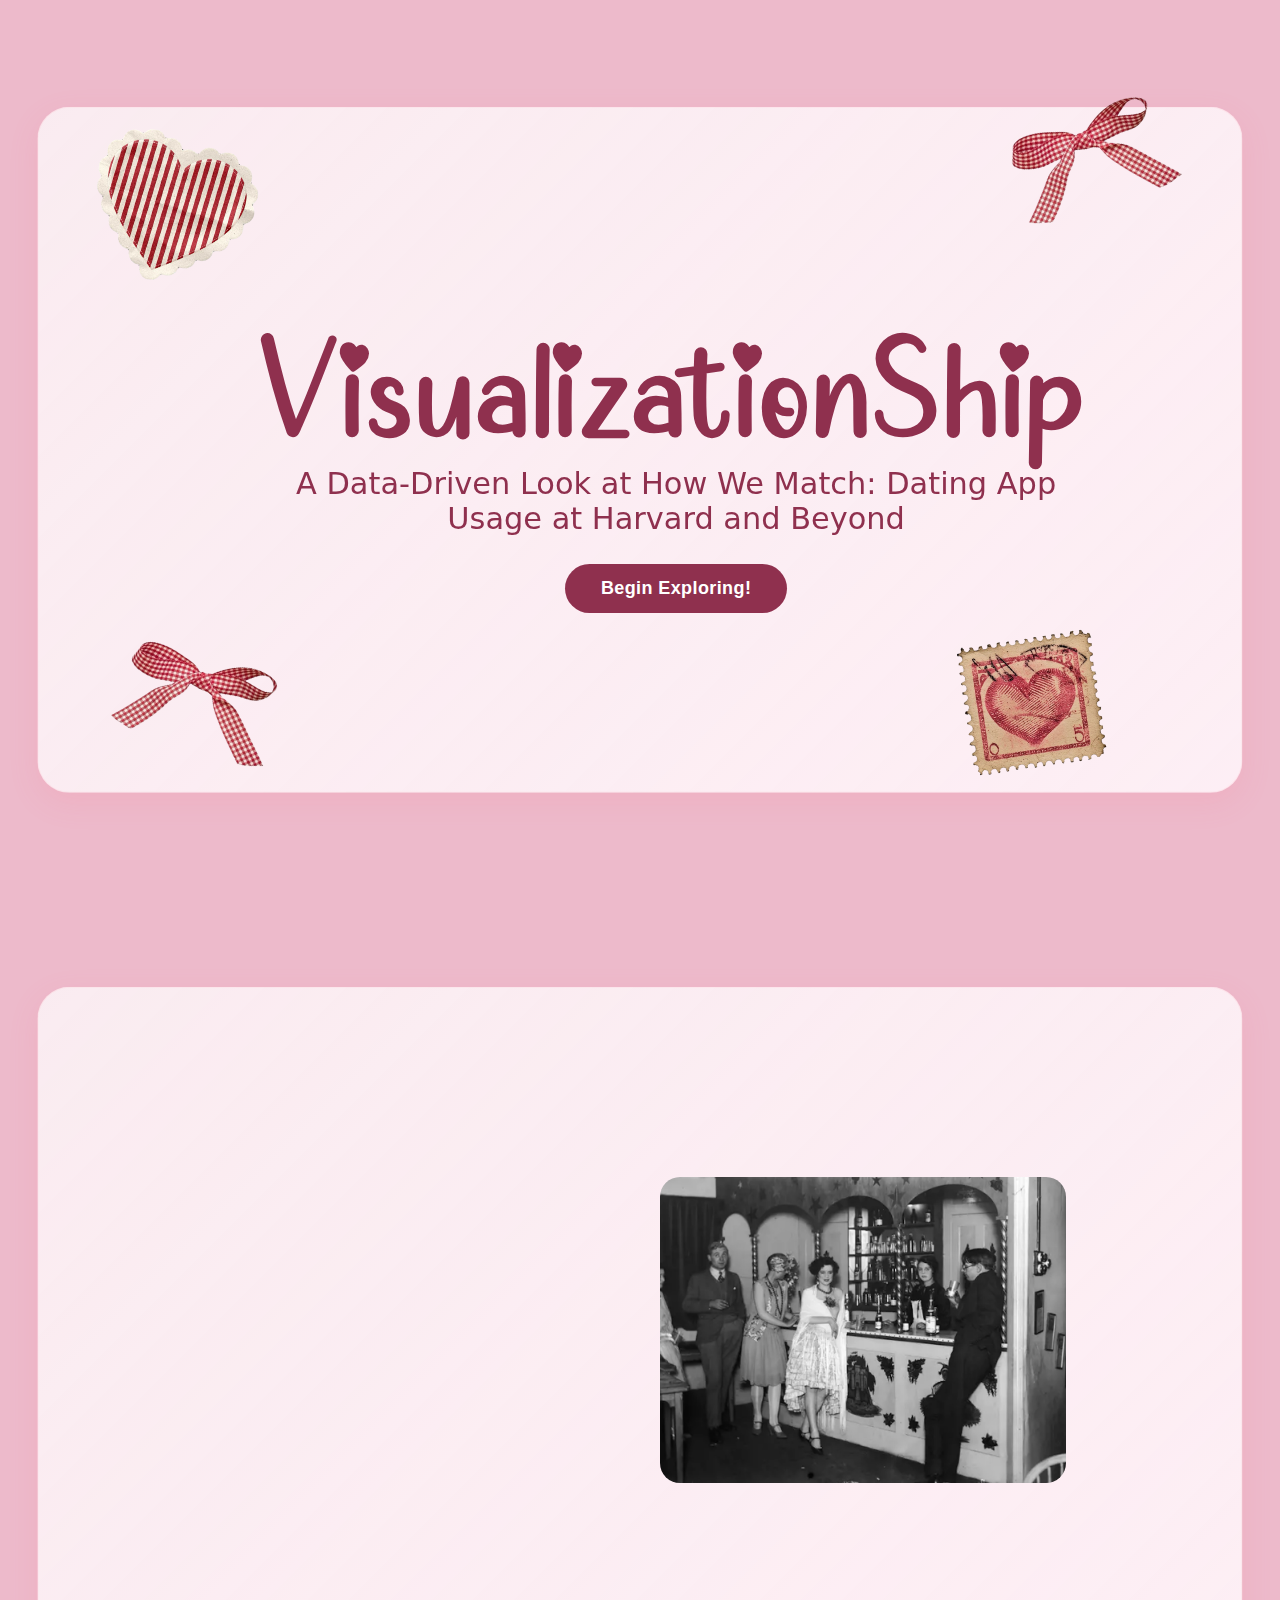
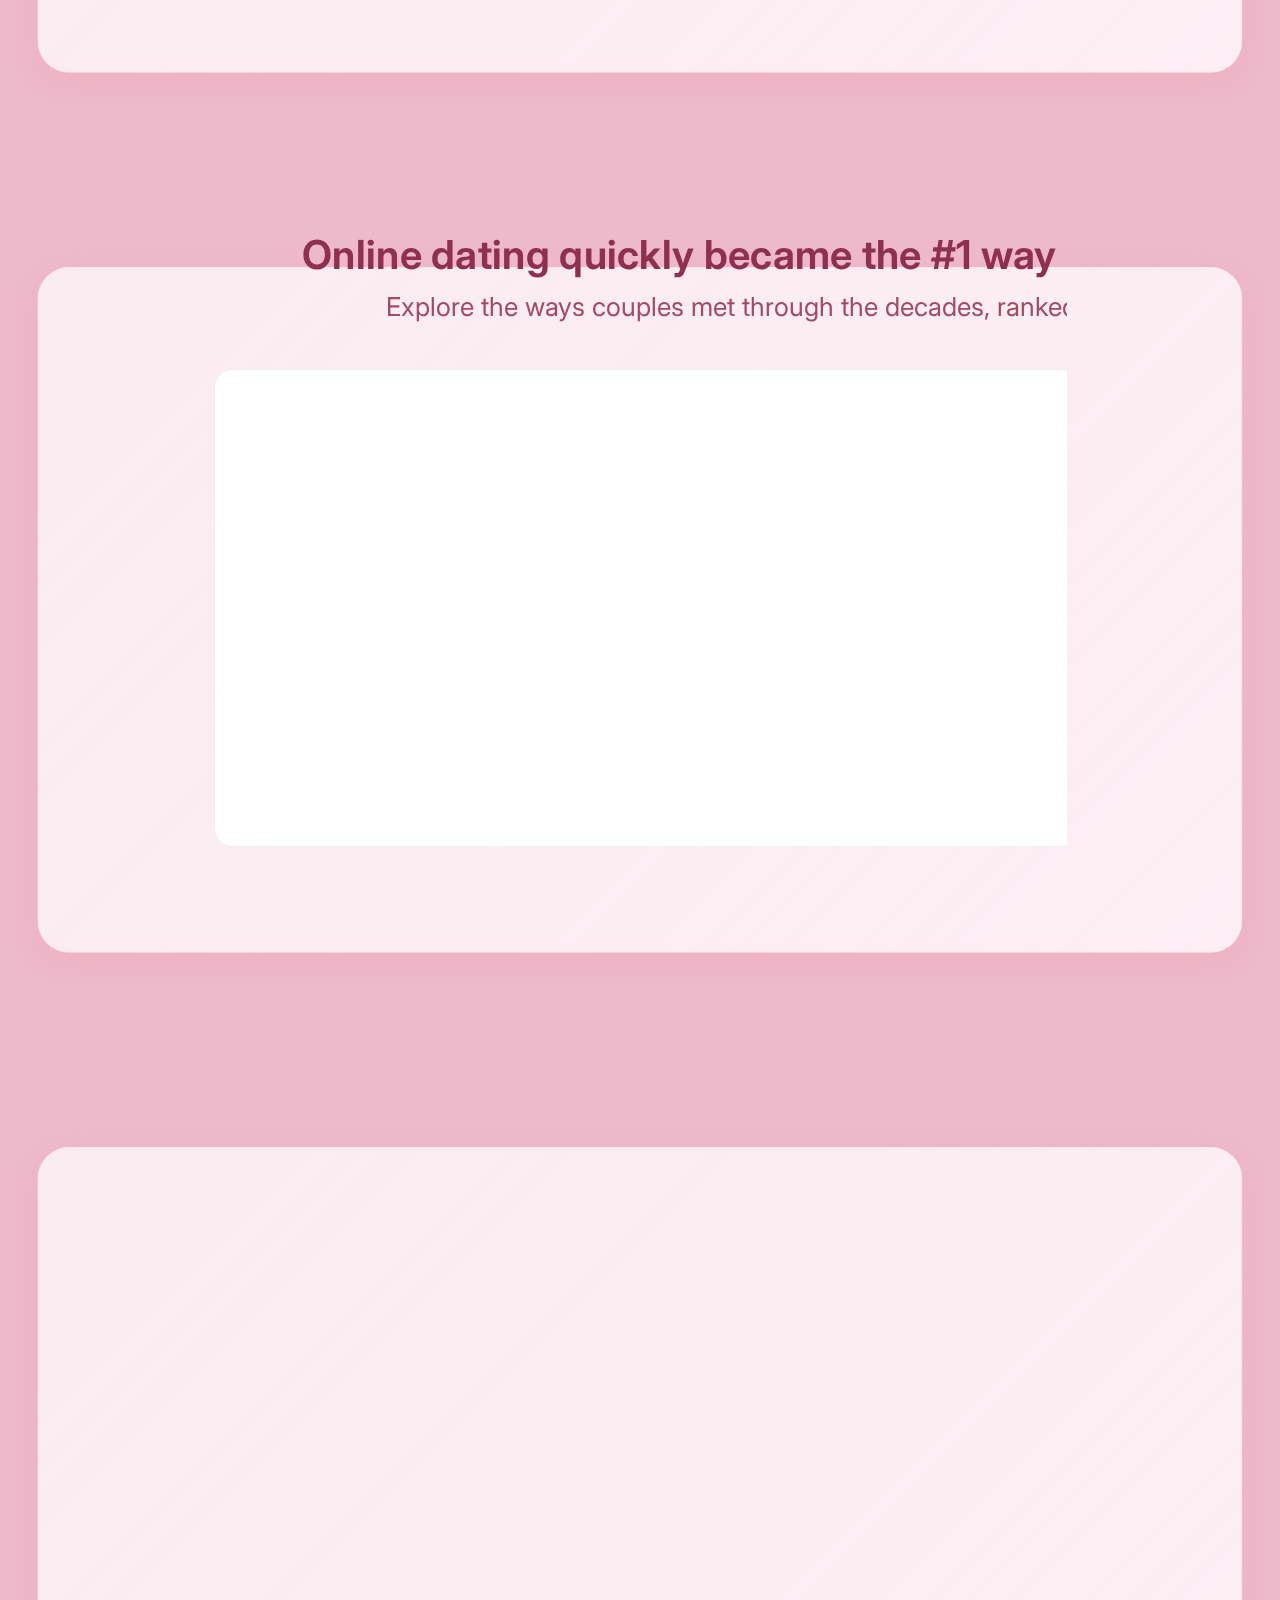
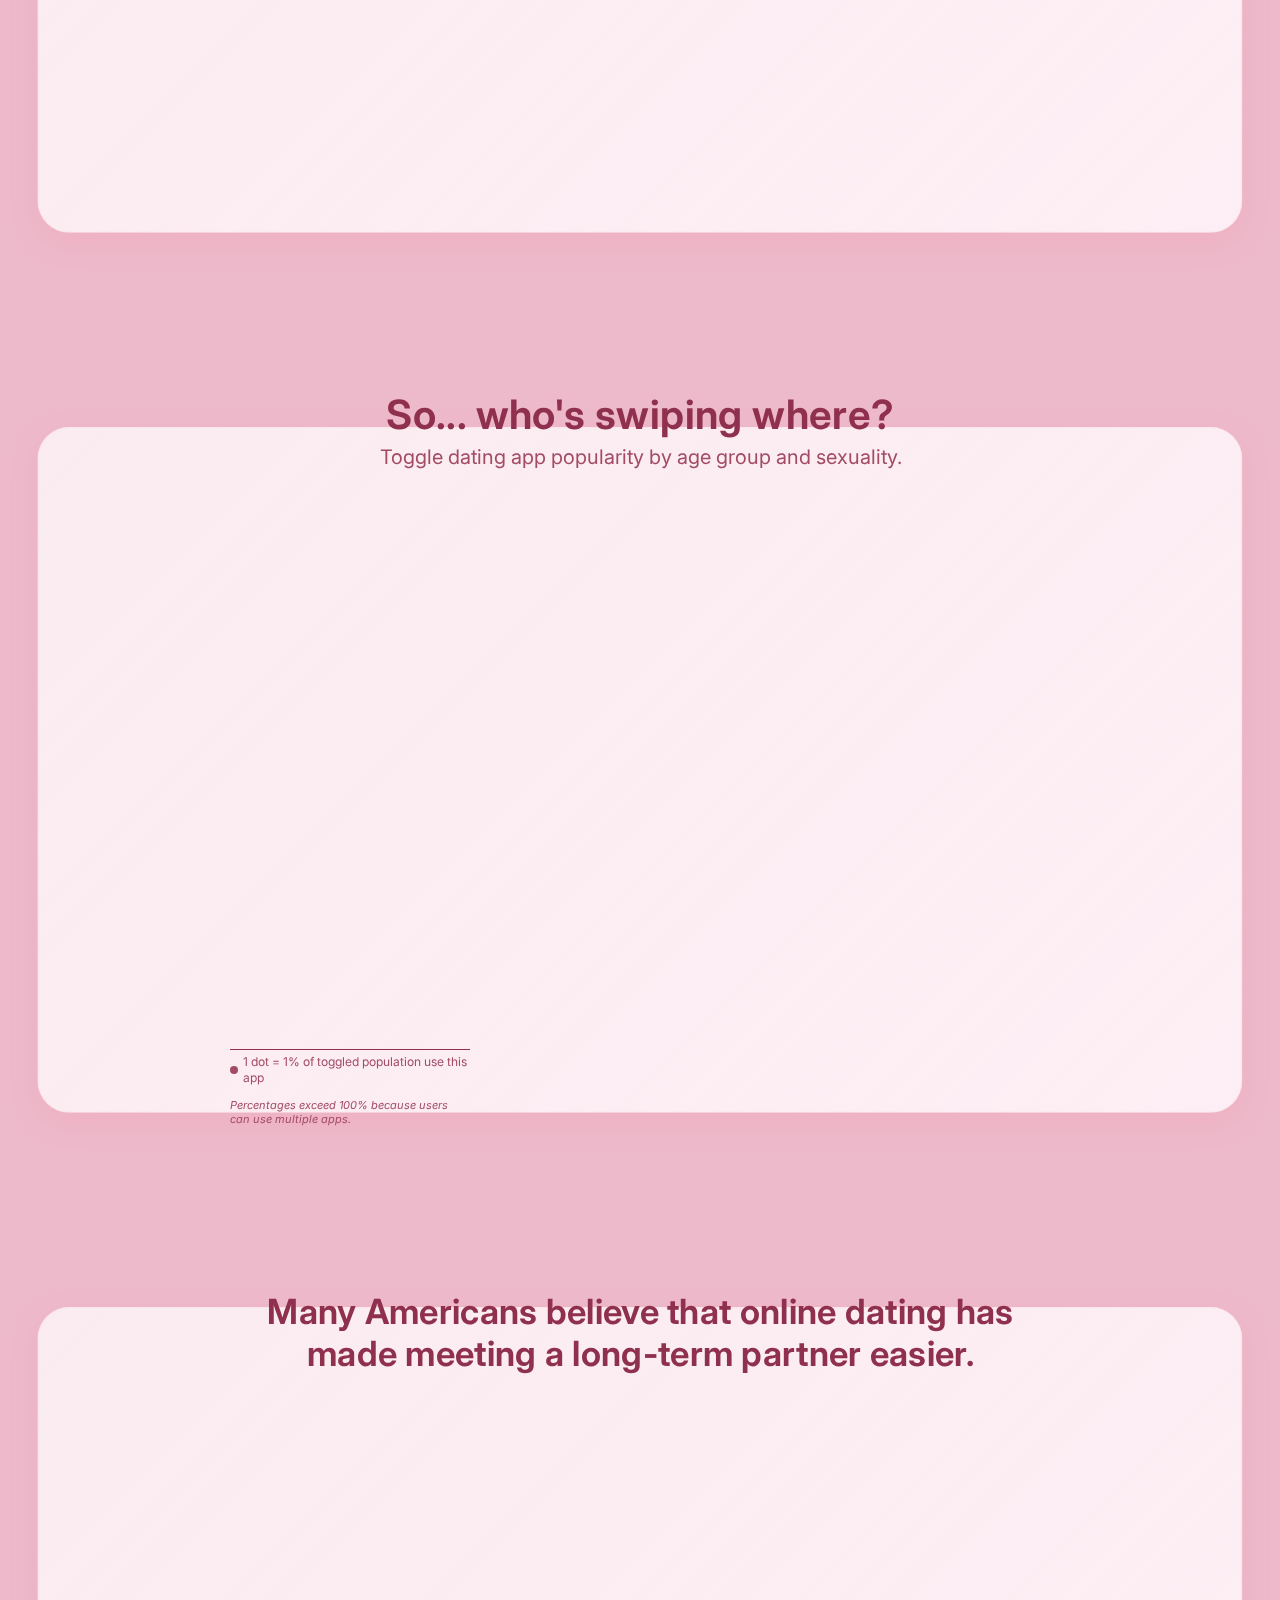
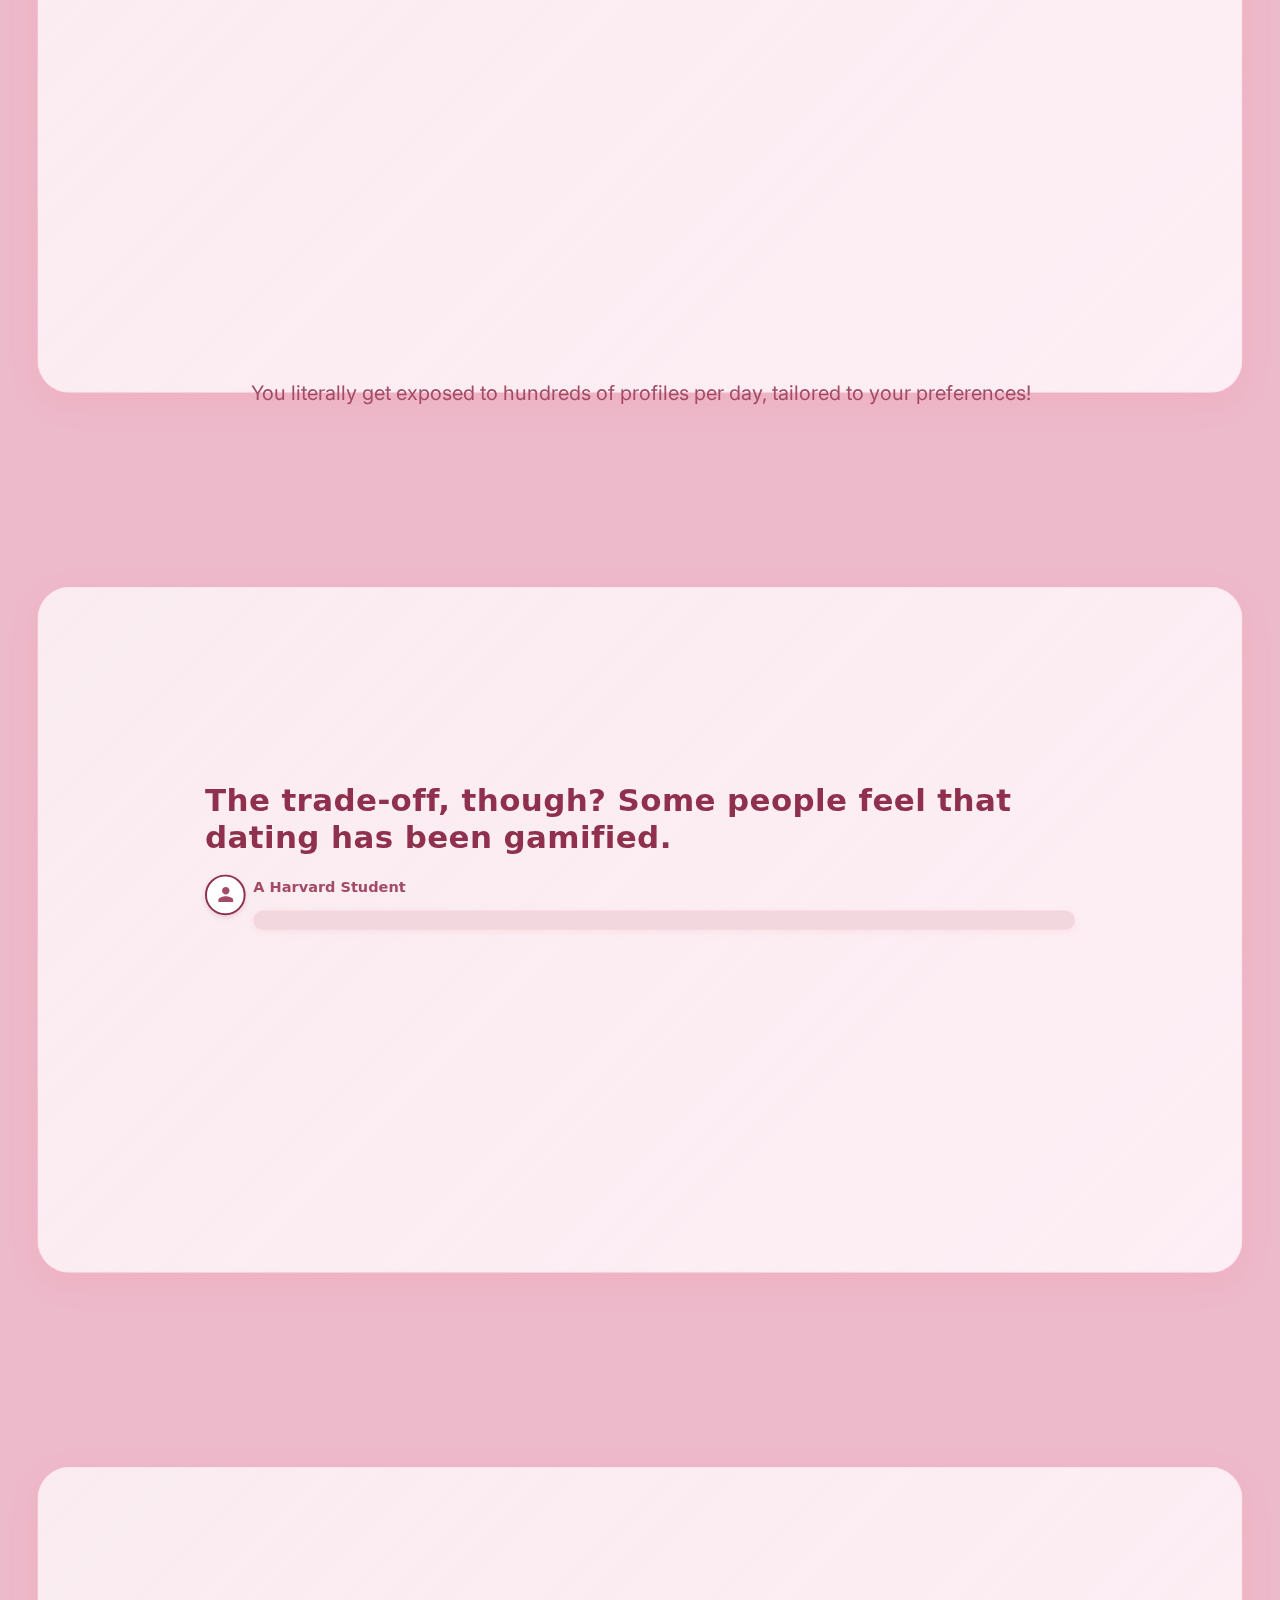
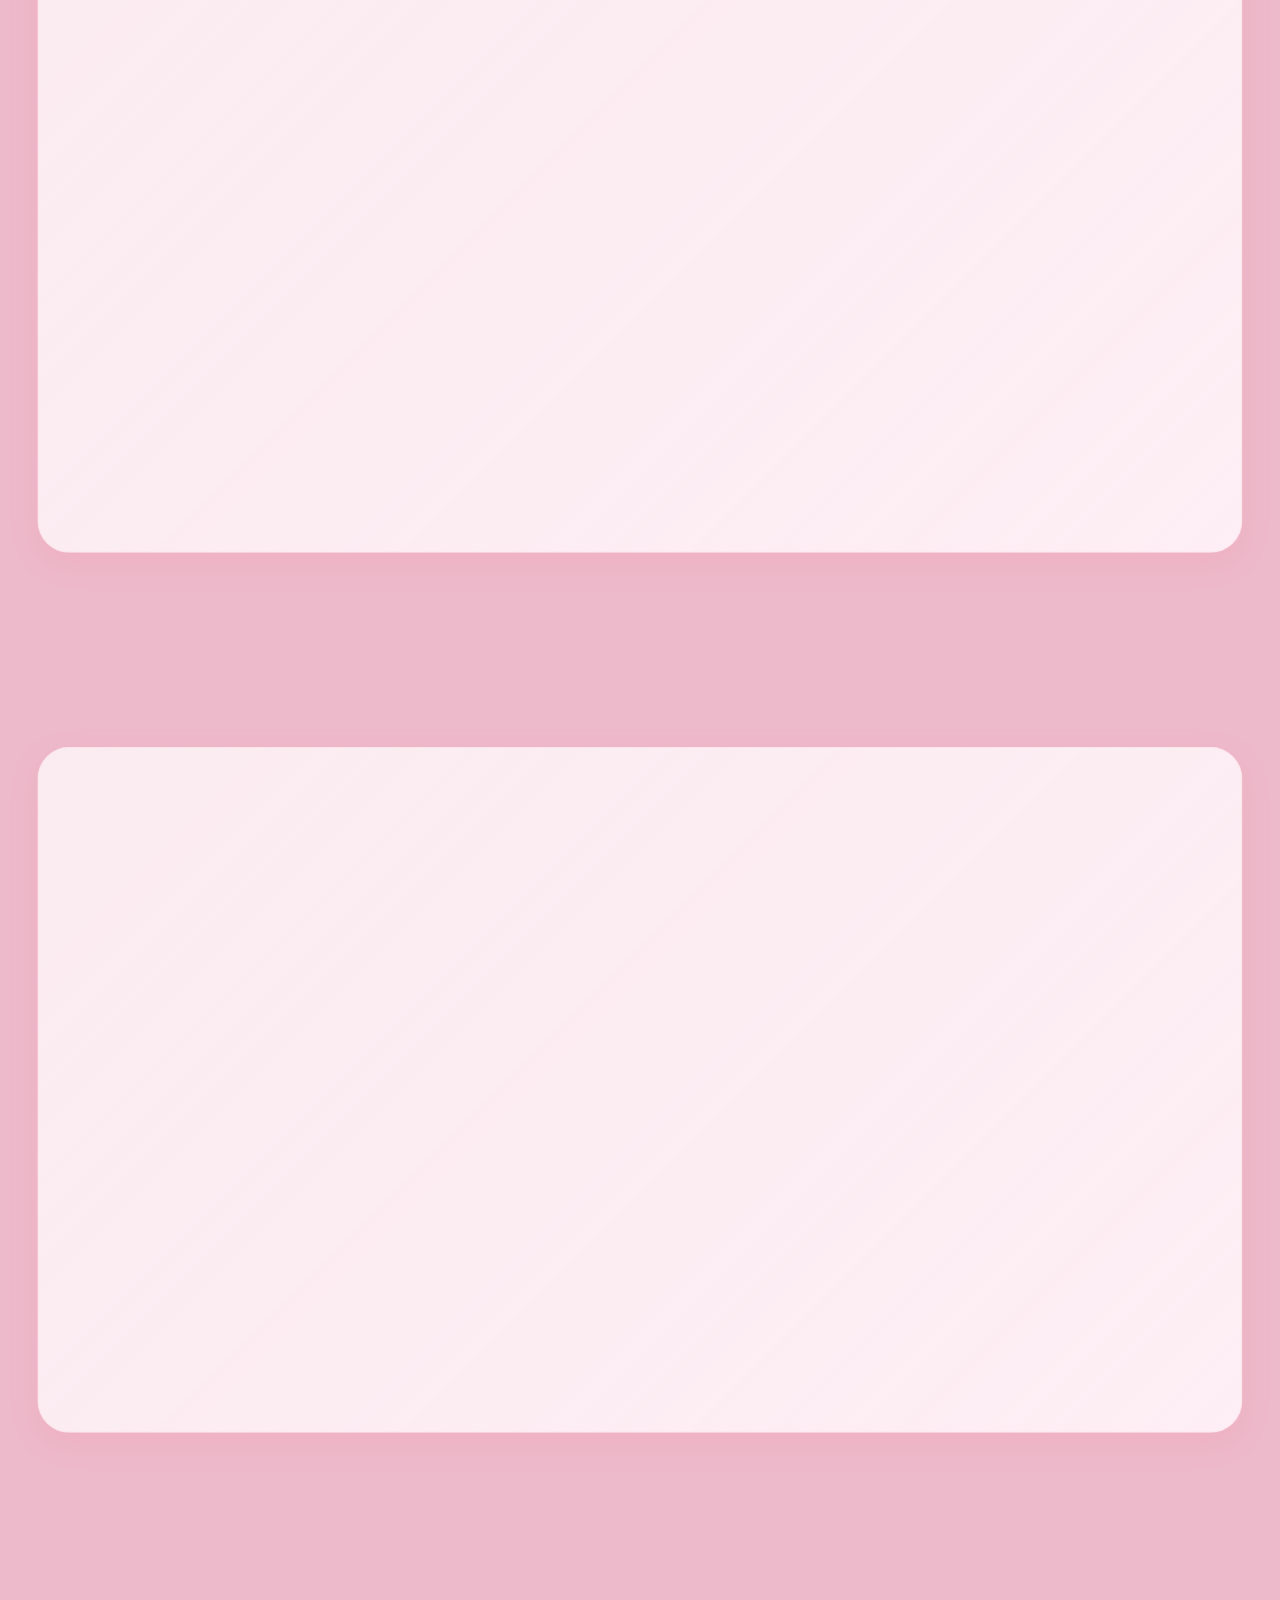
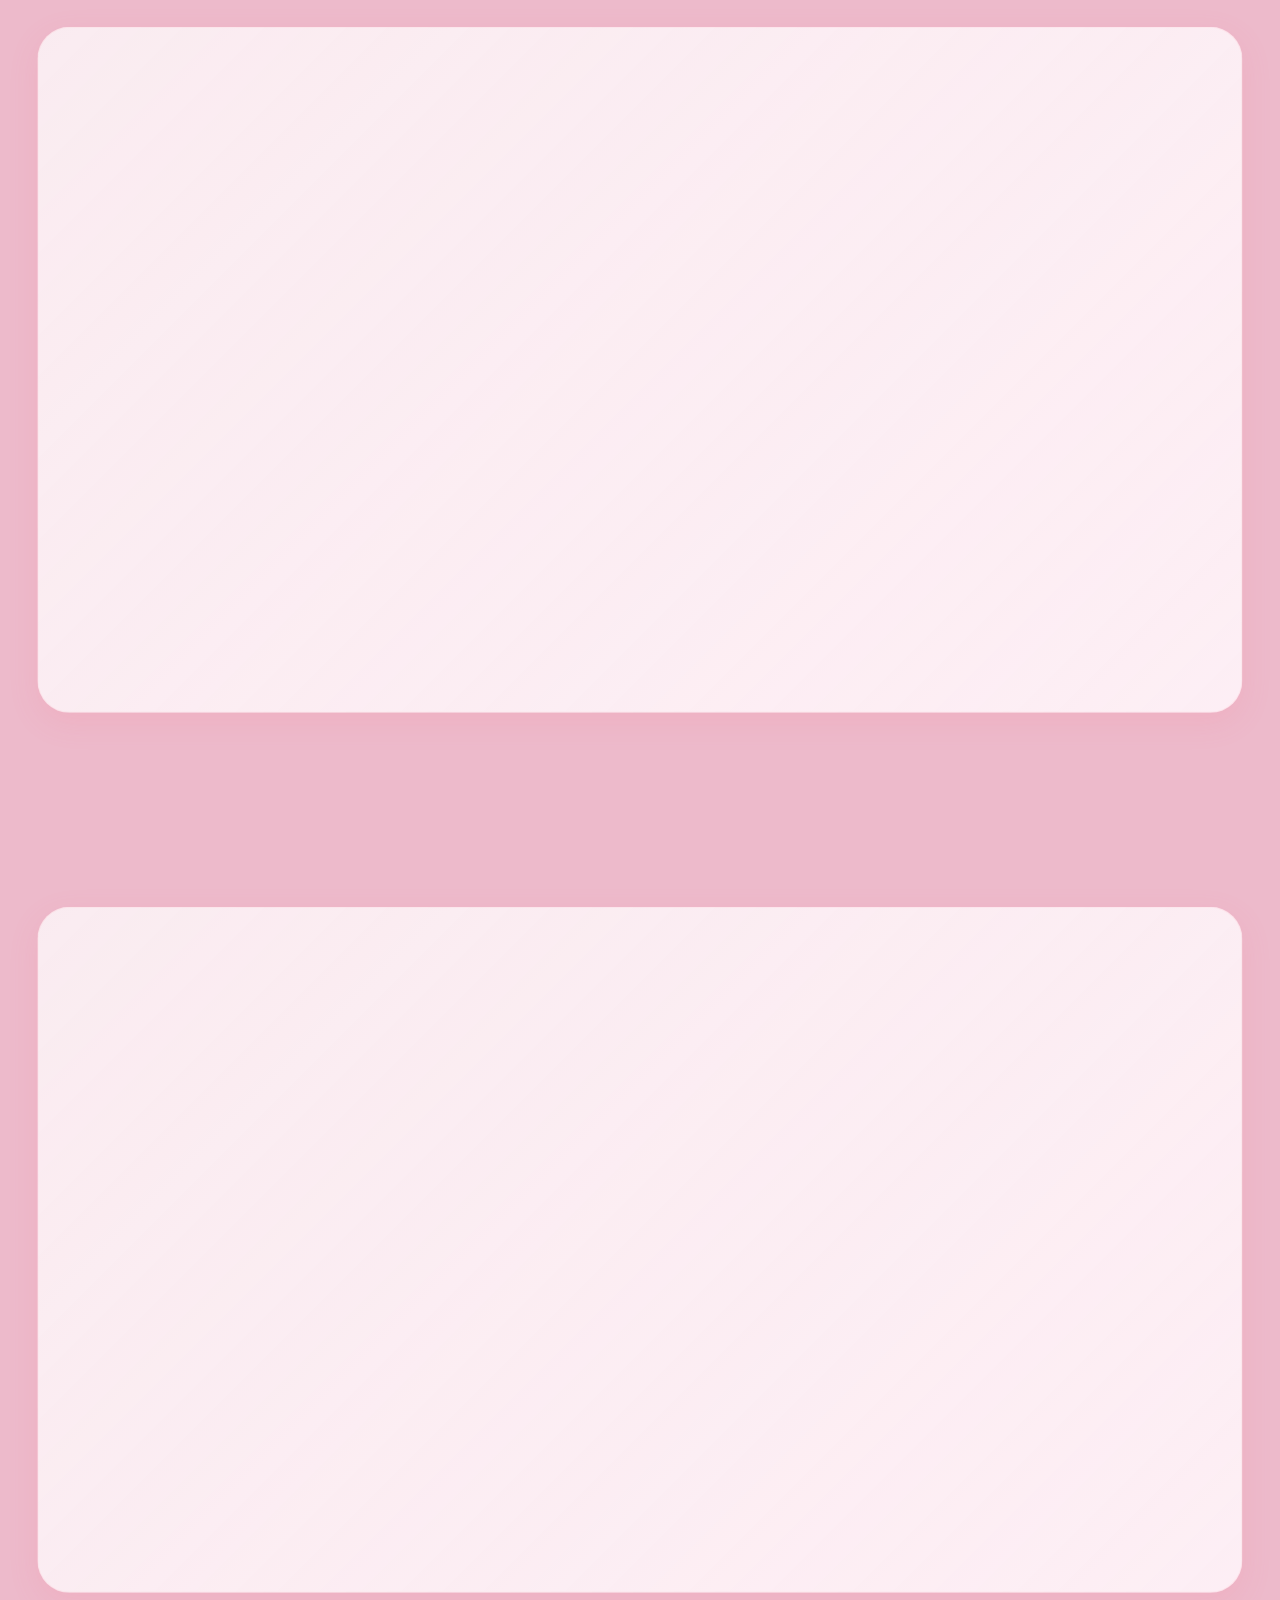
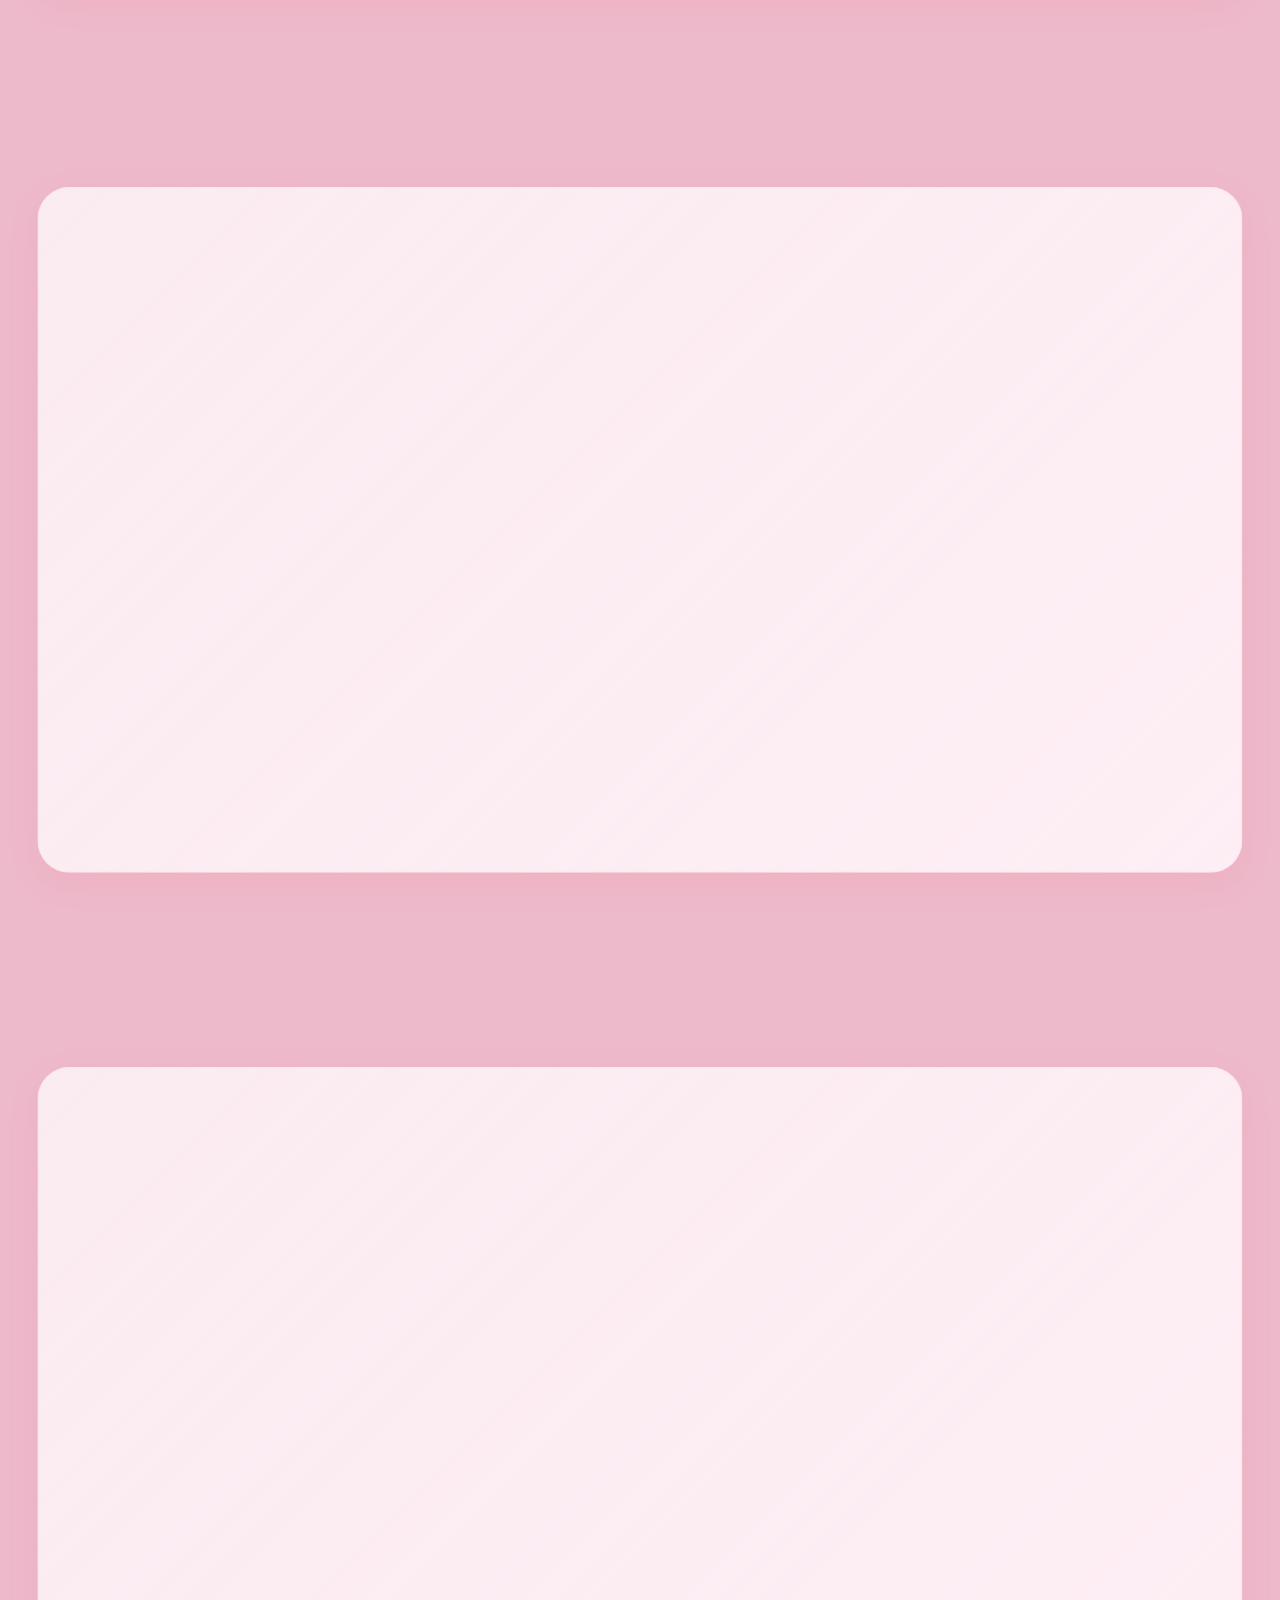
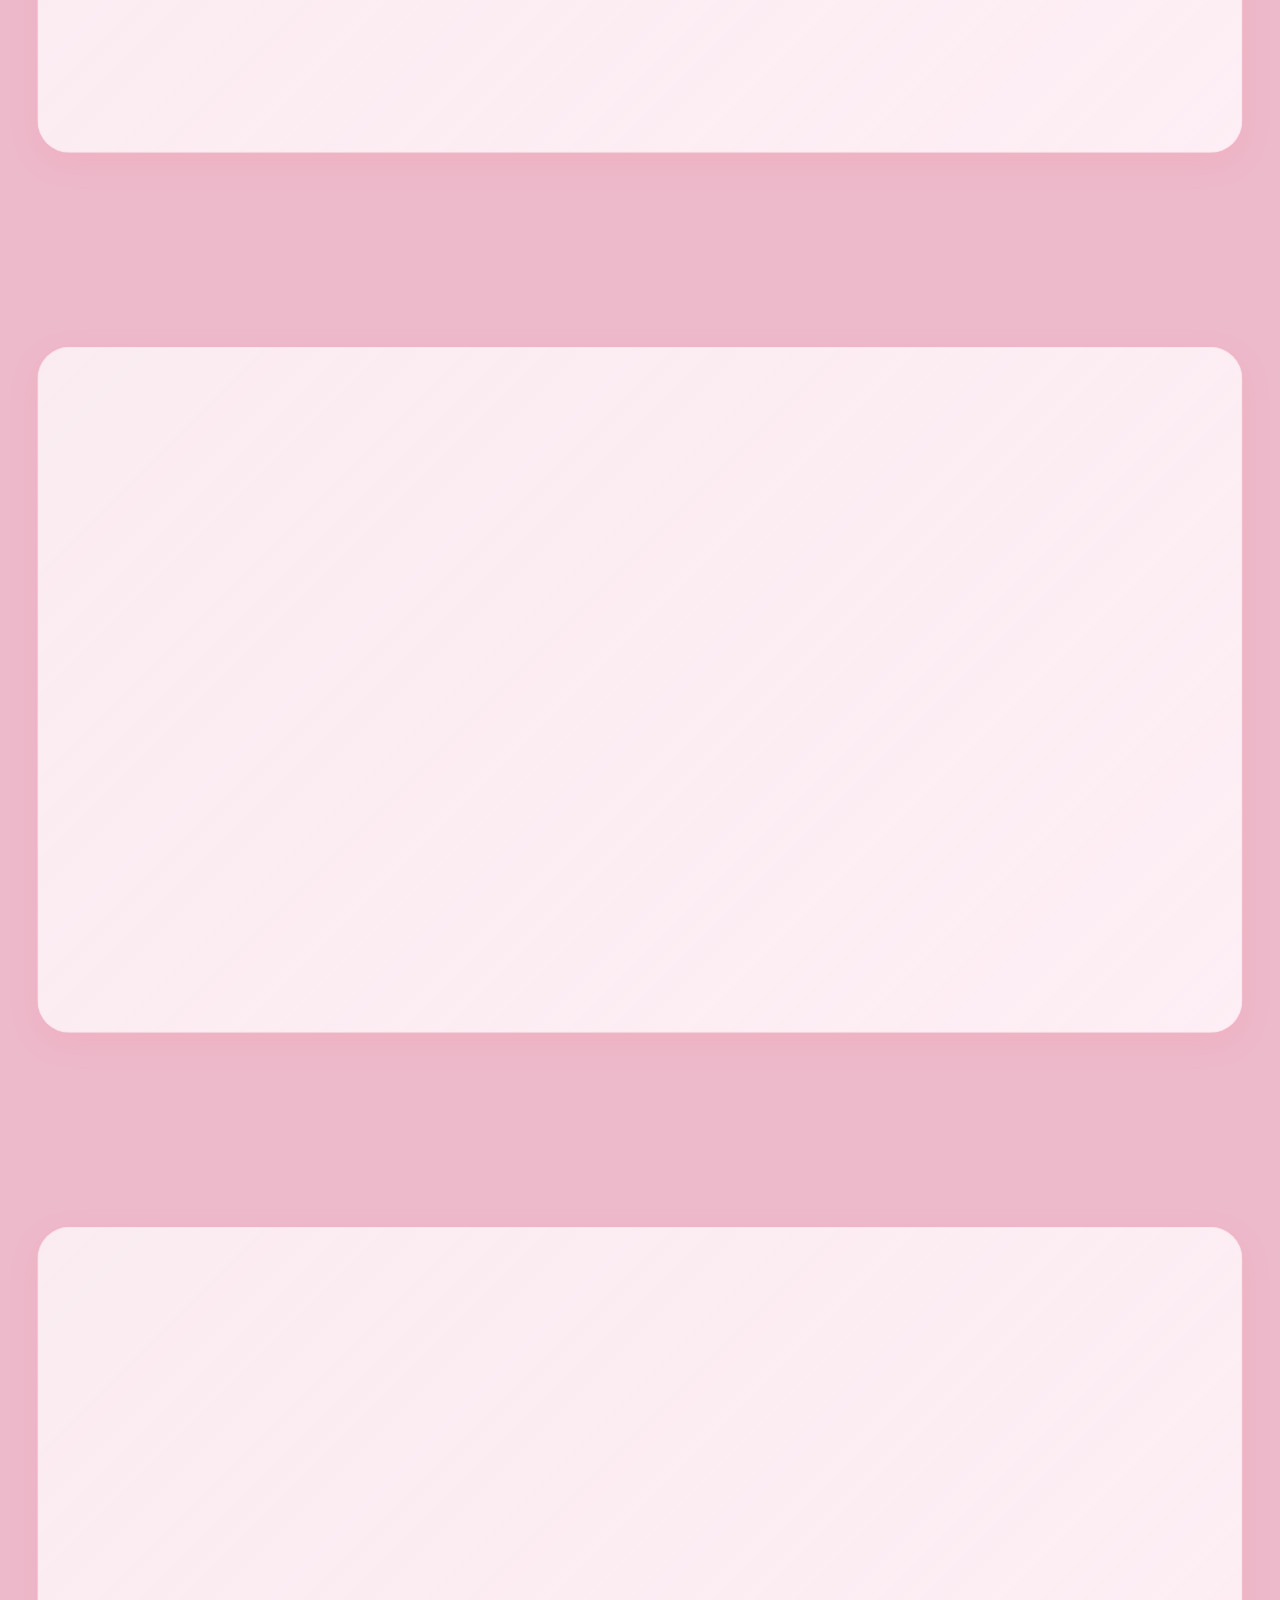
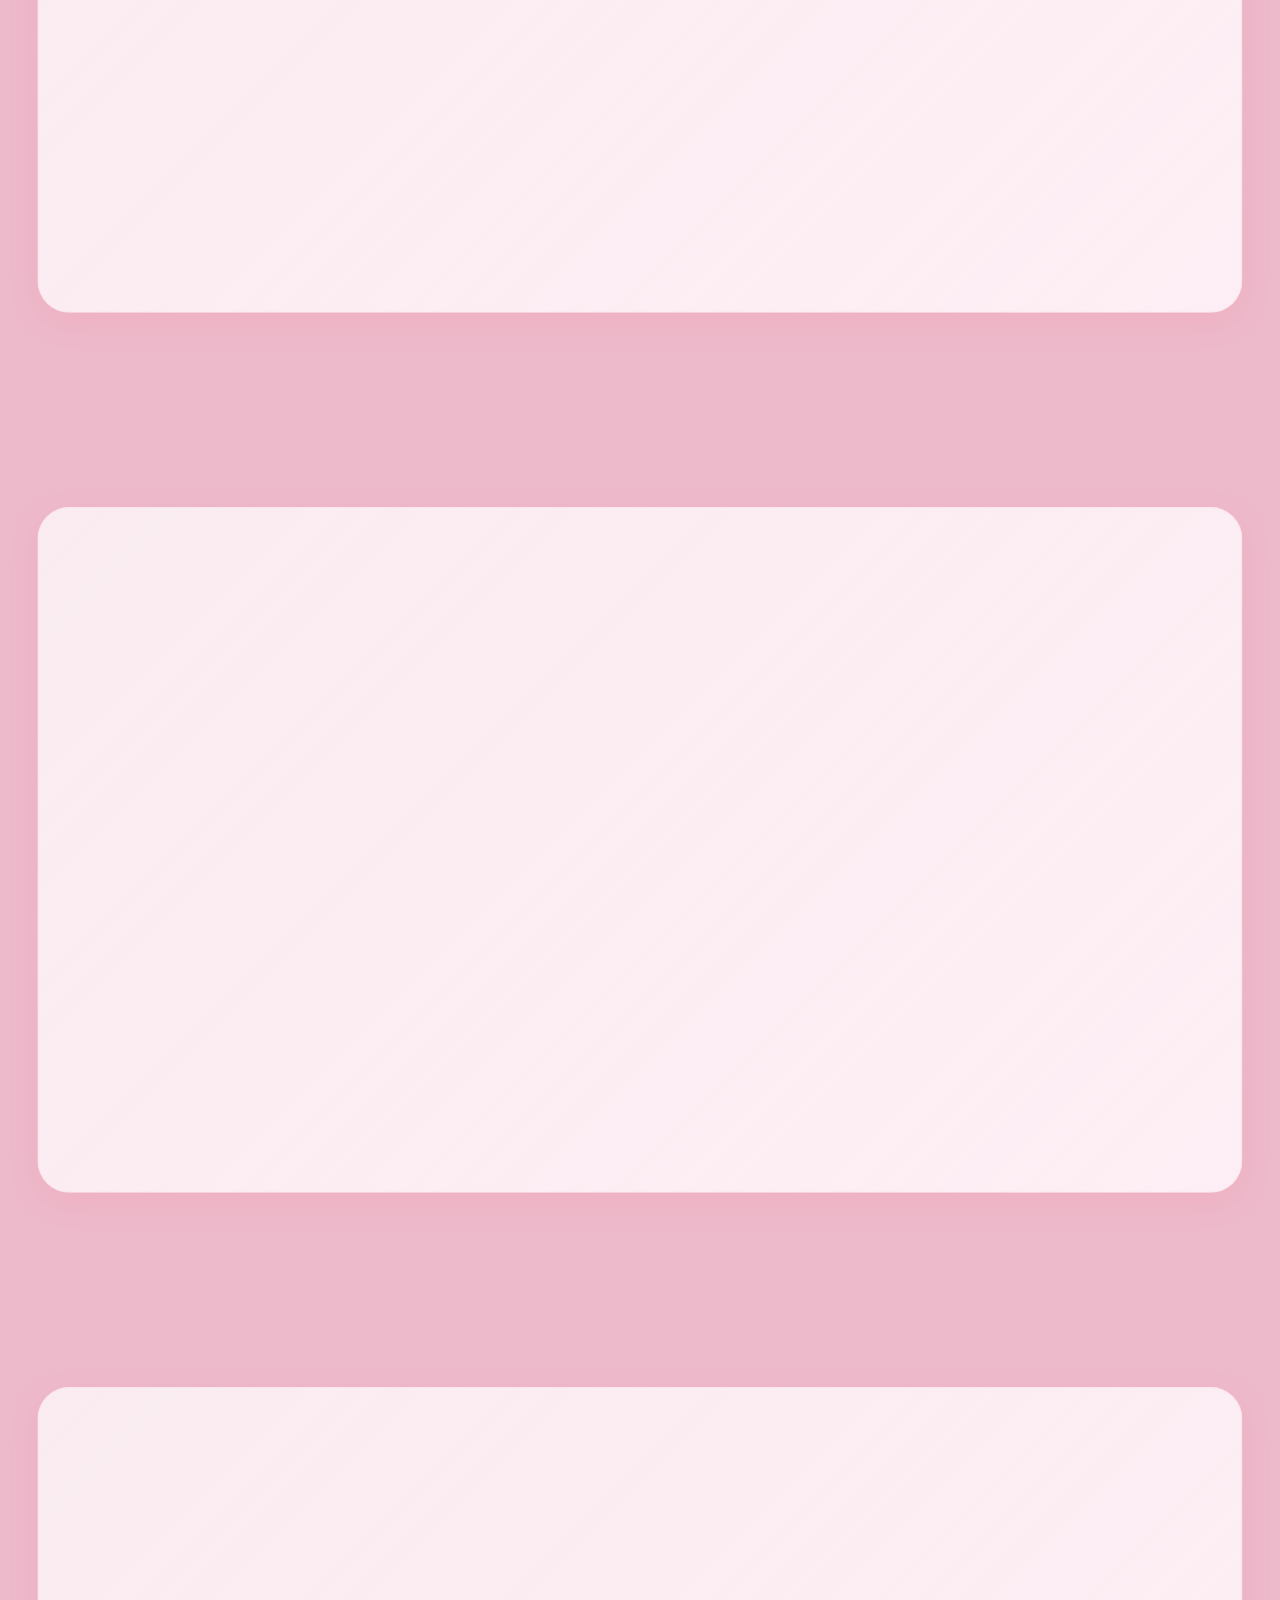
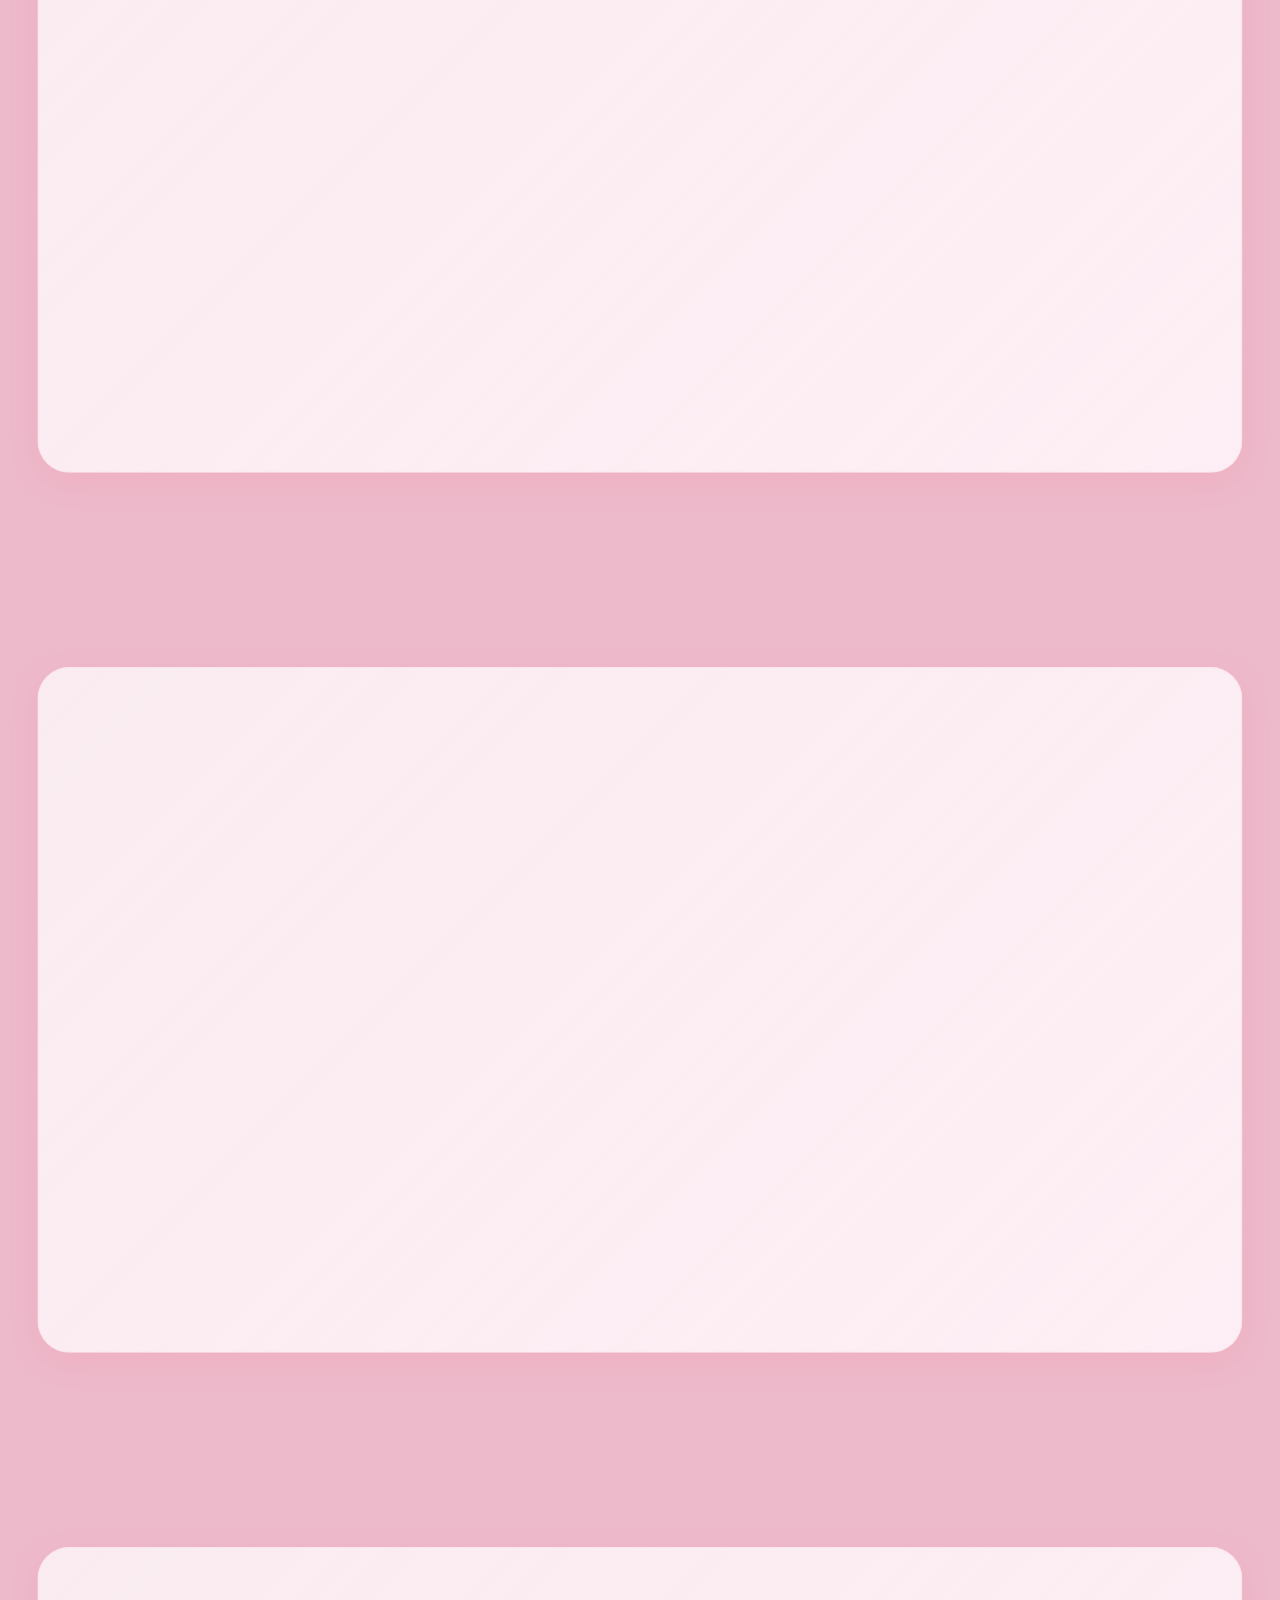
<file: index.html>
<!DOCTYPE html>
<html lang="en">
<head>
  <meta charset="utf-8" />
  <title>Dating Through the Decades</title>
  <meta name="viewport" content="width=device-width, initial-scale=1" />
  <link rel="stylesheet" href="scrolly/scrolly.css" />
</head>
<body>
  <aside class="progress is-hidden" aria-label="Scroll progress through sections">
    <ol class="progress-list"></ol>
  </aside>
  <div class="global-heart-layer" aria-hidden="true"></div>

  <main class="screens">
    <section class="screen hero" data-title="Intro">
      <div class="hero-icon-wrap hero-heart">
        <img src="images/Heart.png" alt="" class="hero-icon hero-icon-heart" />
      </div>
      <div class="hero-icon-wrap hero-bow-left">
        <img src="images/Bow.png" alt="" class="hero-icon hero-icon-bow-left" />
      </div>
      <div class="hero-content">
        <h1>VisualizationShip</h1>
        <p class="hero-subtitle">A Data-Driven Look at How We Match: Dating App Usage at Harvard and Beyond</p>
        <button class="hero-cta" type="button">
          Begin Exploring!
        </button>
      </div>
      <div class="hero-icon-wrap hero-bow-right">
        <img src="images/Bow.png" alt="" class="hero-icon hero-icon-bow-right" />
      </div>
      <div class="hero-stamp">
        <img src="images/stamp.png" alt="" class="hero-stamp-img" />
      </div>
    </section>

    <section class="screen story" data-title="Origins">
      <div class="story-content">
        <div class="text-block">
          <p class="deck type-text" data-text="Think about how people used to meet their partners—through friends, at work, in a coffee shop, or maybe at a party."></p>
          <p class="deck type-text" data-text="But in the 1980s, a new way to find love began to emerge: online dating."><span class="deck-highlight"></span></p>
        </div>
        <figure class="story-figure">
          <img class="tilt-on-hover" src="images/image1.jpg" alt="A collage of couples meeting across different decades" />
          <img class="overlay-image" src="images/1980sdatingapp.jpg" alt="1980s dating app" style="display: none;" />
        </figure>
      </div>
    </section>

    <section class="screen viz-screen" data-title="Meeting Methods">
      <iframe class="viz-embed" src="viz/rankedmeetingmethods.html" title="How Couples Met Through the Decades" loading="lazy"></iframe>
    </section>

    <section class="screen" data-title="Dating Apps Popularity">
      <div class="text-block" style="text-align: center;">
        <h2 class="type-text" data-text="Now, in the 2020s, dating apps are very popular, especially among young adults. Over half of 18-29 year olds (53%) report having used one!"></h2>
      </div>
    </section>

    

    <section class="screen viz-screen" data-title="Popular Apps">
      <iframe class="viz-embed" src="viz/datingapps.html" title="Dating Apps Popularity" loading="lazy"></iframe>
    </section>

    <section class="screen viz-screen" data-title="Dating Easier">
      <iframe class="viz-embed" src="viz/datingeasierorharder.html" title="Online Dating Makes Meeting Easier" loading="lazy"></iframe>
    </section>

    <section class="screen" data-title="Gamification">
      <div class="gamification-scale-wrapper">
        <div class="gamification-root">
      <div class="text-block">
            <h2>The trade-off, though? Some people feel that dating has been gamified.</h2>
            <blockquote class="quote-visible">
          <p class="quote-heading">A Harvard Student</p>
          <div class="speech-bubble-container">
            <div class="speech-bubble">
              <p class="quote-text" data-quote="&quot;Online dating apps gamify dating and often make it very unserious... (e.g., &apos;Looking for short-term relationships&apos;).&quot;"></p>
            </div>
          </div>
        </blockquote>
            <blockquote class="quote-right">
              <p class="quote-heading">A Harvard Student</p>
              <div class="speech-bubble-container">
                <div class="speech-bubble">
                  <p class="quote-text" data-quote="&quot;It&apos;s hard to find anything real when everyone&apos;s busy chasing likes and swipe rights.&quot;"></p>
                </div>
              </div>
            </blockquote>
            <blockquote>
              <p class="quote-heading">Dr. Alina Liu, Clinical Psychologist</p>
              <div class="speech-bubble-container">
                <div class="speech-bubble">
                  <p class="quote-text" data-quote="&quot;Without intention or thoughtfulness, dating apps can easily become a pocket-sized dopamine machine for distraction and self-validation.&quot;"></p>
                </div>
              </div>
            </blockquote>
          </div>
        </div>
      </div>
    </section>

    <section class="screen" data-title="Match Inequality">
      <div class="text-block" style="text-align: center;">
        <h2 class="type-text" data-text="People are reduced to a few attributes, and some fare better than others..."></h2>
      </div>
    </section>

    <section class="screen viz-screen" data-title="Swipe Behavior">
      <iframe class="viz-embed" src="viz/swipesuccessbygender.html" title="Dating App Swipe Behavior" loading="lazy"></iframe>
    </section>

    <section class="screen" data-title="Gamification Impact">
      <div class="text-block" style="text-align: center;">
        <h2 class="type-text" data-text="This gamification of dating places an emphasis on the number of matches people get instead of the quality of connection. For about half of users, this sometimes leads to insecurity and being overwhelmed."></h2>
      </div>
    </section>

    <section class="screen viz-screen" data-title="Match Pressure">
      <iframe class="viz-embed" src="viz/balance.html" title="The Balance of Attention Visualization" loading="lazy"></iframe>
    </section>

    <section class="screen" data-title="Main Message">
      <div class="text-block" style="text-align: center;">
        <h2 class="type-text" data-text="But not all hope is lost! Despite the stigma surrounding it, online platforms are just the latest tool employed in the age-old human search for connection. People still value and search for the same things as before."></h2>
      </div>
    </section>

    <section class="screen viz-screen" data-title="Turning Point">
      <iframe class="viz-embed" src="viz/wordmap.html" title="Connection Word Map" loading="lazy"></iframe>
    </section>

    <section class="screen" data-title="Connection Language">
      <div class="text-block">
        <h2 class="type-text" data-text="And relationships started online can be just as meaningful and fulfilling as those started in person…" style="text-align: center;"></h2>
      </div>
    </section>

    <section class="screen viz-screen" data-title="Relationships">
      <iframe class="viz-embed" src="viz/online_hcmst.html" title="Online vs Offline Relationship Quality" loading="lazy"></iframe>
    </section>

    <section class="screen" data-title="Negative Transition">
      <div class="text-block" style="text-align: center;">
        <h2 class="type-text" data-text="That is not to say you should not be careful on dating apps. Many still report negative experiences."></h2>
      </div>
    </section>

    <section class="screen viz-screen" data-title="Harvard Sentiment">
      <iframe class="viz-embed" src="viz/negativeexperiences.html" title="Negative Sentiment Findings" loading="lazy"></iframe>
    </section>

    <section class="screen" data-title="Survey Intro">
      <div class="text-block" style="text-align: center;">
        <h2 class="type-text" data-text="Curious how you compare to the data or if dating apps are right for you? Now that you've learned about the landscape of dating apps, let's see where YOU fit in."></h2>
      </div>
    </section>

    <section class="screen" data-title="Survey">
      
      <iframe class="viz-embed" src="viz/endingsurvey.html" title="Diagnostic" loading="lazy"></iframe>
    </section>
  </main>

  <footer class="page-footer">
    <small>© 2025 VisualizationShip by Natalie Zhang, Catherine Feng, Ida Chen, & Ellen Pan</small>
  </footer>

  <button class="harvard-data-button" id="harvard-button-meeting-methods" type="button" aria-label="View Harvard Student Data for Meeting Methods">
    <img src="images/harvardlogo.png" alt="Harvard Logo" class="harvard-logo" />
    <span>Compare with Harvard Student Data</span>
  </button>

  <button class="harvard-data-button" id="harvard-button-popular-apps" type="button" aria-label="View Harvard Student Data for Popular Apps">
    <img src="images/harvardlogo.png" alt="Harvard Logo" class="harvard-logo" />
    <span>Compare with Harvard Student Data</span>
  </button>

  <button class="harvard-data-button" id="harvard-button-negative-experiences" type="button" aria-label="View Harvard Student Data for Negative Experiences">
    <img src="images/harvardlogo.png" alt="Harvard Logo" class="harvard-logo" />
    <span>Compare with Harvard Student Data</span>
  </button>

  <script type="module" src="scrolly/scrolly.js"></script>
</body>
</html>
</file>
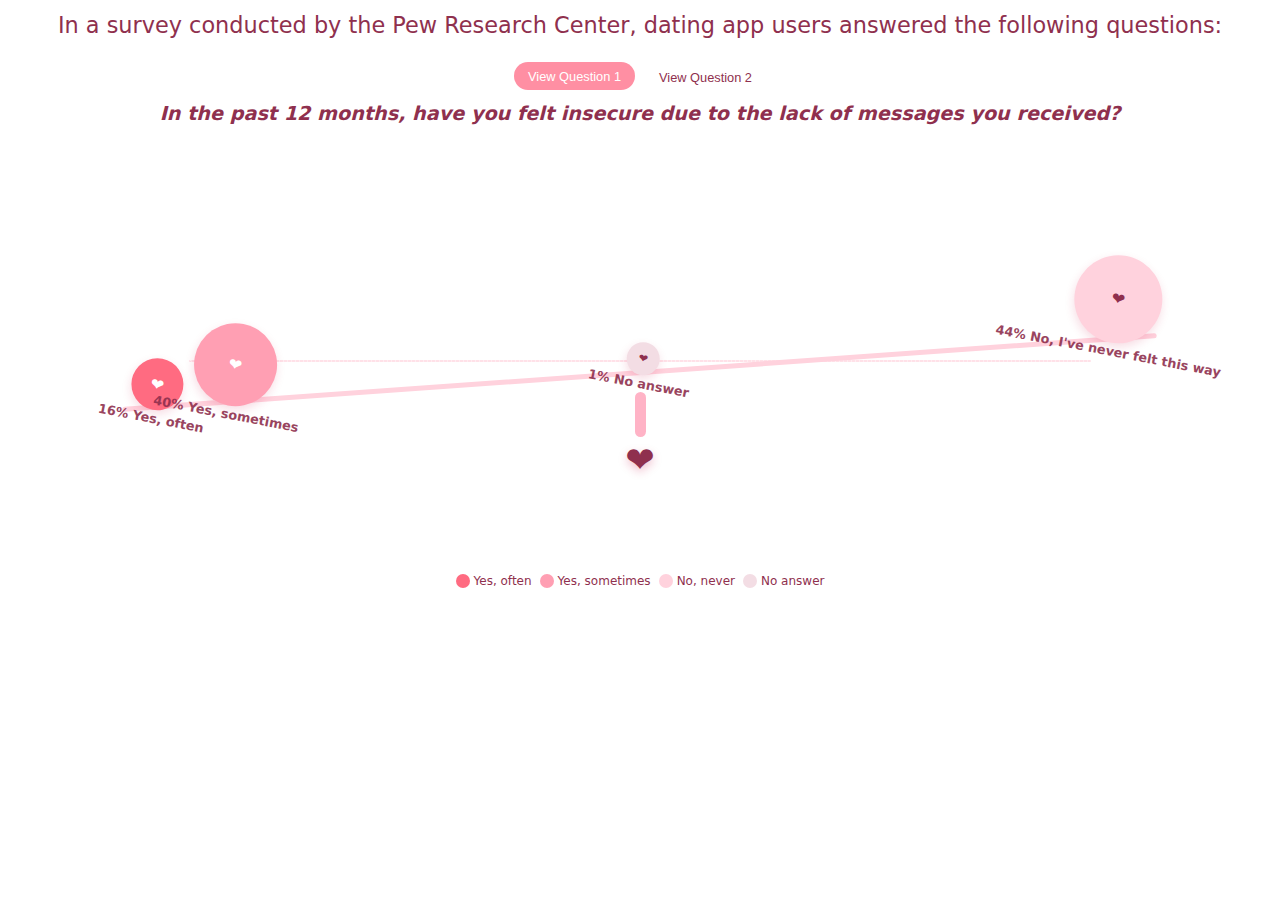
<file: viz/balance.html>
<!DOCTYPE html>
<html lang="en">
<head>
  <meta charset="UTF-8" />
  <title>The Balance of Attention – Pew ATP 111</title>
  <style>
* {
  box-sizing: border-box;
  margin: 0;
  padding: 0;
}

body {
  margin: 0;
  padding: 0;
  width: 100%;
  height: 100%;
  overflow: hidden;
  font-family: "Inter", system-ui, -apple-system, Segoe UI, Roboto, sans-serif;
}

.page-wrap {
  width: 100%;
  height: 100%;
  margin: 0;
  padding: 0;
  display: flex;
  flex-direction: column;
  overflow: hidden;
  box-sizing: border-box;
  position: relative;
}

header {
  flex-shrink: 0;
  padding: clamp(8px, 1.2vh, 16px) clamp(12px, 2vw, 20px);
}

header h1 {
  font-size: clamp(1.6rem, 2.5vw + 1.2vh, 2.3rem);
  letter-spacing: 0.14em;
  text-transform: uppercase;
  text-align: center;
  color: #c9184a;
  margin-bottom: clamp(4px, 0.6vh, 6px);
}

.intro-heading {
  text-align: center;
  font-size: clamp(1rem, 1.8vw + 0.8vh, 1.4rem);
  color: #8f304e;
  margin-bottom: clamp(4px, 0.6vh, 8px);
  font-weight: 500;
  padding: 0 clamp(12px, 2vw, 20px);
  flex-shrink: 0;
  line-height: 1.3;
}

.subtitle {
  text-align: center;
  font-size: clamp(0.75rem, 1.1vw + 0.5vh, 0.92rem);
  color: #8f304e;
  opacity: 0.9;
  margin-bottom: clamp(12px, 1.5vh, 18px);
}

.toggle-wrap {
  display: flex;
  justify-content: center;
  gap: clamp(6px, 1vw, 10px);
  margin-bottom: clamp(2px, 0.5vh, 4px);
  flex-shrink: 0;
  padding: clamp(4px, 0.8vh, 8px) 0;
}

.mode-btn {
  border: none;
  padding: clamp(5px, 0.7vh, 7px) clamp(10px, 1.2vw, 14px);
  border-radius: 999px;
  font-size: clamp(0.7rem, 1vw + 0.4vh, 0.8rem);
  cursor: pointer;
  background: #fff;
  color: #8f304e;
  transition: all 0.2s ease;
}

.mode-btn.active {
  background: #ff8fa3;
  color: #fff;
  transform: translateY(-1px);
}

.mode-btn:hover {
  transform: translateY(-1px);
}

.viz-wrap {
  flex: 1;
  display: flex;
  flex-direction: column;
  justify-content: center;
  align-items: center;
  padding: clamp(10px, 1.5vh, 20px);
  padding-top: clamp(100px, 15vh, 200px);
  position: relative;
  overflow: visible;
  box-sizing: border-box;
  min-height: 0;
}

.hearts-caption {
  text-align: center;
  font-size: clamp(0.9rem, 1.6vw + 0.7vh, 1.2rem);
  font-weight: bold;
  font-style: italic;
  color: #8f304e;
  margin-bottom: clamp(60px, 10vh, 120px);
  margin-top: 0;
  flex-shrink: 0;
  padding: 0 clamp(12px, 2vw, 20px);
  line-height: 1.3;
}

.scale-wrap {
  position: relative;
  margin: 0 auto;
  width: 100%;
  max-width: 90%;
  flex-shrink: 1;
  min-width: 0;
  transform-origin: center center;
  margin-bottom: clamp(80px, 12vh, 150px);
}

/* Rope above the beam */
.scale-rope {
  position: absolute;
  top: 8px;
  left: 10%;
  right: 10%;
  height: 0;
  border-top: 2px dotted rgba(255, 179, 198, 0.4);
  border-radius: 999px;
  box-shadow: none;
}

/* Beam */
.scale-beam {
  position: relative;
  margin: clamp(16px, 2vh, 26px) auto 0;
  width: 92%;
  height: clamp(4px, 0.6vh, 6px);
  background: #ffd2dd;
  border-radius: 999px;
  transform-origin: 50% 50%;
  transition: transform 0.4s cubic-bezier(.25,.8,.25,1);
  display: flex;
  justify-content: space-between;
  align-items: flex-end;
}

#hearts-middle {
  position: absolute;
  left: 50%;
  bottom: 0;
  transform: translateX(-50%);
  display: flex;
  align-items: flex-end;
  gap: clamp(4px, 0.8vw, 8px);
  padding: clamp(8px, 1.2vh, 12px) clamp(2px, 0.5vw, 4px) 0;
}


.heart-group {
  position: relative;
  display: flex;
  align-items: flex-end;
  gap: clamp(4px, 0.8vw, 8px);
  padding: clamp(8px, 1.2vh, 12px) clamp(2px, 0.5vw, 4px) 0;
}

/* Hearts */
.heart {
  position: relative;
  display: flex;
  align-items: center;
  justify-content: center;
  border-radius: 999px;
  cursor: pointer;
  box-shadow: 0 4px 10px rgba(201,24,74,0.15);
  transform-origin: center bottom;
  transition: all 0.25s ease;
  z-index: 1;
}

.heart-label {
  position: absolute;
  bottom: clamp(-16px, -1.5vh, -18px);
  left: 50%;
  transform: translateX(-50%);
  width: max-content;
  font-size: clamp(0.6rem, 1vw + 0.4vh, 0.8rem);
  font-weight: bold;
  color: #8f304e;
  opacity: 0.9;
  white-space: nowrap;
  z-index: 10;
}

/* Sizes */
.heart-often {
  /* remove width/height here */
  font-size: clamp(0.8rem, 1.2vw + 0.5vh, 1.0rem);
  transform: rotate(15deg);
  background: #ff6b81;
  color: #fff;
}

.heart-sometimes {
  /* remove width/height here */
  font-size: clamp(0.8rem, 1.2vw + 0.5vh, 1.0rem);
  transform: rotate(15deg);
  background:#ff9fb3;
  color: #fff;
}

.heart-never {
  /* remove width/height here */
  font-size: clamp(0.8rem, 1.2vw + 0.5vh, 1.0rem);
  transform: rotate(15deg);
  background:#ffd2dd;
  color: #8f304e;
}

.heart-na {
  /* remove width/height here */
  font-size: clamp(0.6rem, 1vw + 0.4vh, 0.7rem);
  transform: rotate(15deg);
  background: #f3dde4;
  color: #8f304e;
}



/* Colors */
.heart-often {
  background: #ff6b81;
  color: #fff;
}

.heart-sometimes {
  background:#ff9fb3;
  color: #fff;
}

.heart-never {
  background:#ffd2dd;
  color: #8f304e;
}

.heart-na {
  background: #f3dde4;
  color: #8f304e;
}

/* Hover pulse */
.heart:hover {
  transform: translateY(-4px) scale(1.06);
  box-shadow: 0 8px 20px rgba(201,24,74,0.26);
}

/* Base */
.scale-base {
  position: relative;
  margin: clamp(12px, 1.8vh, 20px) auto 0;
  width: clamp(36px, 4vw, 46px);
  display: flex;
  flex-direction: column;
  align-items: center;
  gap: clamp(1px, 0.3vh, 2px);
}

.scale-pillar {
  width: clamp(9px, 1.2vw, 11px);
  height: clamp(40px, 5vh, 55px);
  background: #ffb3c6;
  border-radius: 999px;
}

.scale-heart {
  font-size: clamp(1.6rem, 2.5vw + 1vh, 2.2rem);
  text-shadow: 0 4px 10px rgba(201,24,74,0.25);
  color: #8f304e;
}

.legend {
  position: absolute;
  bottom: clamp(8px, 1.5vh, 16px);
  left: 0;
  right: 0;
  display: flex;
  flex-wrap: wrap;
  justify-content: center;
  gap: clamp(4px, 0.8vw, 8px);
  font-size: clamp(0.6rem, 1vw + 0.4vh, 0.75rem);
  color: #8f304e;
  padding: 0 clamp(8px, 1.5vw, 16px);
  z-index: 10;
  margin-top: clamp(50px, 8vh, 100px);
}

.legend-item {
  display: inline-flex;
  align-items: center;
  gap: clamp(2px, 0.5vw, 4px);
}

.swatch {
  width: clamp(10px, 1.3vw, 14px);
  height: clamp(10px, 1.3vw, 14px);
  border-radius: 999px;
}

.swatch-often { background: #ff6b81; }
.swatch-sometimes { background: #ff9fb3; }
.swatch-never { background: #ffd2dd; }
.swatch-na { background: #f3dde4; }

/* Tooltip */
.tooltip {
  position: fixed;
  background: rgba(255, 240, 245, 0.98);
  border-radius: 10px;
  padding: 6px 8px;
  font-size: 0.7rem;
  color: #8f304e;
  box-shadow: 0 6px 16px rgba(201,24,74,0.3);
  pointer-events: none;
  opacity: 0;
  transition: opacity 0.15s ease, transform 0.15s ease;
  transform: translateY(4px);
  z-index: 100;
}

.tooltip.visible {
  opacity: 1;
  transform: translateY(0);
}

@media (max-width: 768px) {
  .page-wrap {
    padding: 18px 10px 26px;
  }
  header h1 {
    font-size: 1.8rem;
  }
  .scale-beam {
    width: 86%;
  }
}

</style>
</head>
<body>
  <div class="page-wrap">
    <header>
      <h2 class="intro-heading">In a survey conducted by the Pew Research Center, dating app users answered the following questions:</h2>
    </header>

    <section class="toggle-wrap">
      <button class="mode-btn active" data-mode="insecure">
        View Question 1
      </button>
      <button class="mode-btn" data-mode="overwhelmed">
        View Question 2
      </button>
    </section>

    <div class="hearts-caption" id="hearts-caption"></div>

    <main style="flex: 1; display: flex; flex-direction: column; overflow: hidden; min-height: 0;">
      <section class="viz-wrap">

        <div class="scale-wrap">
          <div class="scale-rope"></div>
          <div class="scale-beam" id="scale-beam">
            <div class="heart-group" id="hearts-left"></div>
            <div class="heart-group" id="hearts-middle"></div> <!-- middle -->
            <div class="heart-group" id="hearts-right"></div>
          </div>
          <div class="scale-base">
            <div class="scale-pillar"></div>
            <div class="scale-heart">❤</div>
          </div>
        </div>

        <div class="legend">
          <div class="legend-item">
            <span class="swatch swatch-often"></span>
            <span>Yes, often</span>
          </div>
          <div class="legend-item">
            <span class="swatch swatch-sometimes"></span>
            <span>Yes, sometimes</span>
          </div>
          <div class="legend-item">
            <span class="swatch swatch-never"></span>
            <span>No, never</span>
          </div>
          <div class="legend-item">
            <span class="swatch swatch-na"></span>
            <span>No answer</span>
          </div>
        </div>
    </main>

    <!-- Tooltip -->
    <div id="tooltip" class="tooltip"></div>
  </div>

  <script>
// The Balance of Attention - Valentine Toggle View
// Data from Pew Research Center, ATP Wave 111 (online dating users, past 12 months)

const data = {
  overwhelmed: {
    label: "In the past 12 months, have you felt overwhelmed by the amount of messages you received?",
    often: { pct: 12, text: "Yes, often" },
    sometimes: { pct: 25, text: "Yes, sometimes" },
    never: { pct: 63, text: "No, I've never felt this way" },
    na: { pct: 1, text: "No answer" }
  },
  insecure: {
    label: "In the past 12 months, have you felt insecure due to the lack of messages you received?",
    often: { pct: 16, text: "Yes, often" },
    sometimes: { pct: 40, text: "Yes, sometimes" },
    never: { pct: 44, text: "No, I've never felt this way" },
    na: { pct: 1, text: "No answer" }
  }
};

const GLOBAL_MAX_PCT = Math.max(
  data.overwhelmed.often.pct,
  data.overwhelmed.sometimes.pct,
  data.overwhelmed.never.pct,
  data.overwhelmed.na.pct,
  data.insecure.often.pct,
  data.insecure.sometimes.pct,
  data.insecure.never.pct,
  data.insecure.na.pct
);



const beam = document.getElementById("scale-beam");
const heartsLeft = document.getElementById("hearts-left");
const heartsRight = document.getElementById("hearts-right");
const heartsMiddle = document.getElementById("hearts-middle");
const caption = document.getElementById("hearts-caption");
const tooltip = document.getElementById("tooltip");
const modeButtons = document.querySelectorAll(".mode-btn");

let currentMode = "insecure";

function setMode(mode) {
  currentMode = mode;
  modeButtons.forEach(btn => {
    btn.classList.toggle("active", btn.dataset.mode === mode);
  });
  render();
}

function createHeart(sizeClass, labelText, pct, alignSide, colorRole, maxPct) {
  const heart = document.createElement("div");
  heart.className = `heart ${sizeClass}`;

  // ---- dynamic size based on pct for THIS slide ----
  // Scale sizes based on viewport to prevent cutoff
  const viewportWidth = window.innerWidth;
  const viewportHeight = window.innerHeight;
  const scaleFactor = Math.min(viewportWidth / 1600, viewportHeight / 910, 1);
  const minSize = Math.max(30, 40 * scaleFactor);  // smallest circle (px)
  const maxSize = Math.max(100, 140 * scaleFactor);  // biggest circle (px)

  // scale 0–1 within this question
  const scale = pct / maxPct;
  const size = minSize + (maxSize - minSize) * scale;
  heart.style.width = `${size}px`;
  heart.style.height = `${size}px`;
  // -----------------------------------------------

  let symbol = "❤";
  if (colorRole === "never") symbol = "❤";
  if (colorRole === "na") symbol = "❤";

  heart.textContent = symbol;

  const label = document.createElement("div");
  label.className = "heart-label";
  label.textContent = `${pct}% ${labelText}`;
  heart.appendChild(label);

  heart.addEventListener("mouseenter", (e) => {
    const msg = `${pct}% – ${labelText}`;
    showTooltip(e.clientX, e.clientY, msg);
  });
  heart.addEventListener("mousemove", (e) => {
    moveTooltip(e.clientX, e.clientY);
  });
  heart.addEventListener("mouseleave", hideTooltip);

  return heart;
}


// Simple emotional tilt: more (often+sometimes) vs never
function computeTilt(d) {
  const negative = d.often.pct + d.sometimes.pct;
  const positive = d.never.pct;
  const total = negative + positive || 1;
  const balance = (negative - positive) / total; // -1 to 1
  // Apply non-linear scaling to make differences more dramatic
  // Use power of 0.7 to amplify differences (keeps sign, makes smaller values larger)
  const amplified = balance < 0 ? -Math.pow(Math.abs(balance), 0.7) : Math.pow(balance, 0.7);
  // Max tilt increased to 18 degrees for more dramatic effect
  return Math.max(-18, Math.min(18, amplified * -18));
}

function render() {
  const d = data[currentMode];

  // Update caption
  caption.textContent = d.label;

  // Clear hearts
  heartsLeft.innerHTML = "";
  heartsMiddle.innerHTML = "";
  heartsRight.innerHTML = "";

  // Find max % for THIS slide/question
  const maxPct = GLOBAL_MAX_PCT;

  // Create hearts, passing maxPct
  const oftenHeart = createHeart("heart-often", d.often.text, d.often.pct, "left", "often", maxPct);
  const sometimesHeart = createHeart("heart-sometimes", d.sometimes.text, d.sometimes.pct, "left", "sometimes", maxPct);
  const neverHeart = createHeart("heart-never", d.never.text, d.never.pct, "right", "never", maxPct);
  const naHeart = createHeart("heart-na", d.na.text, d.na.pct, "middle", "na", maxPct);

  // Append to the three groups
  heartsLeft.appendChild(oftenHeart);
  heartsLeft.appendChild(sometimesHeart);
  heartsRight.appendChild(neverHeart);
  heartsMiddle.appendChild(naHeart);

  // Apply tilt (unchanged)
  const tiltDeg = computeTilt(d);
  beam.style.transform = `rotate(${tiltDeg}deg)`;
}


// Tooltip helpers
function showTooltip(x, y, text) {
  tooltip.textContent = text;
  tooltip.classList.add("visible");
  positionTooltip(x, y);
}

function moveTooltip(x, y) {
  if (!tooltip.classList.contains("visible")) return;
  positionTooltip(x, y);
}

function positionTooltip(x, y) {
  const offset = 10;
  tooltip.style.left = x + offset + "px";
  tooltip.style.top = y + offset + "px";
}

function hideTooltip() {
  tooltip.classList.remove("visible");
}

// Mode button listeners
modeButtons.forEach(btn => {
  btn.addEventListener("click", () => setMode(btn.dataset.mode));
});

// Init
setMode(currentMode);

</script>
</body>
</html>
</file>
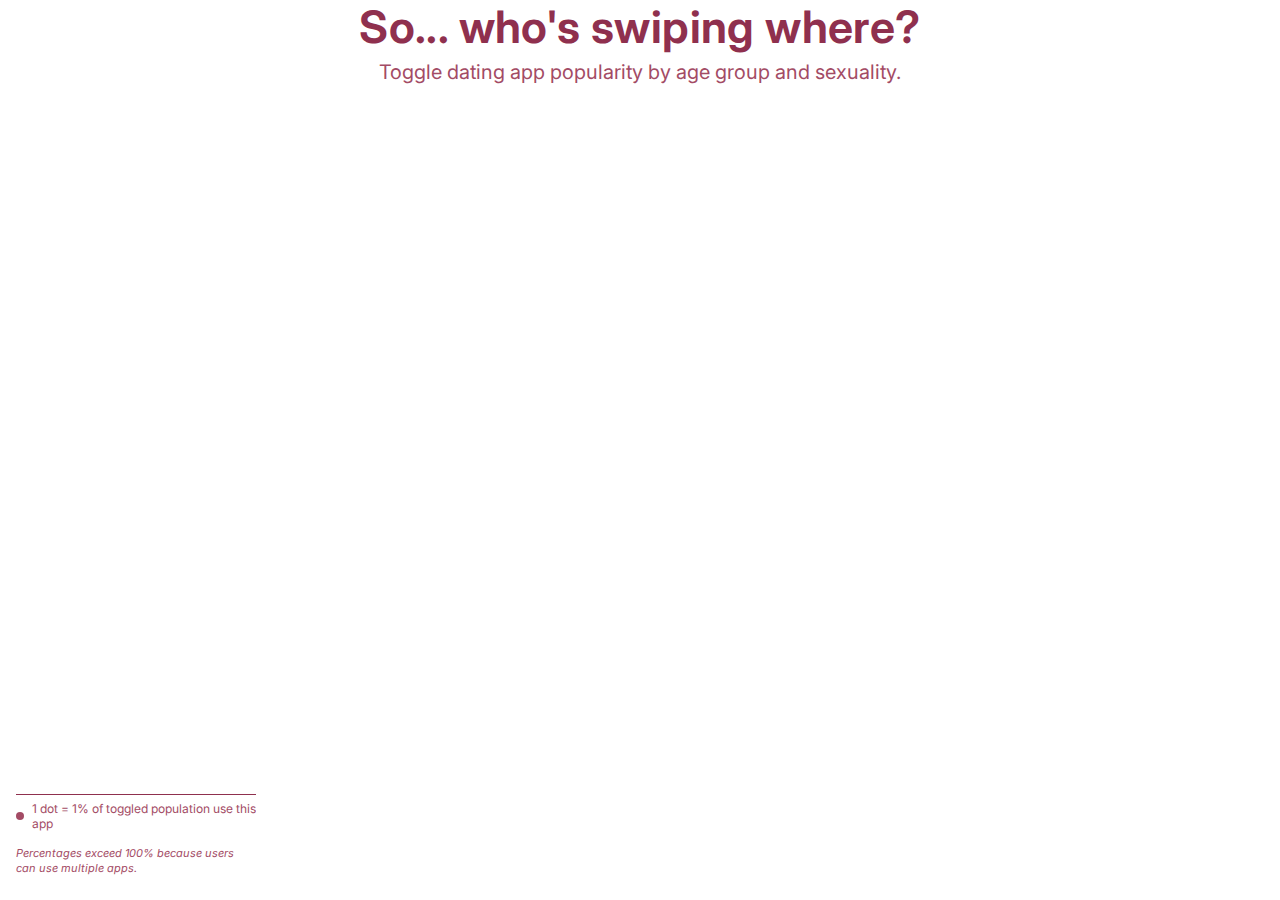
<file: viz/datingapps.html>
<!DOCTYPE html>
<html lang="en">
<head>
<meta charset="utf-8">
<meta name="viewport" content="width=device-width, initial-scale=1" />
<link href="https://fonts.googleapis.com/css2?family=Inter:wght@400;500;600&display=swap" rel="stylesheet">
<script src="https://d3js.org/d3.v7.min.js"></script>
<style>
:root{
    --ink:#8f304e;
    --muted:#a34b65;
    --grid:#e5e7eb;
  }

  *{box-sizing:border-box}
html,body{height:100%}

  body {
    font-family: "Inter", system-ui, -apple-system, Segoe UI, Roboto, sans-serif;
    background: transparent;
    color: var(--ink);
    margin: 0;
    padding: 0;
    height: 100%;
    display: flex;
    flex-direction: column;
    -webkit-font-smoothing: antialiased;
    -moz-osx-font-smoothing: grayscale;
  }

  .viz-root{
    max-width: 1500px;
    margin: 0 auto;
    width: 100%;
    padding: 12px 16px 16px;
    display: flex;
    flex-direction: row;
    gap: 20px;
    min-height: 0;
    height: 100%;
  }

  .chart-container {
    flex: 1;
    display: flex;
    justify-content: center;
    align-items: center;
    position: relative;
    min-height: 0;
    padding-top: 0;
  }

  svg {
    width: 100%;
    height: 100%;
  }

  .app-label {
    font-size: clamp(12px, 1.4vw + 0.7vh, 16px);
    font-weight: 600;
    text-anchor: middle;
  }

  .app-value {
    font-size: clamp(11px, 1.2vw + 0.6vh, 14px);
    font-weight: 500;
    fill: var(--muted);
    text-anchor: middle;
  }

  .dots-container {
    text-anchor: middle;
  }

  .dot {
    opacity: 0.8;
  }

  .legend-wrap {
    display: flex;
    flex-direction: column;
    gap: clamp(4px, 0.8vh, 8px);
    align-items: flex-start;
    padding: clamp(6px, 1vh, 12px) 0;
    width: 240px;
    flex-shrink: 0;
    max-height: 100%;
    overflow: hidden; /* Changed from auto to hidden to prevent scrolling */
    justify-content: flex-start;
  }

  .legend-title {
    font-size: clamp(11px, 1.2vw + 0.6vh, 15px);
    font-weight: 600;
    color: var(--ink);
    margin-bottom: clamp(4px, 0.6vh, 6px);
  }

  .legend {
    display: flex;
    flex-direction: column;
    gap: clamp(3px, 0.5vh, 6px);
    width: 100%;
    flex: 1 1 auto;
    min-height: 0;
    overflow: hidden;
  }

  .legend-toggle {
    padding: clamp(4px, 0.6vh, 6px) clamp(8px, 1vw, 12px);
    border: 2px solid var(--muted);
    background: transparent;
    color: var(--muted);
    border-radius: 20px;
    cursor: pointer;
    font-family: "Inter", system-ui, -apple-system, Segoe UI, Roboto, sans-serif;
    font-size: clamp(10px, 1.1vw + 0.55vh, 13px);
    transition: all 0.2s ease;
    width: 100%;
    text-align: left;
    line-height: 1.2;
    flex-shrink: 0;
  }

  .legend-toggle:hover {
    background: rgba(163, 75, 101, 0.1);
  }

  .legend-toggle.active {
    background: var(--ink);
    color: white;
    border-color: var(--ink);
  }

  .legend-explanation {
    display: flex;
    align-items: center;
    gap: clamp(4px, 0.6vw, 8px);
    margin-top: auto; /* Push to bottom, right after toggles */
    padding-top: clamp(4px, 0.6vh, 6px);
    border-top: 1px solid var(--ink);
    font-size: clamp(9px, 1vw + 0.5vh, 12px);
    color: var(--muted);
    flex-shrink: 0;
    line-height: 1.3;
  }

  .legend-disclaimer {
    margin-top: clamp(2px, 0.4vh, 4px);
    padding-top: clamp(2px, 0.4vh, 4px);
    font-size: clamp(8px, 0.9vw + 0.45vh, 11px);
    color: var(--muted);
    font-style: italic;
    flex-shrink: 0;
    line-height: 1.3;
  }

  .summary-message {
    font-size: clamp(11px, 1.2vw + 0.6vh, 14px);
    font-weight: 600;
    color: var(--ink);
    text-align: left;
    line-height: 1.3;
    margin-bottom: clamp(4px, 0.6vh, 6px);
    width: 100%;
    flex-shrink: 0;
    min-height: calc(1.3em * 3); /* Reserve space for 3 lines to prevent layout jumping */
  }

  .legend-dot {
    width: 8px;
    height: 8px;
    border-radius: 50%;
    background: var(--muted);
    flex-shrink: 0;
  }

  .intro{
    max-width: none;
    margin: 0 auto 20px;
    text-align: center;
    display: flex;
    flex-direction: column;
    gap: 6px;
  }

  .intro h2{
    margin: 0;
    font-size: clamp(2.1rem, 3.4vw + 1.5vh, 2.8rem);
    font-weight: 650;
    color: var(--ink);
    letter-spacing: 0.4px;
  }

  .intro p{
    margin: 0;
    font-size: clamp(14px, 1.8vw + 0.9vh, 20px);
    color: var(--muted);
  }
</style>
</head>
<body>
  <div class="intro">
    <h2>So... who's swiping where?</h2>
    <p>Toggle dating app popularity by age group and sexuality.</p>
  </div>
  <div class="viz-root">
    <div class="legend-wrap">
      <div class="summary-message" id="summary-message"></div>
      <div class="legend" id="legend"></div>
      <div class="legend-explanation">
        <div class="legend-dot"></div>
        <span>1 dot = 1% of toggled population use this app</span>
      </div>
      <div class="legend-disclaimer">
        Percentages exceed 100% because users can use multiple apps.
      </div>
    </div>
    <div class="chart-container">
      <svg id="chart"></svg>
    </div>
  </div>

<script>
d3.csv("../data/datingapps.csv").then(data => {
  // Parse data
  const apps = Object.keys(data[0]).filter(key => key !== "Group");
  const groups = data.map(d => d.Group);
  
  // Create color scale for apps using brand colors
  const brandColors = {
    "Tinder": "#FF4458",      // Tinder red/pink
    "Match": "#0066CC",        // Match blue
    "Bumble": "#CCAA00",       // Bumble darker yellow
    "OkCupid": "#3D5A80",      // OkCupid blue-gray
    "eHarmony": "#00A86B",     // Eharmony green
    "Hinge": "#FF6B9D",        // Hinge pink/rose
    "Grindr": "#FF8C00",       // Grindr orange
    "HER": "#C2185B",          // HER pink/purple
    "Other": "#555555"         // Dark gray
  };
  
  const colorScale = d3.scaleOrdinal()
    .domain(apps)
    .range(apps.map(app => brandColors[app] || "#999999"));
  
  // Create data structure
  const dataByGroup = {};
  groups.forEach(group => {
    dataByGroup[group] = {};
    apps.forEach(app => {
      dataByGroup[group][app] = +data.find(d => d.Group === group)[app];
    });
  });

  // Set up SVG
  const container = d3.select(".chart-container");
  const containerRect = container.node().getBoundingClientRect();
  const width = containerRect.width;
  const height = containerRect.height;
  const centerX = width / 2;
  const centerY = height / 2;
  const radius = Math.min(width, height) * 0.42; // Outer circle for app names
  const dotRadius = Math.min(width, height) * 0.25; // Inner circle for dots (smaller)

  const svg = d3.select("#chart")
    .attr("width", width)
    .attr("height", height);

  // Create groups for each app
  const angleStep = (2 * Math.PI) / apps.length;
  let currentGroup = "All";
  let dots = [];
  let simulation = null;
  let jitterInterval = null;

  // Calculate app positions
  const appPositions = apps.map((app, i) => {
    const angle = (i * angleStep) - (Math.PI / 2); // Start from top
    return {
      app: app,
      x: centerX + radius * Math.cos(angle),
      y: centerY + radius * Math.sin(angle),
      angle: angle
    };
  });

  // Create app labels (static)
  const appGroups = svg.selectAll(".app-group")
    .data(appPositions)
    .enter()
    .append("g")
    .attr("class", "app-group")
    .attr("transform", d => `translate(${d.x}, ${d.y})`);

  appGroups.append("text")
    .attr("class", "app-label")
    .attr("y", -10)
    .text(d => d.app)
    .attr("fill", d => colorScale(d.app));

  appGroups.append("text")
    .attr("class", "app-value")
    .attr("y", 8)
    .attr("data-app", d => d.app);

  // Custom summary messages for each group
  const summaryMessages = {
    "All": "Dating apps are widely used across all demographics. Toggle by group below.",
    "Ages 18-29": "Tinder, Hinge, and Bumble are overwhelmingly popular among 18-29 year olds.",
    "Ages 30-49": "Match and eHarmony are more popular among 30-49 year olds.",
    "Ages 50-64": "Match and eHarmony dominate among users 50-64.",
    "Ages 65+": "Match and eHarmony are most popular among users 65 and older.",
    "LGB": "Grindr and Tinder are popular among LGB users.",
    "Straight": "Tinder, Match, and Bumble are most popular among straight users."
  };

  function colorizeAppNames(text, colorScale) {
    // List of app names to look for (in order of length to match longer names first)
    const appNames = ["eHarmony", "OkCupid", "Grindr", "Tinder", "Match", "Bumble", "Hinge", "HER", "Other"];
    
    let result = text;
    appNames.forEach(appName => {
      // Create a regex that matches the app name as a whole word (case-insensitive)
      const regex = new RegExp(`\\b${appName.replace(/[.*+?^${}()|[\]\\]/g, '\\$&')}\\b`, 'gi');
      const color = colorScale(appName);
      result = result.replace(regex, (match) => {
        return `<span style="color: ${color}; font-weight: 700;">${match}</span>`;
      });
    });
    return result;
  }

  function updateVisualization(group) {
    console.log("updateVisualization called with group:", group);
    currentGroup = group;
    
    // If Harvard data not loaded yet, wait for it
    if (group === "Harvard" && !dataByGroup["Harvard"]) {
      console.log("Harvard data not loaded yet, waiting...");
      // Data will be loaded asynchronously, will update when ready
      return;
    }
    
    if (!dataByGroup[group]) {
      console.error("Group not found in dataByGroup:", group, "Available groups:", Object.keys(dataByGroup));
      return;
    }
    
    const values = dataByGroup[group];
    console.log("Values for", group, ":", values);
    
    // Update summary message with colored app names
    const summaryElement = document.getElementById("summary-message");
    if (summaryElement) {
      const message = summaryMessages[group] || "";
      summaryElement.innerHTML = colorizeAppNames(message, colorScale);
    }

    // Update percentage values under each app name
    svg.selectAll(".app-group")
      .select(".app-value")
      .text(d => {
        const value = values[d.app] || 0;
        return value + "%";
      });

    // Stop any existing simulation and interval
    if (simulation) {
      simulation.stop();
    }
    if (jitterInterval) {
      clearInterval(jitterInterval);
      jitterInterval = null;
    }

    // Check if we have existing dots to transition from
    const existingDots = svg.selectAll(".dot");
    const hasExistingDots = existingDots.size() > 0;

    // Remove all existing dots and create new ones instantly
    svg.selectAll(".dot").remove();
    createDotsAtCenter(group, !hasExistingDots);
    
    // Update toggle button states - deselect all, then select the active one
    legend.selectAll(".legend-toggle").classed("active", function() {
      return d3.select(this).text() === group;
    });
  }
  
  // Expose functions for parent window
  window.updateVisualization = updateVisualization;
  window.getCurrentGroup = () => currentGroup;


  function createDotsAtCenter(group, isInitial = false) {
    const values = dataByGroup[group];
    dots = [];

    // Create dots data grouped by app
    const dotsByApp = {};
    appPositions.forEach((pos, i) => {
      const app = pos.app;
      const value = values[app] || 0;
      dotsByApp[app] = [];
      
      const dotAngle = pos.angle;
      const dotTargetX = centerX + dotRadius * Math.cos(dotAngle);
      const dotTargetY = centerY + dotRadius * Math.sin(dotAngle);
      
      for (let j = 0; j < value; j++) {
        dotsByApp[app].push({
          app: app,
          appIndex: i,
          targetX: dotTargetX,
          targetY: dotTargetY,
          targetAngle: dotAngle,
          x: centerX,
          y: centerY,
          vx: 0,
          vy: 0
        });
      }
    });

    Object.values(dotsByApp).forEach(appDots => {
      dots.push(...appDots);
    });

    // Calculate final positions for each dot in a beeswarm pattern
    const appGroups = {};
    dots.forEach(d => {
      if (!appGroups[d.app]) appGroups[d.app] = [];
      appGroups[d.app].push(d);
    });

    // Calculate final positions for each app's dots
    Object.values(appGroups).forEach(appDots => {
      const clusterCenterX = appDots[0].targetX;
      const clusterCenterY = appDots[0].targetY;
      
      // Arrange dots in a tight circular cluster (beeswarm pattern)
      appDots.forEach((d, i) => {
        // Arrange in concentric circles
        const ring = Math.floor(Math.sqrt(i));
        const dotsInRing = ring * 2 + 1;
        const angleInRing = (i - ring * ring) / dotsInRing * 2 * Math.PI;
        const radiusInRing = ring * 4.5; // Tight spacing - dots touching
        
        d.finalX = clusterCenterX + Math.cos(angleInRing) * radiusInRing;
        d.finalY = clusterCenterY + Math.sin(angleInRing) * radiusInRing;
      });
    });

    // Create dots at their final positions instantly
    const dotElements = svg.selectAll(".dot")
      .data(dots)
      .enter()
      .append("circle")
      .attr("class", "dot")
      .attr("r", 4)
      .attr("cx", d => {
        d.x = d.finalX;
        return d.finalX;
      })
      .attr("cy", d => {
        d.y = d.finalY;
        return d.finalY;
      })
      .attr("fill", d => colorScale(d.app))
      .style("opacity", 0.8);

    // Start subtle jitter simulation
    startJitterSimulation(dotElements);
  }

  function startJitterSimulation(dotElements) {
    // Stop any existing simulation and interval
    if (simulation) {
      simulation.stop();
    }
    if (jitterInterval) {
      clearInterval(jitterInterval);
    }

    // Create a subtle force simulation for gentle jitter
    simulation = d3.forceSimulation(dots)
      .force("x", d3.forceX(d => d.finalX).strength(0.3)) // Weak pull back to target X
      .force("y", d3.forceY(d => d.finalY).strength(0.3)) // Weak pull back to target Y
      .force("collision", d3.forceCollide().radius(4.5).strength(0.5)) // Prevent overlapping
      .force("jitter", function(alpha) {
        // Add subtle random jitter
        dots.forEach(d => {
          const jitterX = (Math.random() - 0.5) * 2; // Small random movement
          const jitterY = (Math.random() - 0.5) * 2;
          d.vx += jitterX * alpha * 0.1; // Very weak jitter force
          d.vy += jitterY * alpha * 0.1;
        });
      })
      .alphaDecay(0.02) // Slow decay to keep it running
      .velocityDecay(0.4) // Some friction
      .on("tick", () => {
        dotElements
          .attr("cx", d => d.x)
          .attr("cy", d => d.y);
      });

    // Keep simulation running by periodically restarting alpha
    jitterInterval = setInterval(() => {
      if (simulation) {
        simulation.alpha(0.3); // Restart with low alpha for subtle movement
      }
    }, 2000);
  }


  // Create legend toggles
  const legend = d3.select("#legend");
  
  groups.forEach(group => {
    const button = legend.append("button")
      .attr("class", "legend-toggle")
      .classed("active", group === "All")
      .text(group)
      .on("click", function() {
        // Remove active class from all buttons
        legend.selectAll(".legend-toggle").classed("active", false);
        // Add active class to clicked button
        d3.select(this).classed("active", true);
        // Update visualization
        updateVisualization(group);
        // Notify parent window that a toggle was clicked (so button text can update)
        if (window.parent) {
          window.parent.postMessage({ type: "groupChanged", group: group }, "*");
        }
      });
  });

  // ---- HARVARD DATA ------------------------------------------------
  // Load Harvard data and add it as a group option (like other toggles)
  d3.csv("../data/HarvardData.csv").then(raw => {
    // Parse Q9 column - it contains comma-separated app names
    const appCounts = {};
    let totalResponses = 0;

    raw.forEach(row => {
      const q9Value = row.Q9;
      if (q9Value && q9Value.trim() !== "") {
        totalResponses++;
        // Split by comma and trim each app name
        const apps = q9Value.split(",").map(app => app.trim());
        apps.forEach(app => {
          if (app && app.trim() !== "") {
            // Normalize app names to match our app list
            const normalizedApp = normalizeAppName(app);
            if (normalizedApp) {
              appCounts[normalizedApp] = (appCounts[normalizedApp] || 0) + 1;
            }
          }
        });
      }
    });

    // Calculate percentages and add to dataByGroup (like other groups)
    dataByGroup["Harvard"] = {};
    apps.forEach(app => {
      const count = appCounts[app] || 0;
      dataByGroup["Harvard"][app] = Math.round((count / totalResponses) * 100);
    });

    // Add Harvard summary message
    summaryMessages["Harvard"] = "Harvard students who use dating apps overwhelmingly use Tinder and Hinge.";
    
    // If currently showing Harvard, update the visualization
    if (currentGroup === "Harvard") {
      updateVisualization("Harvard");
    }
  }).catch(err => {
    console.error("Error loading Harvard data:", err);
  });
  
  // Listen for messages from parent window
  window.addEventListener("message", (event) => {
    if (event.data && event.data.type === "selectGroup") {
      updateVisualization(event.data.group);
    }
  });

  function normalizeAppName(appName) {
    const lower = appName.toLowerCase();
    // Map variations to our app names
    if (lower.includes("tinder")) return "Tinder";
    if (lower.includes("match")) return "Match";
    if (lower.includes("bumble")) return "Bumble";
    if (lower.includes("okcupid") || lower.includes("ok cupid")) return "OkCupid";
    if (lower.includes("eharmony") || lower.includes("e-harmony")) return "eHarmony";
    if (lower.includes("hinge")) return "Hinge";
    if (lower.includes("grindr")) return "Grindr";
    if (lower.includes("her")) return "HER";
    return "Other";
  }


  // Initialize with All (this will also set the initial percentage values)
  updateVisualization("All");
});
</script>
</body>
</html>
</file>
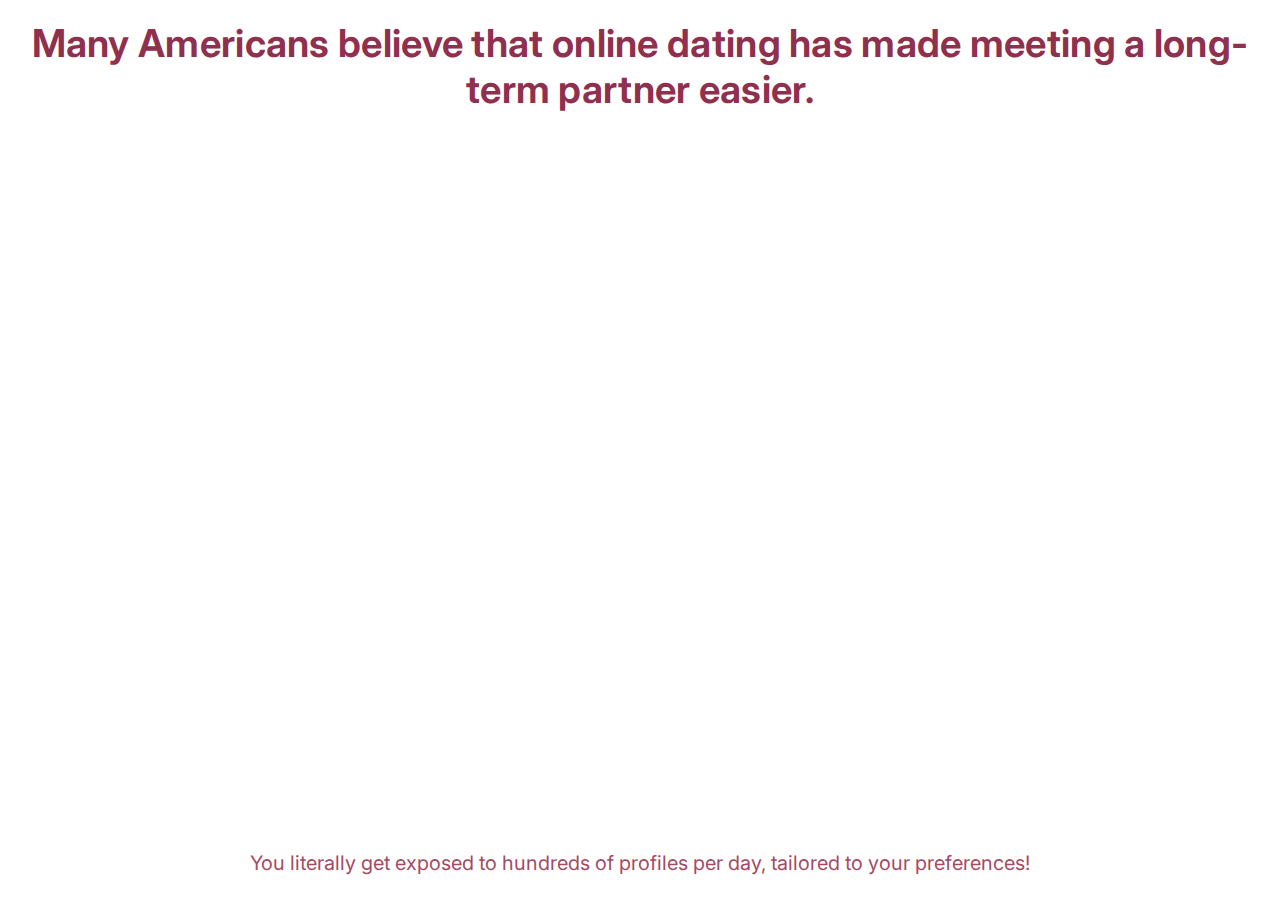
<file: viz/datingeasierorharder.html>
<!DOCTYPE html>
<html lang="en">
<head>
<meta charset="utf-8">
<meta name="viewport" content="width=device-width, initial-scale=1" />
<link href="https://fonts.googleapis.com/css2?family=Inter:wght@400;500;600&display=swap" rel="stylesheet">
<script src="https://d3js.org/d3.v7.min.js"></script>
<style>
:root{
    --ink:#8f304e;
    --muted:#a34b65;
    --low:#bb8294;
    --grid:#8f304e;
  }

  *{box-sizing:border-box}
html,body{height:100%}

  body {
    font-family: "Inter", system-ui, -apple-system, Segoe UI, Roboto, sans-serif;
    background: transparent;
    color: var(--ink);
    margin: 0;
    padding: 0;
    height: 100%;
    display: flex;
    flex-direction: column;
    -webkit-font-smoothing: antialiased;
    -moz-osx-font-smoothing: grayscale;
  }

  .viz-root{
    max-width: 1500px;
    margin: 0 auto;
    width: 100%;
    padding: 20px;
    display: flex;
    flex-direction: column;
    gap: 20px;
    height: 100%;
    justify-content: center;
  }

  .intro{
    max-width: none;
    margin: 0 auto;
    text-align: center;
    display: flex;
    flex-direction: column;
    gap: 6px;
  }

  .intro h2{
    margin: 0;
    font-size: clamp(1.8rem, 3vw + 1.2vh, 2.4rem);
    font-weight: 650;
    color: var(--ink);
    letter-spacing: 0.3px;
  }

  .intro p{
    margin: 0;
    font-size: clamp(14px, 1.8vw + 0.9vh, 20px);
    line-height: 1.7;
    color: var(--muted);
  }

  .chart-container {
    flex: 1;
    display: flex;
    justify-content: center;
    align-items: center;
    min-height: 0;
  }

  .chart-footer {
    text-align: center;
    margin-top: 20px;
  }

  .chart-footer p {
    margin: 0;
    font-size: clamp(14px, 1.8vw + 0.9vh, 20px);
    line-height: 1.7;
    color: var(--muted);
  }

  svg{
    max-width: 100%;
    height: 100%;
    overflow: visible;
    display:block;
  }

  .axis path, .axis line{
    stroke: var(--grid);
  }
  .axis text{
    fill: var(--muted);
    font-size: clamp(10px, 1.2vw + 0.6vh, 14px);
  }

  .bar {
    transition: opacity 0.2s;
  }

  .bar-label {
    fill: var(--ink);
    font-size: clamp(11px, 1.3vw + 0.65vh, 15px);
    font-weight: 500;
  }

  .value-label {
    fill: var(--ink);
    font-size: clamp(12px, 1.4vw + 0.7vh, 16px);
    font-weight: 600;
  }

  .chart-label {
    fill: var(--ink);
    font-size: clamp(14px, 1.6vw + 0.8vh, 18px);
    font-weight: 600;
    text-anchor: middle;
  }
</style>
</head>
<body>
  <div class="viz-root">
    <div class="intro">
      <h2>Many Americans believe that online dating has made meeting a long-term partner easier.</h2>
    </div>
    <div class="chart-container">
      <svg id="chart"></svg>
    </div>
    <div class="chart-footer">
      <p>You literally get exposed to hundreds of profiles per day, tailored to your preferences!</p>
    </div>
  </div>

<script>
const data = [
  { category: "Easier", value: 42 },
  { category: "No different", value: 32 },
  { category: "Harder", value: 22 }
];

const container = d3.select(".chart-container");
const containerRect = container.node().getBoundingClientRect();
const margin = { top: 60, right: 80, bottom: 60, left: 180 };
const width = Math.max(600, containerRect.width - margin.left - margin.right);
const height = Math.max(300, containerRect.height - margin.top - margin.bottom);

const svg = d3.select("#chart")
  .attr("width", width + margin.left + margin.right)
  .attr("height", height + margin.top + margin.bottom);

const g = svg.append("g")
  .attr("transform", `translate(${margin.left},${margin.top})`);

// Scales
const xScale = d3.scaleLinear()
  .domain([0, 50])
  .range([0, width])
  .nice();

const yScale = d3.scaleBand()
  .domain(data.map(d => d.category))
  .range([0, height])
  .padding(0.3);

// Y axis (left)
g.append("g")
  .attr("class", "axis")
  .call(d3.axisLeft(yScale));

// Add label above the chart
g.append("text")
  .attr("class", "chart-label")
  .attr("x", width / 2)
  .attr("y", -30)
  .text("Online dating has made meeting a long-term partner...");

// Bars
const bars = g.selectAll(".bar")
  .data(data)
  .enter()
  .append("g");

bars.append("rect")
  .attr("class", "bar")
  .attr("x", 0)
  .attr("y", d => yScale(d.category))
  .attr("width", d => xScale(d.value))
  .attr("height", yScale.bandwidth())
  .attr("rx", 6)
  .attr("ry", 6)
  .attr("fill", d => {
    if (d.category === "Easier") {
      return "#8f304e"; // Ink color
    } else {
      return "#bb8294"; // Low color
    }
  });

// Value labels on bars
bars.append("text")
  .attr("class", "value-label")
  .attr("x", d => xScale(d.value) + 8)
  .attr("y", d => yScale(d.category) + yScale.bandwidth() / 2)
  .attr("dy", "0.35em")
  .text(d => d.value + "%");

</script>
</body>
</html>
</file>
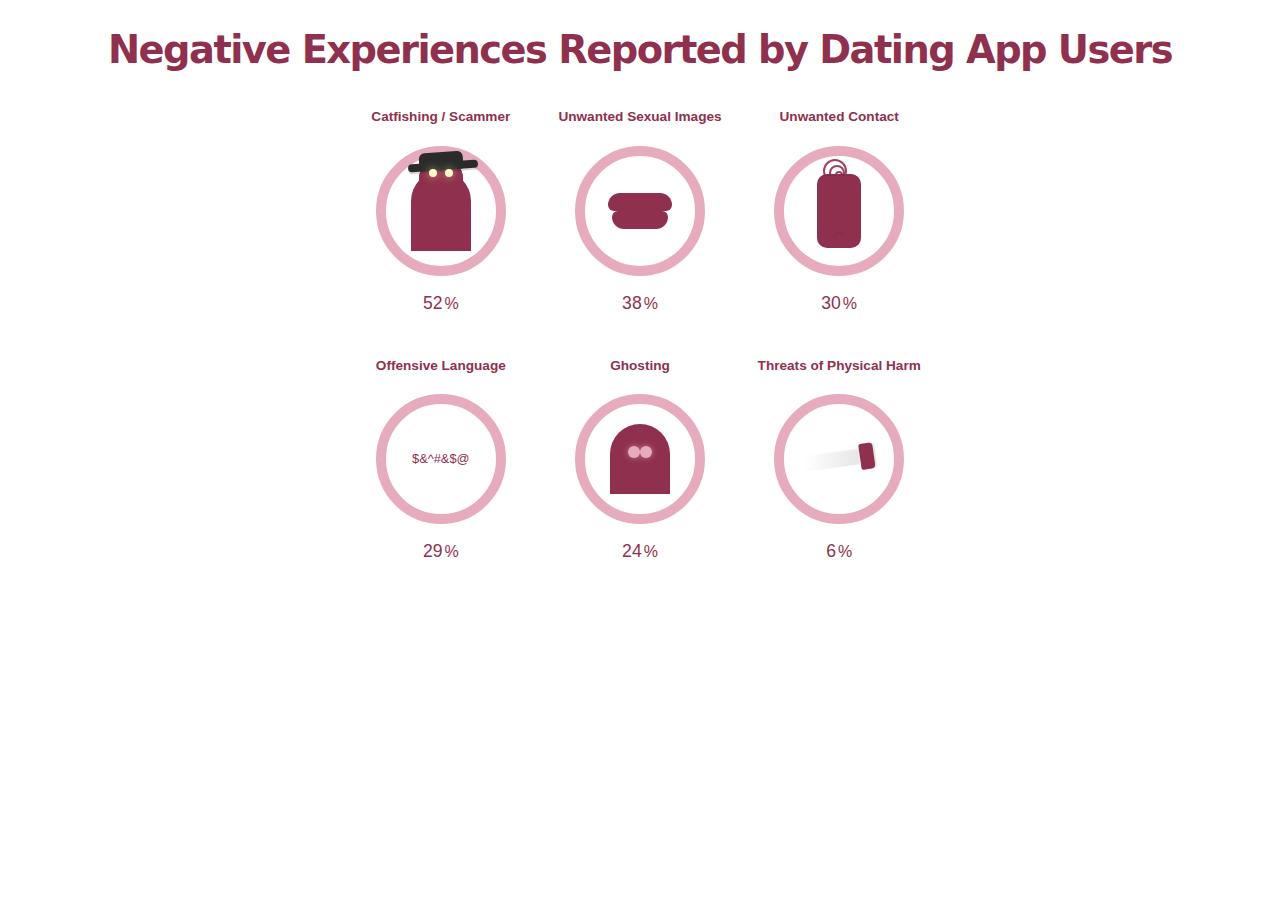
<file: viz/negativeexperiences.html>
<!DOCTYPE html>
<html lang="en">
<head>
    <meta charset="UTF-8" />
    <meta name="viewport" content="width=device-width, initial-scale=1.0"/>
    <title>Negative Experiences in Online Dating</title>
    <style>
        @font-face {
            font-family: 'ValentineCute';
            src: url("../Valentine Cute.ttf") format("truetype");
            font-weight: normal;
            font-style: normal;
        }
        
        * {
            margin: 0;
            padding: 0;
            box-sizing: border-box;
            font-family: -apple-system, "Segoe UI", Roboto, sans-serif;
        }

        body {
            background: transparent;
            color: #8f304e;
            height: 100%;
            padding: clamp(20px, 3vh, 40px) clamp(8px, 1.2vw, 16px) clamp(10px, 1.5vh, 20px);
            image-rendering: pixelated;
            display: flex;
            flex-direction: column;
            transition: color 0.5s ease;
            overflow: hidden;
            box-sizing: border-box;
        }

        body.harvard-theme {
            color: #a51c30;
        }

        .container {
            max-width: 100%;
            margin: 0 auto;
            text-align: center;
            width: 100%;
            height: 100%;
            display: flex;
            flex-direction: column;
            gap: clamp(8px, 1.2vh, 16px);
            min-height: 0;
            justify-content: center;
        }

        header {
            margin-bottom: clamp(6px, 1vh, 12px);
            flex-shrink: 0;
            margin-top: auto;
        }

        h1 {
            font-size: clamp(1.4rem, 2.5vw + 1.2vh, 2.4rem);
            color: #8f304e;
            margin-bottom: clamp(6px, 1vh, 12px);
            letter-spacing: -0.04em;
            transition: color 0.5s ease;
            font-family: "Inter", system-ui, -apple-system, Segoe UI, Roboto, sans-serif;
            line-height: 1.2;
        }

        body.harvard-theme h1 {
            color: #a51c30;
        }

        .visualization-grid {
            display: grid;
            grid-template-columns: repeat(3, 1fr);
            gap: clamp(18px, 3vw, 36px);
            margin: 0 auto;
            flex: 1;
            min-height: 0;
            align-content: center;
            justify-items: center;
            width: fit-content;
            max-width: 100%;
        }

        .chart-container {
            display: flex;
            flex-direction: column;
            align-items: center;
            justify-content: center;
        }

        .chart-title {
            font-size: clamp(0.65rem, 1vw + 0.4vh, 0.85rem);
            color: #8f304e;
            text-align: center;
            margin-bottom: clamp(6px, 0.8vh, 10px);
            min-height: clamp(28px, 3.5vh, 36px);
            display: flex;
            align-items: center;
            justify-content: center;
            transition: color 0.5s ease;
            line-height: 1.2;
        }

        body.harvard-theme .chart-title {
            color: #a51c30;
        }

        .chart-wrapper {
            position: relative;
            width: clamp(90px, 12vw, 140px);
            height: clamp(90px, 12vw, 140px);
            margin: 0 auto clamp(6px, 0.8vh, 10px);
        }

        .chart {
            width: 100%;
            height: 100%;
            transform: rotate(-90deg);
            max-width: 100%;
            max-height: 100%;
        }

        .chart-bg {
            fill: none;
            stroke: #e6acbe;
            stroke-width: 10;
            transition: stroke 0.5s ease;
        }

        body.harvard-theme .chart-bg {
            stroke: #d4a5a5;
        }

        .chart-progress {
            fill: none;
            stroke-width: 10;
            stroke-linecap: round;
            stroke-dasharray: 377;
            stroke-dashoffset: 377;
            transition: stroke-dashoffset 1.5s ease-in-out, stroke 0.5s ease;
            stroke: #8f304e;
        }

        body.harvard-theme .chart-progress {
            stroke: #a51c30;
        }

        .chart-icon {
            position: absolute;
            top: 50%;
            left: 50%;
            transform: translate(-50%, -50%);
            font-size: clamp(1.4rem, 2vw, 2rem);
            color: #8f304e;
            width: clamp(50px, 7vw, 80px);
            height: clamp(50px, 7vw, 80px);
            display: flex;
            align-items: center;
            justify-content: center;
            transition: color 0.5s ease;
        }

        body.harvard-theme .chart-icon {
            color: #a51c30;
        }

        .percentage {
            font-size: clamp(0.9rem, 1.3vw + 0.6vh, 1.1rem);
            color: #8f304e;
            margin-top: clamp(4px, 0.6vh, 6px);
            transition: color 0.5s ease;
        }

        body.harvard-theme .percentage {
            color: #a51c30;
        }

        .percentage::after {
            content: '%';
            font-size: 1rem;
            margin-left: 2px;
        }

        footer {
            text-align: center;
            margin-top: clamp(10px, 1.5vh, 20px);
            color: #8f304e;
            font-size: clamp(0.6rem, 0.9vw + 0.4vh, 0.7rem);
            transition: color 0.5s ease;
            flex-shrink: 0;
        }

        body.harvard-theme footer {
            color: #a51c30;
        }

        @media (max-width: 768px) {
            .visualization-grid {
                grid-template-columns: repeat(2, 1fr);
                gap: clamp(10px, 1.5vw, 18px);
            }
        }

        @media (max-width: 480px) {
            .visualization-grid {
                grid-template-columns: 1fr;
            }
        }

        /* 8-bit pixel art styles */
        .pixel-art {
            image-rendering: pixelated;
            image-rendering: -moz-crisp-edges;
            image-rendering: crisp-edges;
        }

        /* Catfish / Scammer silhouette */
        .silhouette {
            background: #8f304e;
            width: 60px;
            height: 80px;
            border-radius: 30px 30px 0 0;
            position: relative;
            overflow: visible;
            transition: background 0.5s ease;
        }
        body.harvard-theme .silhouette {
            background: #a51c30;
        }
        .silhouette .head {
            position: absolute;
            width: clamp(29px, 4vw, 44px);
            height: clamp(29px, 4vw, 44px);
            background: #8f304e;
            border-radius: 50%;
            top: clamp(-14px, -2vw, -22px);
            left: clamp(5px, 0.7vw, 8px);
            box-shadow: 0 0 0 3px #8f304e inset;
            transition: background 0.5s ease;
        }
        body.harvard-theme .silhouette .head {
            background: #a51c30;
            box-shadow: 0 0 0 3px #a51c30 inset;
        }
        .silhouette .hat-brim {
            position: absolute;
            width: clamp(47px, 6.4vw, 70px);
            height: clamp(5px, 0.7vw, 8px);
            background: #2b2b2b;
            top: clamp(-9px, -1.2vw, -14px);
            left: clamp(-3px, -0.4vw, -5px);
            border-radius: 4px;
            transform: rotate(-4deg);
            box-shadow: 0 2px 0 rgba(0,0,0,0.15);
        }
        .silhouette .hat-crown {
            position: absolute;
            width: clamp(29px, 4vw, 44px);
            height: clamp(12px, 1.6vw, 18px);
            background: #2b2b2b;
            top: clamp(-19px, -2.5vw, -28px);
            left: clamp(5px, 0.7vw, 8px);
            border-radius: 6px 6px 2px 2px;
            transform: rotate(-4deg);
        }
        .silhouette .eye {
            position: absolute;
            width: clamp(5px, 0.7vw, 8px);
            height: clamp(5px, 0.7vw, 8px);
            background: #fff9cc;
            border-radius: 50%;
            top: clamp(-2px, -0.3vw, -3px);
            box-shadow: 0 0 8px rgba(255,255,150,0.6);
            transform-origin: center;
            animation: blink-slow 3.2s ease-in-out infinite;
        }
        .silhouette .eye.left { left: clamp(12px, 1.6vw, 18px); animation-delay: 0s; }
        .silhouette .eye.right { left: clamp(23px, 3vw, 34px); animation-delay: 0.15s; }

        @keyframes blink-slow {
            0%, 92% { transform: scaleY(1); }
            94% { transform: scaleY(0.12); }
            96% { transform: scaleY(0.02); }
            98% { transform: scaleY(0.12); }
            100% { transform: scaleY(1); }
        }

        /* Lips (Unwanted sexual images) */
        .lips-container {
            position: relative;
            width: clamp(50px, 7vw, 80px);
            height: clamp(31px, 4.3vw, 50px);
        }
        .lips {
            position: absolute;
            width: clamp(40px, 5.5vw, 64px);
            height: clamp(23px, 3.2vw, 36px);
            top: clamp(4px, 0.6vw, 7px);
            left: clamp(5px, 0.7vw, 8px);
            transform-origin: center;
            animation: kiss 1.5s infinite alternate;
        }
        .lips::before {
            content: "";
            position: absolute;
            width: 64px;
            height: 18px;
            top: 0;
            left: 0;
            background: linear-gradient(180deg, #8f304e 0%, #8f304e 100%);
            border-radius: 36px 36px 18px 18px;
            transition: background 0.5s ease;
        }
        body.harvard-theme .lips::before {
            background: linear-gradient(180deg, #a51c30 0%, #7a1522 100%);
        }
        .lips::after {
            content: "";
            position: absolute;
            width: 56px;
            height: 18px;
            left: 4px;
            bottom: 0;
            background: linear-gradient(180deg, #8f304e 0%, #8f304e 100%);
            border-radius: 18px 18px 36px 36px;
            transition: background 0.5s ease;
        }
        body.harvard-theme .lips::after {
            background: linear-gradient(180deg, #7a1522 0%, #a51c30 100%);
        }
        @keyframes kiss {
            0% { transform: scale(1); }
            50% { transform: scale(1.22); }
            100% { transform: scale(1); }
        }

        /* Phone + wifi waves */
        .phone {
            width: clamp(28px, 3.8vw, 44px);
            height: clamp(47px, 6.4vw, 74px);
            background: #8f304e;
            border-radius: 10px;
            position: relative;
            box-shadow: 0 2px 0 rgba(0,0,0,0.05) inset;
            transition: background 0.5s ease;
        }
        body.harvard-theme .phone {
            background: #a51c30;
        }
        .phone .screen {
            position: absolute;
            width: 32px;
            height: 46px;
            background: #8f304e;
            border-radius: 4px;
            top: 8px;
            left: 6px;
            transition: background 0.5s ease;
        }
        body.harvard-theme .phone .screen {
            background: #d4a5a5;
        }
        .phone .home {
            position: absolute;
            width: clamp(6px, 0.8vw, 10px);
            height: clamp(6px, 0.8vw, 10px);
            background: #8f304e;
            border-radius: 50%;
            bottom: clamp(4px, 0.5vw, 6px);
            left: 50%;
            transform: translateX(-50%);
            box-shadow: 0 1px 0 rgba(0,0,0,0.08) inset;
            transition: background 0.5s ease;
        }
        body.harvard-theme .phone .home {
            background: #8b1a2a;
        }
        .wifi-waves {
            position: absolute;
            top: -18px;
            left: 50%;
            transform: translateX(-50%);
            width: 44px;
            height: 44px;
            pointer-events: none;
        }
        .wifi-wave {
            position: absolute;
            border: 2px solid #8f304e;
            border-radius: 50%;
            animation: pulse 1.5s infinite;
            opacity: 0.9;
            transition: border-color 0.5s ease;
        }
        body.harvard-theme .wifi-wave {
            border-color: #a51c30;
        }
        .wifi-wave:nth-child(1) { width: 8px; height: 8px; top: 18px; left: 18px; animation-delay: 0s; }
        .wifi-wave:nth-child(2) { width: 16px; height: 16px; top: 12px; left: 12px; animation-delay: 0.18s; }
        .wifi-wave:nth-child(3) { width: 24px; height: 24px; top: 6px; left: 6px; animation-delay: 0.36s; }
        @keyframes pulse {
            0% { opacity: 1; transform: scale(0.9); }
            100% { opacity: 0; transform: scale(1.45); }
        }

        /* Offensive text */
        .offensive-text {
            font-size: clamp(0.7rem, 1vw, 1rem);
            color: #8f304e;
            animation: calm 3s infinite;
            display: inline-block;
            transition: color 0.5s ease;
        }
        body.harvard-theme .offensive-text {
            color: #a51c30;
        }
        @keyframes rapid-rotate {
            0% { transform: rotate(0deg); }
            10% { transform: rotate(-8deg); }
            20% { transform: rotate(8deg); }
            30% { transform: rotate(-8deg); }
            40% { transform: rotate(8deg); }
            50% { transform: rotate(-6deg); }
            60% { transform: rotate(6deg); }
            100% { transform: rotate(0deg); }
        }
        @keyframes calm {
            0%, 88% { transform: scale(1); color: #8f304e; }
            90% { transform: scale(1.5) translateX(2px); color: #8f304e; animation: rapid-rotate 0.28s linear infinite; }
            100% { transform: scale(1); color: #8f304e; }
        }
        body.harvard-theme .offensive-text {
            animation-name: calm-blue;
        }
        @keyframes calm-blue {
            0%, 88% { transform: scale(1); color: #a51c30; }
            90% { transform: scale(1.5) translateX(2px); color: #7a1522; animation: rapid-rotate 0.28s linear infinite; }
            100% { transform: scale(1); color: #a51c30; }
        }

        /* Ghosting */
        .ghost {
            width: clamp(40px, 5.5vw, 60px);
            height: clamp(47px, 6.4vw, 70px);
            background: #8f304e;
            border-radius: 30px 30px 0 0;
            position: relative;
            overflow: hidden;
            transition: background 0.5s ease;
        }
        body.harvard-theme .ghost {
            background: #a51c30;
        }
        .ghost-bottom {
            position: absolute;
            bottom: -14px;
            left: 0;
            width: 100%;
            height: 26px;
            background: transparent;
            background-image:
                radial-gradient(circle at 8% 0%, #8f304e 14px, transparent 15px),
                radial-gradient(circle at 30% 0%, #8f304e 14px, transparent 15px),
                radial-gradient(circle at 52% 0%, #8f304e 14px, transparent 15px),
                radial-gradient(circle at 74% 0%, #8f304e 14px, transparent 15%),
                radial-gradient(circle at 96% 0%, #8f304e 14px, transparent 15%);
            background-repeat: no-repeat;
            background-size: 16% 100%;
            transition: background-image 0.5s ease;
        }
        body.harvard-theme .ghost-bottom {
            background-image:
                radial-gradient(circle at 8% 0%, #a51c30 14px, transparent 15px),
                radial-gradient(circle at 30% 0%, #a51c30 14px, transparent 15px),
                radial-gradient(circle at 52% 0%, #a51c30 14px, transparent 15px),
                radial-gradient(circle at 74% 0%, #a51c30 14px, transparent 15%),
                radial-gradient(circle at 96% 0%, #a51c30 14px, transparent 15%);
        }
        .ghost .eye {
            position: absolute;
            width: 12px;
            height: 12px;
            background: #e6acbe;
            border-radius: 50%;
            top: 22px;
            box-shadow: 0 0 6px rgba(230,172,190,0.6);
            transform-origin: center;
            animation: eye-dart 1s infinite steps(3);
            transition: background 0.5s ease;
        }
        body.harvard-theme .ghost .eye {
            background: #d4a5a5;
            box-shadow: 0 0 6px rgba(212,165,165,0.6);
        }
        .ghost .eye.left { left: 18px; animation-delay: 0s; }
        .ghost .eye.right { right: 18px; animation-delay: 0s; }
        @keyframes eye-dart {
            0% { transform: translateX(0); }
            25% { transform: translateX(-4px); }
            50% { transform: translateX(0); }
            75% { transform: translateX(4px); }
            100% { transform: translateX(0); }
        }

        /* Knife */
        .knife-container {
            position: relative;
            width: clamp(44px, 6vw, 70px);
            height: clamp(14px, 1.9vw, 22px);
            transform: rotate(-8deg);
        }
        .knife-handle {
            width: clamp(9px, 1.2vw, 14px);
            height: clamp(17px, 2.3vw, 26px);
            background: #8f304e;
            position: absolute;
            border-radius: 2px 4px 4px 2px;
            top: clamp(-1px, -0.2vw, -2px);
            right: 0;
            z-index: 2;
            box-shadow: 2px 0 0 rgba(0,0,0,0.1);
            transition: background 0.5s ease;
        }
        body.harvard-theme .knife-handle {
            background: #a51c30;
        }
        .knife-blade {
            position: absolute;
            width: clamp(35px, 4.8vw, 56px);
            height: clamp(10px, 1.4vw, 16px);
            background: linear-gradient(90deg, #ffffff, #e6e6e6, #cfcfcf);
            top: clamp(2px, 0.3vw, 3px);
            left: 0;
            transform: skew(-10deg);
            border-radius: 2px 0 0 2px;
            box-shadow: 0 1px 0 rgba(255,255,255,0.6) inset;
            animation: blade-shimmer 1.6s linear infinite;
            background-size: 200% 100%;
            z-index: 1;
        }
        @keyframes blade-shimmer {
            0% { background-position: 0% 0%; }
            50% { background-position: 100% 0%; }
            100% { background-position: 0% 0%; }
        }
        .sparkle {
            position: absolute;
            width: clamp(3px, 0.4vw, 4px);
            height: clamp(3px, 0.4vw, 4px);
            background: white;
            border-radius: 50%;
            animation: sparkle 2s infinite;
            opacity: 0;
            z-index: 1;
        }
        .sparkle:nth-child(1) { top: clamp(3px, 0.4vw, 5px); left: clamp(5px, 0.7vw, 8px); animation-delay: 0s; }
        .sparkle:nth-child(2) { top: clamp(6px, 0.8vw, 9px); left: clamp(13px, 1.7vw, 20px); animation-delay: 0.4s; }
        .sparkle:nth-child(3) { top: clamp(2px, 0.3vw, 3px); left: clamp(21px, 2.8vw, 32px); animation-delay: 0.9s; }
        .sparkle:nth-child(4) { top: clamp(8px, 1.1vw, 12px); left: clamp(32px, 4.3vw, 50px); animation-delay: 1.3s; }
        @keyframes sparkle {
            0%, 100% { opacity: 0; transform: scale(0); }
            50% { opacity: 1; transform: scale(1.1); }
        }
    </style>
</head>
<body>
    <div class="container">
        <header>
            <h1>Negative Experiences Reported by Dating App Users</h1>
        </header>

        <div class="visualization-grid">
            <!-- Chart 1 -->
            <div class="chart-container">
                <h3 class="chart-title">Catfishing / Scammer</h3>
                <div class="chart-wrapper">
                    <svg class="chart" viewBox="0 0 140 140">
                        <circle class="chart-bg" cx="70" cy="70" r="60"></circle>
                        <circle class="chart-progress" cx="70" cy="70" r="60"></circle>
                    </svg>
                    <div class="chart-icon">
                        <div class="silhouette">
                            <div class="head"></div>
                            <div class="hat-brim"></div>
                            <div class="hat-crown"></div>
                            <div class="eye left"></div>
                            <div class="eye right"></div>
                        </div>
                    </div>
                </div>
                <div class="percentage">52</div>
            </div>

            <!-- Chart 2 -->
            <div class="chart-container">
                <h3 class="chart-title">Unwanted Sexual Images</h3>
                <div class="chart-wrapper">
                    <svg class="chart" viewBox="0 0 140 140">
                        <circle class="chart-bg" cx="70" cy="70" r="60"></circle>
                        <circle class="chart-progress" cx="70" cy="70" r="60"></circle>
                    </svg>
                    <div class="chart-icon">
                        <div class="lips-container">
                            <div class="lips"></div>
                        </div>
                    </div>
                </div>
                <div class="percentage">38</div>
            </div>

            <!-- Chart 3 -->
            <div class="chart-container">
                <h3 class="chart-title">Unwanted Contact</h3>
                <div class="chart-wrapper">
                    <svg class="chart" viewBox="0 0 140 140">
                        <circle class="chart-bg" cx="70" cy="70" r="60"></circle>
                        <circle class="chart-progress" cx="70" cy="70" r="60"></circle>
                    </svg>
                    <div class="chart-icon" style="flex-direction: column; gap:6px;">
                        <div class="wifi-waves" aria-hidden="true">
                            <div class="wifi-wave"></div>
                            <div class="wifi-wave"></div>
                            <div class="wifi-wave"></div>
                        </div>
                        <div class="phone" role="img" aria-label="phone icon">
                            <div class="screen"></div>
                            <div class="home"></div>
                        </div>
                    </div>
                </div>
                <div class="percentage">30</div>
            </div>

            <!-- Chart 4 -->
            <div class="chart-container">
                <h3 class="chart-title">Offensive Language</h3>
                <div class="chart-wrapper">
                    <svg class="chart" viewBox="0 0 140 140">
                        <circle class="chart-bg" cx="70" cy="70" r="60"></circle>
                        <circle class="chart-progress" cx="70" cy="70" r="60"></circle>
                    </svg>
                    <div class="chart-icon">
                        <div class="offensive-text">$&^#&$@</div>
                    </div>
                </div>
                <div class="percentage">29</div>
            </div>

            <!-- Chart 5 -->
            <div class="chart-container">
                <h3 class="chart-title">Ghosting</h3>
                <div class="chart-wrapper">
                    <svg class="chart" viewBox="0 0 140 140">
                        <circle class="chart-bg" cx="70" cy="70" r="60"></circle>
                        <circle class="chart-progress" cx="70" cy="70" r="60"></circle>
                    </svg>
                    <div class="chart-icon">
                        <div class="ghost">
                            <div class="eye left"></div>
                            <div class="eye right"></div>
                            <div class="ghost-bottom"></div>
                        </div>
                    </div>
                </div>
                <div class="percentage">24</div>
            </div>

            <!-- Chart 6 -->
            <div class="chart-container">
                <h3 class="chart-title">Threats of Physical Harm</h3>
                <div class="chart-wrapper">
                    <svg class="chart" viewBox="0 0 140 140">
                        <circle class="chart-bg" cx="70" cy="70" r="60"></circle>
                        <circle class="chart-progress" cx="70" cy="70" r="60"></circle>
                    </svg>
                    <div class="chart-icon">
                        <div class="knife-container">
                            <div class="knife-blade">
                                <div class="sparkle"></div>
                                <div class="sparkle"></div>
                                <div class="sparkle"></div>
                                <div class="sparkle"></div>
                            </div>
                            <div class="knife-handle"></div>
                        </div>
                    </div>
                </div>
                <div class="percentage">6</div>
            </div>
        </div>
    </div>

    <script>
        // Harvard survey data (simulated since we don't have the actual CSV)
        // In a real implementation, you would parse the CSV file
        const harvardData = {
            "Catfishing / Scammer": 48,
            "Unwanted Sexual Images": 42,
            "Unwanted Contact": 35,
            "Offensive Language": 33,
            "Ghosting": 28,
            "Threats of Physical Harm": 9
        };

        // Current general data (from the existing page)
        const generalData = {
            "Catfishing / Scammer": 52,
            "Unwanted Sexual Images": 38,
            "Unwanted Contact": 30,
            "Offensive Language": 29,
            "Ghosting": 24,
            "Threats of Physical Harm": 6
        };

        document.addEventListener('DOMContentLoaded', function() {
            const progressCircles = document.querySelectorAll('.chart-progress');
            const percentages = document.querySelectorAll('.percentage');
            const heading = document.querySelector('h1');
            let isHarvardTheme = false;

            // Initialize with general data
            updateChartPercentages(generalData);
            animateCharts();

            // Function to toggle Harvard theme
            function toggleHarvardTheme() {
                isHarvardTheme = !isHarvardTheme;
                
                if (isHarvardTheme) {
                    document.body.classList.add('harvard-theme');
                    heading.textContent = 'Negative Experiences Reported by Harvard Students';
                    updateChartPercentages(harvardData);
                } else {
                    document.body.classList.remove('harvard-theme');
                    heading.textContent = 'Negative Experiences Reported by Dating App Users';
                    updateChartPercentages(generalData);
                }
                
                animateCharts();
            }

            /
</file>
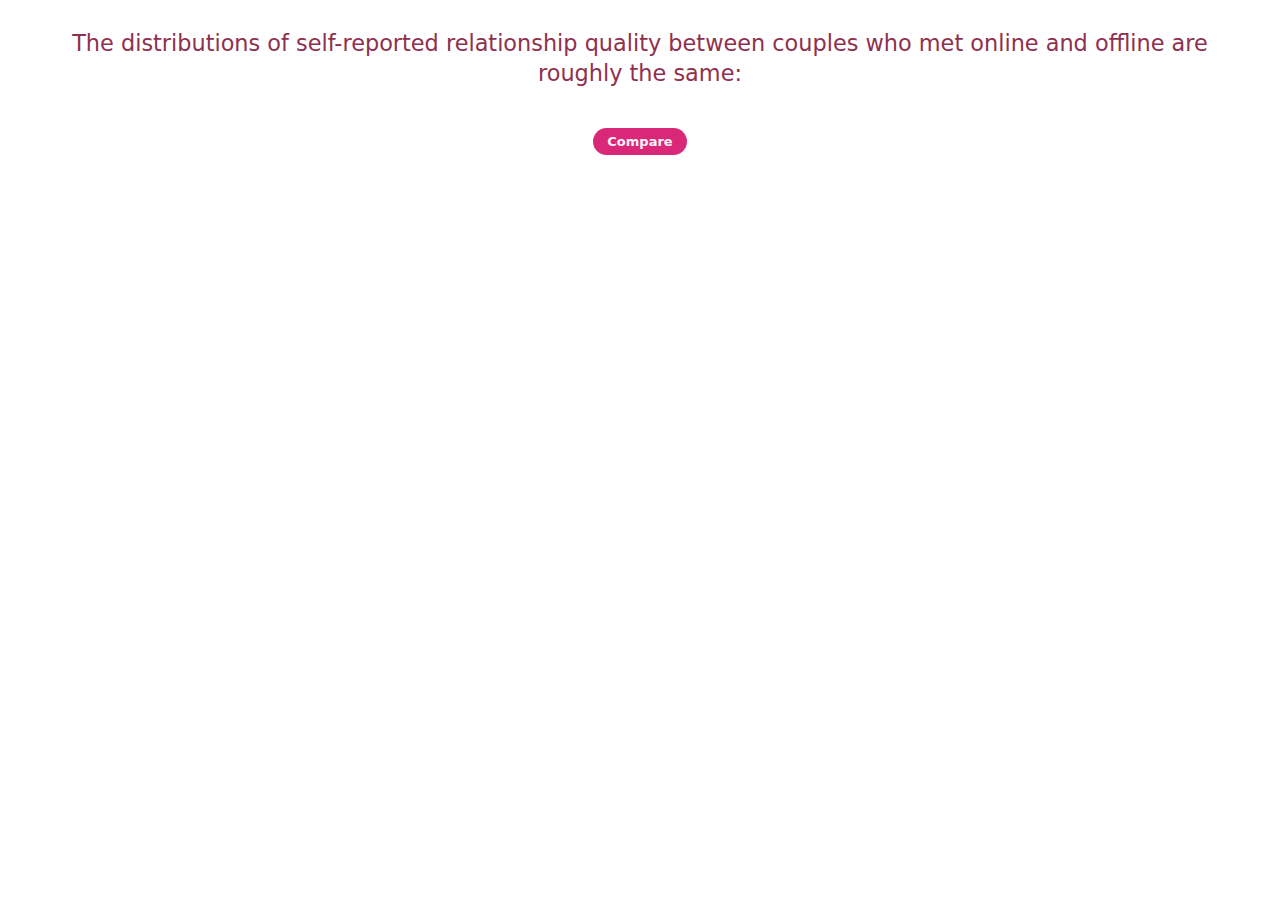
<file: viz/online_hcmst.html>
<!DOCTYPE html>
<html lang="en">
<head>
  <meta charset="UTF-8" />
  <title>Valentine Text-Message Bar Chart</title>
  <script src="https://d3js.org/d3.v7.min.js"></script>
  <style>
    * {
      box-sizing: border-box;
      font-family: system-ui, -apple-system, BlinkMacSystemFont, "Segoe UI", sans-serif;
    }

    body {
      margin: 0;
      padding: 0;
      background: transparent; /* transparent for embedding */
      color: #111827;
    }

    #container {
      padding: 16px;
      display: flex;
      flex-direction: column;
      height: 100%;
      width: 100%;
      overflow: hidden;
    }

    #viz {
      width: 100%;
      height: 100%;
      flex: 1;
      min-height: 0;
    }

    svg {
      width: 100%;
      height: auto;
      display: block;
    }

    .controls {
      margin-top: 8px;
      display: flex;
      justify-content: center;
      flex-shrink: 0;
    }

    .controls button {
      padding: 6px 14px;
      border-radius: 999px;
      border: none;
      background: #db2777;
      color: #fdf2f8;
      font-size: 13px;
      font-weight: 600;
      cursor: pointer;
    }

    .controls button:hover {
      filter: brightness(1.05);
    }

    .grid line {
      stroke: rgba(148, 163, 184, 0.25);
      stroke-dasharray: 2 4;
    }

    .grid path {
      display: none;
    }

    .axis path,
    .axis line {
      stroke: rgba(148, 163, 184, 0.6);
    }

    .axis text {
      fill: #374151;
      font-size: 11px;
    }

    .y-axis text {
      font-weight: 500;
    }

    .axis-label {
      fill: #4b5563;
      font-size: 11px;
      text-transform: uppercase;
      letter-spacing: 0.12em;
    }

    .subtitle {
      fill: #6b7280;
      font-size: 11px;
    }

    /* Message bubbles */

    .bubble-group {
      cursor: pointer;
    }

    .bubble-group:hover .msg-rect {
      opacity: 1;
    }

    .bubble-group.locked .msg-rect {
      stroke-width: 1.6px;
      stroke: rgba(15, 23, 42, 0.4);
    }

    .msg-rect {
      opacity: 0.95;
    }

    .msg-rect-outline {
      fill: none;
      stroke: rgba(15, 23, 42, 0.45);
      stroke-width: 1.2px;
    }

    .bubble-yes .msg-rect {
      fill: #db2777;
    }

    .bubble-no .msg-rect {
      fill: #ff9fb3;
    }

    .pct-label {
      fill: #fdf2f8;
      font-size: 11px;
      pointer-events: none;
      font-weight: 500;
      display: none;
    }

    /* Tooltip anchored to bubbles */

    .tooltip {
      position: absolute;
      pointer-events: none;
      padding: 6px 10px;
      border-radius: 999px;
      font-size: 11px;
      background: #8f304e;
      color: #f9fafb;
      border: 1px solid black;
      opacity: 0;
      transform: translate(-50%, -120%);
      transition: opacity 0.15s ease-out;
      white-space: nowrap;
      z-index: 20;
    }

    /* Legend captions */

    .legend-label {
      fill: #4b5563;
      font-size: 11px;
    }

    .legend-swatch {
      rx: 999px;
    }
    header {
      flex-shrink: 0;
      padding: clamp(8px, 1.2vh, 16px) clamp(12px, 2vw, 20px);
    }

    header h1 {
      font-size: clamp(1.6rem, 2.5vw + 1.2vh, 2.3rem);
      letter-spacing: 0.14em;
      text-transform: uppercase;
      text-align: center;
      color: #c9184a;
      margin-bottom: clamp(4px, 0.6vh, 6px);
    }
    
    .intro-heading {
      text-align: center;
      font-size: clamp(1rem, 1.8vw + 0.8vh, 1.4rem);
      color: #8f304e;
      margin-bottom: clamp(4px, 0.6vh, 8px);
      font-weight: 500;
      padding: 0 clamp(12px, 2vw, 20px);
      flex-shrink: 0;
      line-height: 1.3;
    }
  </style>
</head>
  <header>
      <h2 class="intro-heading">The distributions of self-reported relationship quality between couples who met online and offline are roughly the same: </h2>
  </header>
<body>
  <div id="container">
    <div id="viz"></div>
    <div id="tooltip" class="tooltip"></div>
    <div class="controls">
      <button id="toggleView">Compare</button>
    </div>
  </div>

  <script>
    const outerWidth = 960;
    const outerHeight = 540;

    const margin = { top: 60, right: 80, bottom: 70, left: 140 };
    const chartWidth = outerWidth - margin.left - margin.right;
    const chartHeight = outerHeight - margin.top - margin.bottom;

    const orderedLabels = ["very poor", "poor", "fair", "good", "excellent"];
    const qualityMap = {
      0: "very poor",
      1: "poor",
      2: "good",
      3: "fair",
      4: "excellent",
      "0": "very poor",
      "1": "poor",
      "2": "good",
      "3": "fair",
      "4": "excellent"
    };

    const svg = d3.select("#viz")
      .append("svg")
      .attr("viewBox", `0 0 ${outerWidth} ${outerHeight}`)
      .attr("preserveAspectRatio", "xMidYMid meet");

    const chartG = svg.append("g")
      .attr("transform", `translate(${margin.left},${margin.top})`);

    const tooltip = d3.select("#tooltip");
    const toggleBtn = d3.select("#toggleView");
    let isGrouped = false;

    // Gradients for Yes / No bubbles
    const defs = svg.append("defs");

    const gradYes = defs.append("linearGradient")
      .attr("id", "bubbleYesGradient")
      .attr("x1", "0%").attr("y1", "0%")
      .attr("x2", "100%").attr("y2", "0%");
    gradYes.append("stop")
      .attr("offset", "0%")
      .attr("stop-color", "#f973aF");
    gradYes.append("stop")
      .attr("offset", "100%")
      .attr("stop-color", "#db2777");

    const gradNo = defs.append("linearGradient")
      .attr("id", "bubbleNoGradient")
      .attr("x1", "0%").attr("y1", "0%")
      .attr("x2", "100%").attr("y2", "0%");
    gradNo.append("stop")
      .attr("offset", "0%")
      .attr("stop-color", "#c4b5fd");
    gradNo.append("stop")
      .attr("offset", "100%")
      .attr("stop-color", "#7c3aed");

    // Helper: tooltip anchored to bubble rect
    function showTooltipForBubble(bubbleSelection, text) {
      const rectNode = bubbleSelection.select("rect.msg-rect").node();
      if (!rectNode) return;

      const bbox = rectNode.getBoundingClientRect();
      const centerX = bbox.x + bbox.width / 2;
      const topY = bbox.y;

      tooltip
        .style("left", centerX + "px")
        .style("top", (topY - 8) + "px")
        .style("opacity", 1)
        .text(text);
    }

    function hideTooltip() {
      tooltip.style("opacity", 0);
    }

    d3.csv("../data/hcmst_percentage.csv", d3.autoType).then(rawData => {
      const cleaned = rawData.map(d => {
        const pct = +d.pct;
        const qnum = +d.relationship_quality_num;
        const qLabel = qualityMap[qnum] || qualityMap[d.relationship_quality_num] || String(d.relationship_quality_num);
        return {
          ...d,
          pct,
          relationship_quality_num: qnum,
          quality_label: qLabel
        };
      });

      // YES = met via internet; NO = met offline
      const yesData = cleaned
        .filter(d => d.either_internet && /yes/i.test(d.either_internet))
        .sort((a, b) => orderedLabels.indexOf(a.quality_label) - orderedLabels.indexOf(b.quality_label));

      const noData = cleaned
        .filter(d => d.either_internet && /no/i.test(d.either_internet))
        .sort((a, b) => orderedLabels.indexOf(a.quality_label) - orderedLabels.indexOf(b.quality_label));

      const allPoints = yesData.concat(noData);
      const maxPct = d3.max(allPoints, d => d.pct) || 1;

      const x = d3.scaleLinear()
        .domain([0, maxPct])
        .nice()
        .range([0, chartWidth]);

      const y = d3.scaleBand()
        .domain(orderedLabels)
        .range([0, chartHeight])
        .paddingInner(0.4)
        .paddingOuter(0.1);

      const band = y.bandwidth();
      const bubbleConfig = {
        height: band * 0.7,
        y: band * 0.15
      };

      // Shared grid
      const xGrid = d3.axisBottom(x)
        .ticks(6)
        .tickSize(-chartHeight)
        .tickFormat("");

      chartG.append("g")
        .attr("class", "grid x-grid")
        .attr("transform", `translate(0, ${chartHeight})`)
        .call(xGrid);

      const yGrid = d3.axisLeft(y)
        .tickSize(-chartWidth)
        .tickFormat("");

      chartG.append("g")
        .attr("class", "grid y-grid")
        .call(yGrid);

      // Y-axis
      const yAxis = d3.axisLeft(y);
      chartG.append("g")
        .attr("class", "axis y-axis")
        .call(yAxis);

      chartG.append("text")
        .attr("class", "axis-label")
        .attr("x", -margin.left + 10)
        .attr("y", -20)
        .attr("text-anchor", "start")
        .text("Relationship quality");


      // X-axis (hidden until grouped view)
      const xAxis = d3.axisBottom(x)
        .ticks(6)
        .tickFormat(d => d + "%");

      const xAxisG = chartG.append("g")
        .attr("class", "axis x-axis")
        .attr("transform", `translate(0, ${chartHeight})`)
        .style("opacity", 0)
        .call(xAxis);

      const xAxisLabel = chartG.append("text")
        .attr("class", "axis-label")
        .attr("x", chartWidth)
        .attr("y", chartHeight + 44)
        .attr("text-anchor", "end")
        .style("opacity", 0)
        .text("Percentage of respondents");

      // Legend / captions under each side
      const legendY = chartHeight + 60;
      const legendG = chartG.append("g").attr("class", "legend-row");

      // Yes legend (left side)
      const yesLegend = legendG.append("g")
        .attr("class", "legend-yes")
        .attr("transform", `translate(${chartWidth * 0.25}, ${legendY})`);

      yesLegend.append("rect")
        .attr("class", "legend-swatch")
        .attr("x", -40)
        .attr("y", -8)
        .attr("width", 20)
        .attr("height", 16)
        .attr("fill", "#db2777");

      yesLegend.append("text")
        .attr("class", "legend-label")
        .attr("x", -16)
        .attr("y", 4)
        .attr("text-anchor", "start")
        .text("Met online");

      // No legend (right side)
      const noLegend = legendG.append("g")
        .attr("class", "legend-no")
        .attr("transform", `translate(${chartWidth * 0.75}, ${legendY})`);

      noLegend.append("rect")
        .attr("class", "legend-swatch")
        .attr("x", -40)
        .attr("y", -8)
        .attr("width", 20)
        .attr("height", 16)
        .attr("fill", "#ff9fb3");

      noLegend.append("text")
        .attr("class", "legend-label")
        .attr("x", -16)
        .attr("y", 4)
        .attr("text-anchor", "start")
        .text("Met offline");

      // Phase 1 animation setup
      const yStart = chartHeight - band * 1.1;
      const phase1Scale = 0.45; // fraction of full width for texting layout

      const maxWidthPhase1 = x(maxPct) * phase1Scale;
      const noOriginX = chartWidth - maxWidthPhase1; // right side origin

      const yesGroupG = chartG.append("g").attr("class", "bubbles-yes");
      const noGroupG = chartG.append("g").attr("class", "bubbles-no");

      // YES bubbles (left side)
      const yesBubbles = yesGroupG.selectAll(".bubble-yes")
        .data(yesData)
        .enter()
        .append("g")
        .attr("class", "bubble-group bubble-yes")
        .attr("transform", `translate(0, ${yStart})`)
        .style("opacity", 0);

      // NO bubbles (right side)
      const noBubbles = noGroupG.selectAll(".bubble-no")
        .data(noData)
        .enter()
        .append("g")
        .attr("class", "bubble-group bubble-no")
        .attr("transform", `translate(${noOriginX}, ${yStart})`)
        .style("opacity", 0);

      function addBubbleShapes(selection) {
        const bubbleHeight = bubbleConfig.height;
        const bubbleY = bubbleConfig.y;
        const rx = bubbleHeight / 2.3;

        // Main rounded rect
        selection.append("rect")
          .attr("class", "msg-rect")
          .attr("x", 0)
          .attr("y", bubbleY)
          .attr("height", bubbleHeight)
          .attr("rx", rx)
          .attr("width", 0);

        // Outline
        selection.append("rect")
          .attr("class", "msg-rect-outline")
          .attr("x", 0)
          .attr("y", bubbleY)
          .attr("height", bubbleHeight)
          .attr("rx", rx)
          .attr("width", 0);

        // Percentage label
        selection.append("text")
          .attr("class", "pct-label")
          .attr("x", 10)
          .attr("y", bubbleY + bubbleHeight / 2)
          .attr("dy", "0.35em")
          .attr("text-anchor", "start")
          .style("opacity", 0)
          .text(d => d.pct.toFixed(1) + "%");
      }

      addBubbleShapes(yesBubbles);
      addBubbleShapes(noBubbles);

      // Phase 1: animate like sending texts
      const bubbleDelay = 420;

      yesBubbles.each(function(d, i) {
        const bubble = d3.select(this);
        const wTarget = x(d.pct) * phase1Scale;
        const finalY = y(d.quality_label);

        bubble
          .transition()
          .delay(i * bubbleDelay)
          .duration(250)
          .style("opacity", 1)
          .transition()
          .duration(650)
          .tween("growWidth", function() {
            const rect = bubble.select(".msg-rect");
            const outline = bubble.select(".msg-rect-outline");
            const label = bubble.select(".pct-label");
            const interp = d3.interpolate(0, wTarget);

            return function(t) {
              const w = interp(t);
              rect.attr("width", w);
              outline.attr("width", w);
              label.attr("x", Math.max(12, w - 14));
            };
          })
          .transition()
          .duration(700)
          .ease(d3.easeCubicOut)
          .attr("transform", `translate(0, ${finalY})`);
      });

      noBubbles.each(function(d, i) {
        const bubble = d3.select(this);
        const wTarget = x(d.pct) * phase1Scale;
        const finalY = y(d.quality_label);

        bubble
          .transition()
          .delay(i * bubbleDelay)
          .duration(250)
          .style("opacity", 1)
          .transition()
          .duration(650)
          .tween("growWidth", function() {
            const rect = bubble.select(".msg-rect");
            const outline = bubble.select(".msg-rect-outline");
            const label = bubble.select(".pct-label");
            const interp = d3.interpolate(0, wTarget);

            return function(t) {
              const w = interp(t);
              rect.attr("width", w);
              outline.attr("width", w);
              label.attr("x", Math.max(12, w - 14));
            };
          })
          .transition()
          .duration(700)
          .ease(d3.easeCubicOut)
          .attr("transform", `translate(${noOriginX}, ${finalY})`);
      });

      // Hover / click interactions (shared)
      function attachInteractions(selection, groupLabel) {
        selection
          .on("mouseenter", function(event, d) {
            const bubble = d3.select(this);
            bubble.select(".pct-label")
              .transition()
              .duration(120)
              .style("opacity", 1);

            showTooltipForBubble(
              bubble,
              `${groupLabel}, ${d.quality_label} relationship: ${d.pct.toFixed(1)}%`
            );
          })
          .on("mouseleave", function() {
            const bubble = d3.select(this);
            if (!bubble.classed("locked")) {
              bubble.select(".pct-label")
                .transition()
                .duration(150)
                .style("opacity", 0);
            }
            hideTooltip();
          })
          .on("click", function(event, d) {
            const bubble = d3.select(this);
            const nowLocked = !bubble.classed("locked");
            bubble.classed("locked", nowLocked);

            bubble.select(".pct-label")
              .transition()
              .duration(120)
              .style("opacity", nowLocked ? 1 : 0);

            showTooltipForBubble(
              bubble,
              `${groupLabel}, ${d.quality_label} relationship: ${d.pct.toFixed(1)}%`
            );
          });
      }

      attachInteractions(yesBubbles, "Met online");
      attachInteractions(noBubbles, "Met offline");

      // Layout functions for toggle

      function setGroupedState(grouped) {
        if (grouped) {
          // Show x-axis
          xAxisG.transition().duration(600).style("opacity", 1);
          xAxisLabel.transition().duration(600).style("opacity", 1);

          const finalRectHeight = band * 0.32;
          const yesRectY = band * 0.08;
          const noRectY = band * 0.5;

          // YES bars from shared origin
          yesBubbles.transition()
            .duration(800)
            .ease(d3.easeCubicInOut)
            .attr("transform", d => `translate(0, ${y(d.quality_label)})`);

          yesBubbles.select(".msg-rect")
            .transition()
            .duration(800)
            .attr("width", d => x(d.pct))
            .attr("height", finalRectHeight)
            .attr("y", yesRectY);

          yesBubbles.select(".msg-rect-outline")
            .transition()
            .duration(800)
            .attr("width", d => x(d.pct))
            .attr("height", finalRectHeight)
            .attr("y", yesRectY);

          yesBubbles.select(".pct-label")
            .transition()
            .duration(800)
            .attr("y", yesRectY + finalRectHeight / 2)
            .attr("x", d => Math.max(14, x(d.pct) - 16));

          // NO bars
          noBubbles.transition()
            .duration(800)
            .ease(d3.easeCubicInOut)
            .attr("transform", d => `translate(0, ${y(d.quality_label)})`);

          noBubbles.select(".msg-rect")
            .transition()
            .duration(800)
            .attr("width", d => x(d.pct))
            .attr("height", finalRectHeight)
            .attr("y", noRectY);

          noBubbles.select(".msg-rect-outline")
            .transition()
            .duration(800)
            .attr("width", d => x(d.pct))
            .attr("height", finalRectHeight)
            .attr("y", noRectY);

          noBubbles.select(".pct-label")
            .transition()
            .duration(800)
            .attr("y", noRectY + finalRectHeight / 2)
            .attr("x", d => Math.max(14, x(d.pct) - 16));
        } else {
          // Separate texting view (left vs right, shorter widths)

          // Hide x-axis
          xAxisG.transition().duration(600).style("opacity", 0);
          xAxisLabel.transition().duration(600).style("opacity", 0);

          const bubbleHeight = bubbleConfig.height;
          const bubbleY = bubbleConfig.y;

          // YES back to left-side, shortened width
          yesBubbles.transition()
            .duration(800)
            .ease(d3.easeCubicInOut)
            .attr("transform", d => `translate(0, ${y(d.quality_label)})`);

          yesBubbles.select(".msg-rect")
            .transition()
            .duration(800)
            .attr("width", d => x(d.pct) * phase1Scale)
            .attr("height", bubbleHeight)
            .attr("y", bubbleY);

          yesBubbles.select(".msg-rect-outline")
            .transition()
            .duration(800)
            .attr("width", d => x(d.pct) * phase1Scale)
            .attr("height", bubbleHeight)
            .attr("y", bubbleY);

          yesBubbles.select(".pct-label")
            .transition()
            .duration(800)
            .attr("y", bubbleY + bubbleHeight / 2)
            .attr("x", d => Math.max(12, x(d.pct) * phase1Scale - 14));

          // NO back to right-side origin
          noBubbles.transition()
            .duration(800)
            .ease(d3.easeCubicInOut)
            .attr("transform", d => `translate(${noOriginX}, ${y(d.quality_label)})`);

          noBubbles.select(".msg-rect")
            .transition()
            .duration(800)
            .attr("width", d => x(d.pct) * phase1Scale)
            .attr("height", bubbleHeight)
            .attr("y", bubbleY);

          noBubbles.select(".msg-rect-outline")
            .transition()
            .duration(800)
            .attr("width", d => x(d.pct) * phase1Scale)
            .attr("height", bubbleHeight)
            .attr("y", bubbleY);

          noBubbles.select(".pct-label")
            .transition()
            .duration(800)
            .attr("y", bubbleY + bubbleHeight / 2)
            .attr("x", d => Math.max(12, x(d.pct) * phase1Scale - 14));
        }
      }

      // Button behavior
      toggleBtn.on("click", () => {
        isGrouped = !isGrouped;
        setGroupedState(isGrouped);
        toggleBtn.text(isGrouped ? "View Separately" : "Compare");
      });
    }).catch(err => {
      console.error("Error loading CSV:", err);
    });
  </script>
</body>
</html>
</file>
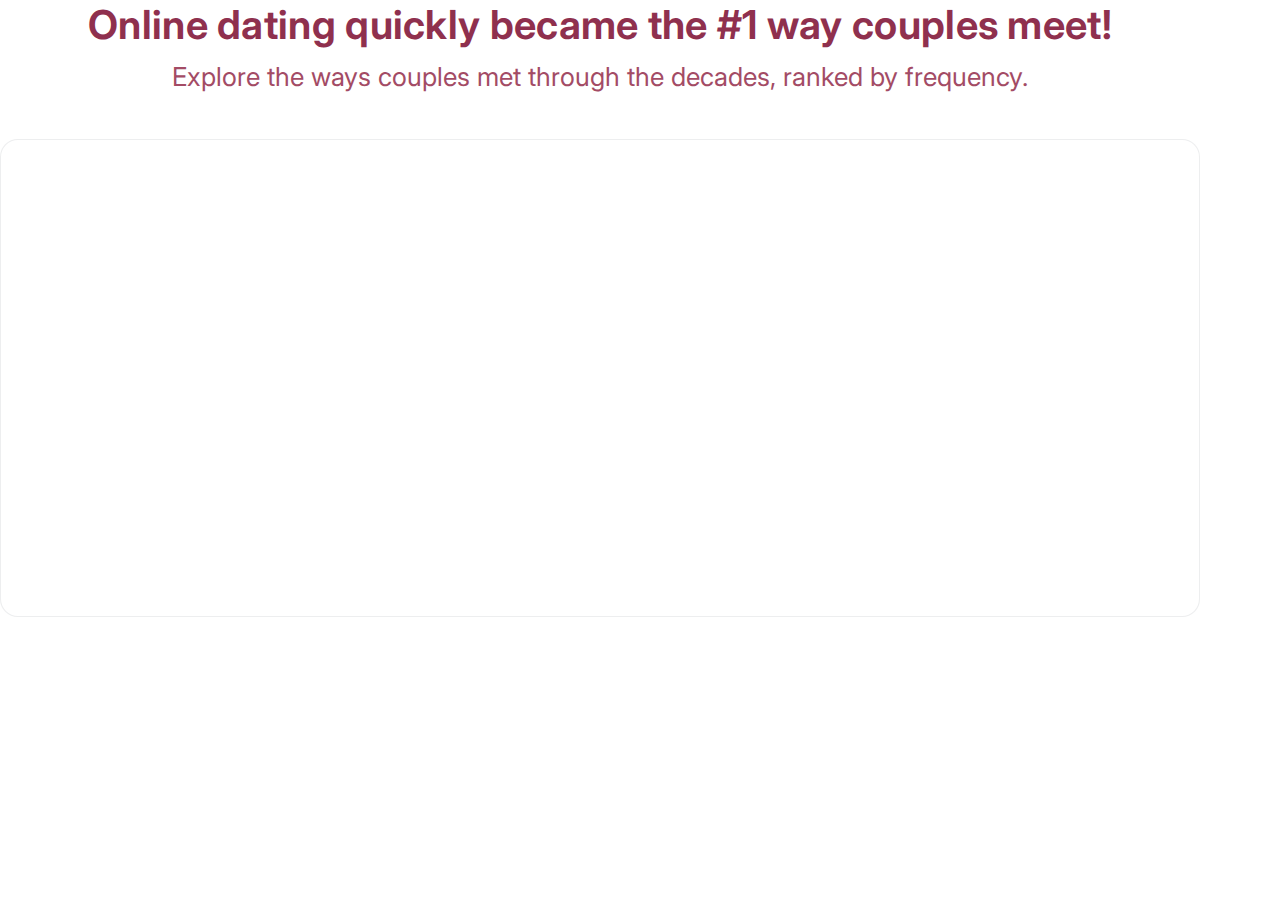
<file: viz/rankedmeetingmethods.html>
<!DOCTYPE html>
<html lang="en">
<head>
<meta charset="utf-8">
<meta name="viewport" content="width=device-width, initial-scale=1" />
<link href="https://fonts.googleapis.com/css2?family=Inter:wght@400;500;600&display=swap" rel="stylesheet">
<script src="https://d3js.org/d3.v7.min.js"></script>

<style>
:root{
  --ink:#8f304e;
    --muted:#a34b65;
    --grid:#e5e7eb;
  }

/* Card will control the outer size; we just fill it */
html, body {
    margin: 0;
    padding: 0;
    height: 100%;
  font-family: "Inter", system-ui, -apple-system, Segoe UI, Roboto, sans-serif;
    -webkit-font-smoothing: antialiased;
    -moz-osx-font-smoothing: grayscale;
  }

/* This wrapper fills the card and scales the viz-root uniformly */
.viz-scale-wrapper{
    width: 100%;
  height: 100%;
  position: relative;
  overflow: visible; /* Changed from hidden to visible to prevent clipping */
}

/* Base logical size of the viz (in px). Everything inside scales together. */
/* Aspect ratio matches card: 1600/910 = 1.758241758... */
.viz-root{
  width: 1200px;
  height: 682.5px; /* 1200 / (1600/910) = 682.5 to match exact card aspect ratio */
  transform-origin: center center;
    display: flex;
    flex-direction: column;
  gap: 16px;
  box-sizing: border-box;
  color: var(--ink);
  }

/* Intro text at the top */
  .intro{
    text-align: center;
    display: flex;
    flex-direction: column;
    gap: 6px;
  }

  .intro h2{
    margin: 0;
  font-size: 40px; /* Increased from 34px */
    font-weight: 650;
    letter-spacing: 0.3px;
  white-space: nowrap; /* Prevent wrapping */
  }

  .intro p{
    margin: 0;
  font-size: 26px; /* Increased from 22px */
    line-height: 1.7;
    color: var(--muted);
  }

/* Chart area: white card with border and rounded corners */
.chart-area{
  height: 70%; /* Fixed percentage of card height instead of flex auto */
  position: relative;
  background: #ffffff;
  border-radius: 18px;
  border: 1px solid rgba(31,41,55,0.08);
  padding: 10px 20px 10px 20px;
  box-sizing: border-box;
  transition: padding 0.2s ease;
}

/* Reduced left padding when Harvard data is shown, increased right padding for method labels */
.chart-area.harvard-visible {
  padding: 10px 50px 10px 00px; /* Reduced left padding, minimal right padding for method labels like "School/College" */
}

/* SVG fills chart area; viewBox keeps aspect and lets it scale */
svg{
  width: 100%;
  height: 100%;
  display: block;
    overflow: visible;
  }

/* Axes styles */
  .axis path, .axis line{
    stroke: var(--grid);
  }
  .axis text{
    fill: var(--muted);
  font-size: 14px;
  }

  .y-axis-label{
  font-size: 14px !important;
  }

/* Legend area above the chart */
.legend-wrap{
    display: flex;
  flex-direction: column;
  align-items: center;
  gap: 8px;
  margin-bottom: 8px; /* Small margin between legend and chart */
}

/* Harvard note at bottom */
.harvard-note {
  text-align: center;
  margin-top: 4px;
  margin-bottom: 0;
  }

/* Reduce gap in viz-root when Harvard note is visible to prevent overflow */
.viz-root:has(#harvard-note[style*="block"]) {
    gap: 8px;
}

.harvard-note p {
  margin: 0;
  font-size: 21px;
  color: var(--muted);
  font-weight: bold;
}

  .legend{
    display: flex;
    flex-wrap: wrap;
  gap: 10px 18px;
    align-items: center;
  }

/* Legend pill buttons */
  button.legend-item{
    display: inline-flex;
    align-items: center;
    gap: 8px;
    padding: 6px 12px;
  border-radius: 999px;
    border: 1px solid var(--grid);
    background: #fff;
    white-space: nowrap;
    cursor: pointer;
    font: inherit;
    color: var(--ink);
  font-size: 16px;
  transition: background 0.2s ease, color 0.2s ease,
              border-color 0.2s ease, transform 0.2s ease,
              box-shadow 0.2s ease;
  }

  button.legend-item:hover{
    transform: translateY(-1px);
    box-shadow: 0 3px 12px rgba(15, 23, 42, 0.12);
  }

  button.legend-item:focus-visible{
    outline: 2px solid var(--ink);
    outline-offset: 2px;
  }

  button.legend-item.active{
    background: var(--ink);
    color: #fff;
    border-color: var(--ink);
  }

  button.legend-item.active .legend-label{
    color: #fff;
  }

  button.legend-item.active .swatch{
    border-color: rgba(255, 255, 255, 0.6);
  }

  .swatch{
    width: 14px;
    height: 14px;
    border-radius: 3px;
    border: 1px solid rgba(0,0,0,.08);
    flex: 0 0 14px;
  }

  .legend-label{
  font-size: 16px;
    color: var(--ink);
  }

  /* Tooltip */
  .tooltip {
    position: absolute;
    background: var(--ink);
    color: white;
    padding: 8px 12px;
    border-radius: 6px;
  font-size: 15px;
    font-weight: 500;
    pointer-events: none;
    opacity: 0;
    transition: opacity 0.2s;
  z-index: 5;
    box-shadow: 0 4px 12px rgba(0,0,0,0.15);
    white-space: nowrap;
  }

  .tooltip.show {
    opacity: 1;
  }
</style>
</head>
<body>

<!-- This whole thing goes inside your card with locked aspect ratio -->
<div class="viz-scale-wrapper">
  <div class="viz-root">
    <div class="intro">
      <h2>Online dating quickly became the #1 way couples meet!</h2>
      <p>Explore the ways couples met through the decades, ranked by frequency.</p>
    </div>

    <!-- Legend with toggles above the chart -->
    <div class="legend-wrap" aria-label="Meeting method legend">
      <div id="legend" class="legend"></div>
    </div>

    <!-- Chart (bars + white background) lives here -->
    <div class="chart-area" id="main-chart-area">
      <svg id="chart" role="img" aria-label="How couples met by decade"></svg>
      <div class="tooltip" id="tooltip"></div>
    </div>

    <!-- Harvard note at bottom -->
    <div class="harvard-note" id="harvard-note" style="display: none;">
      <p>At Harvard, meeting through mutual friends or college-related events are still more popular.</p>
    </div>
    </div>
  </div>

<script>
// ---- UNIFORM SCALING FOR THE WHOLE VIZ ------------------------------------
// Aspect ratio matches card: 1600/910 = 1.758241758...
const BASE_WIDTH = 1200;
const BASE_HEIGHT = 682.5; // 1200 / (1600/910) = 682.5 to match exact card aspect ratio
const wrapper = document.querySelector(".viz-scale-wrapper");
const root = document.querySelector(".viz-root");

function resizeViz(){
  if (!wrapper || !root) return;
  const rect = wrapper.getBoundingClientRect();
  // Scale to fill width, ensuring we don't exceed height
  // This ensures the visualization spans the full width of the card
  const scaleX = rect.width / BASE_WIDTH;
  const scaleY = rect.height / BASE_HEIGHT;
  const scale = Math.min(scaleX, scaleY);
  
  // Position absolutely and center
  root.style.position = 'absolute';
  root.style.left = '50%';
  root.style.top = '50%';
  root.style.transform = `translate(-50%, -50%) scale(${scale})`;
  root.style.transformOrigin = 'center center';
}

// Resize on load + whenever parent card changes size
if (typeof ResizeObserver !== "undefined") {
  const ro = new ResizeObserver(resizeViz);
  ro.observe(wrapper);
} else {
  window.addEventListener("resize", resizeViz);
}
resizeViz();

// ---- D3 CHART -------------------------------------------------------------
d3.csv("../data/rankedmeetingmethods.csv").then(raw => {
  raw.forEach(d => d.frequency = +d.frequency);
  let filtered = raw.filter(d => d.meeting_method !== "Other/Unspecified");

  const decadeOrder = ["1950s","1960s","1970s","1980s","1990s","2000s","2010s","2020s"];
  filtered = filtered.filter(d => decadeOrder.includes(d.decade_met));

  const decades = Array.from(new Set(filtered.map(d => d.decade_met)))
    .sort((a,b)=> decadeOrder.indexOf(a) - decadeOrder.indexOf(b));

  const methods = Array.from(new Set(filtered.map(d => d.meeting_method)));
  
  // Create color mapping BEFORE reordering to preserve original colors
  const originalColorScale = d3.scaleOrdinal()
    .domain(methods)
    .range(d3.schemeTableau10);
  const colorMap = {};
  methods.forEach(method => {
    colorMap[method] = originalColorScale(method);
  });
  
  // Reorder methods: Online first, Friends second, Work third, then the rest
  const methodOrder = ["Online", "Friends", "Work"];
  methods.sort((a, b) => {
    const aIndex = methodOrder.indexOf(a);
    const bIndex = methodOrder.indexOf(b);
    
    // If both are in the priority list, sort by their order
    if (aIndex !== -1 && bIndex !== -1) {
      return aIndex - bIndex;
    }
    // If only a is in the priority list, it comes first
    if (aIndex !== -1) return -1;
    // If only b is in the priority list, it comes first
    if (bIndex !== -1) return 1;
    // If neither is in the priority list, maintain original order
    return 0;
  });

  // Totals by decade
  const totalsByDecade = {};
  decades.forEach(dec => {
    totalsByDecade[dec] = d3.sum(
      filtered.filter(d => d.decade_met === dec),
      d => d.frequency
    );
  });

  // Percentage table (long->wide)
  const percentageData = methods.map(m => {
    const row = { Method: m };
    decades.forEach(dec => {
      if (m === "Online" && (dec === "1960s" || dec === "1970s")) {
        row[dec] = 0;
      } else {
        const rec = filtered.find(d => d.decade_met === dec && d.meeting_method === m);
        const freq = rec ? rec.frequency : 0;
        if (dec === "2020s") {
          row[dec] = freq;
        } else {
        const total = totalsByDecade[dec] || 1;
        row[dec] = (freq / total) * 100;
        }
      }
    });
    return row;
  });

  // Use the color mapping to preserve original colors regardless of order
  const color = (method) => colorMap[method] || d3.schemeTableau10[0];

  // Base chart dimensions INSIDE the chart-area (logical units)
  const chartArea = document.querySelector(".chart-area");
  const svgNode = document.getElementById("chart");

  let margin = { top: 40, right: 48, bottom: 30, left: 64 };
  const originalMargin = { top: 40, right: 48, bottom: 30, left: 64 };
  const harvardMargin = { top: 40, right: 48, bottom: 30, left: 40 }; // Reduced left margin for Harvard
  const rankCount = methods.length;

  // Logical width/height based on our base size
  const innerLogicalWidth = BASE_WIDTH - margin.left - margin.right - 64;  // minus chart-area padding
  const innerLogicalHeight = 320; // Reduced from 360 to make graph height smaller relative to heading

  const width = innerLogicalWidth;
  const height = innerLogicalHeight;

  // Ensure viewBox includes space for y-axis label on the left (add extra padding for "Rank" label)
  const labelPadding = 20; // Extra space for "Rank" label
  const svg = d3.select(svgNode)
    .attr("viewBox", `${-labelPadding} 0 ${width + margin.left + margin.right + labelPadding} ${height + margin.top + margin.bottom}`)
    .attr("preserveAspectRatio", "xMidYMid meet");

  const g = svg.append("g")
    .attr("transform", `translate(${margin.left},${margin.top})`);

  // Scales - include Harvard column when visible
  let chartDecades = decades;
  let harvardVisible = false;
  
  // Bar width multiplier - reduced to 0.75 of original (3 * 0.75 = 2.25)
  let barWidthMultiplier = 2.25;
  
  const x = d3.scaleBand()
    .domain(chartDecades)
    .range([0, width])
    .padding(0.2);

  // Adjust y scale to add padding at top and bottom for equal spacing
  // This ensures rank 1 has the same space above it as other ranks
  const yPadding = 12; // Padding at top and bottom
  const y = d3.scaleLinear()
    .domain([1, rankCount])
    .range([yPadding, height - yPadding]);

  const barHeight = 24; // Keep original bar height
  const barPadding = 6; // Keep original bar padding

  // Axes
  const xAxis = d3.axisTop(x);
  g.append("g")
    .attr("class", "axis x-axis")
    .attr("transform", `translate(0,-16)`)
    .call(xAxis)
    .selectAll("text")
    .style("font-size", "16px")
    .style("font-weight", "bold");

  // Y-axis aligned with first column (x=0 in g coordinate system)
  const yAxisG = g.append("g")
    .attr("class", "axis y-axis")
    .attr("transform", `translate(0,0)`)
    .call(
      d3.axisLeft(
        d3.scaleLinear().domain([1, rankCount]).range([yPadding, height - yPadding])
      ).ticks(rankCount).tickFormat(d3.format("d"))
    );

  // Rank label positioned to the left of y-axis, within viewBox
  yAxisG.append("text")
    .attr("class", "label y-axis-label")
    .attr("fill", "var(--muted)")
    .attr("x", -8)
    .attr("y", -28)
    .attr("text-anchor", "end")
    .text("Rank");

  // Gridlines
  g.selectAll(".rank-grid")
    .data(d3.range(1, rankCount + 1))
    .enter()
    .append("line")
    .attr("class", "rank-grid")
    .attr("x1", 0)
    .attr("x2", width)
    .attr("y1", d => y(d) + (barHeight + barPadding)/2)
    .attr("y2", d => y(d) + (barHeight + barPadding)/2)
    .attr("stroke", "#eef1f5")
    .attr("stroke-width", 1);

  const tooltip = d3.select("#tooltip");
  const methodPoints = new Map();
  let originalMethodPoints = null; // Store original methodPoints before Harvard view
  let labelData = []; // Store label data to draw after connection lines
  
  // Function to map method names for display
  function getDisplayName(method) {
    if (method === "Friends") return "Friends";
    if (method === "Religious/Volunteer") return "Religious";
    return method;
  }

  // Draw bars per decade
  decades.forEach(decade => {
    const values = percentageData
      .map(d => ({ method: d.Method, value: d[decade] }))
      .sort((a, b) => d3.descending(a.value, b.value))
      .map((d, i) => ({ ...d, rank: i + 1 }));

    const col = g.append("g")
      .attr("transform", `translate(${x(decade)},0)`)
      .attr("data-decade", decade);

    const colWidth = x.bandwidth();

    // Hover areas
    col.selectAll("rect.hover-area")
      .data(values)
      .enter()
      .append("rect")
      .attr("class", "hover-area")
      .attr("x", 0)
      .attr("y", d => y(d.rank) - barHeight/2)
      .attr("width", d => {
        if (d.value < 15) return (15/100) * colWidth * barWidthMultiplier;
        return (d.value/100) * colWidth * barWidthMultiplier;
      })
      .attr("height", barHeight)
      .attr("fill", "transparent")
      .attr("pointer-events", "all")
      .on("mouseover", function(event, d) {
        const methodName = getDisplayName(d.method);
        const connector = d.method === "Online" ? " " : " through ";
        tooltip
          .html(`<strong>${d.value.toFixed(1)}%</strong> of couples met${connector}${methodName}`)
          .classed("show", true);
      })
      .on("mousemove", function(event, d) {
        const barY = y(d.rank);
        const barX = x(decade);
        const svgRect = svgNode.getBoundingClientRect();

        // Left edge of the bar in screen coordinates
        const tooltipX = svgRect.left + margin.left + barX;
        // Top of the bar in screen coordinates: barY is center, so top is barY - barHeight/2
        const barTopY = svgRect.top + margin.top + barY - barHeight/2;
        // Bottom of the bar in screen coordinates (for fallback positioning)
        const barBottomY = svgRect.top + margin.top + barY + barHeight/2;

        const tooltipNode = tooltip.node();
        tooltip.style("left", "0px").style("top", "0px");
        const tooltipRect = tooltipNode.getBoundingClientRect();
        const tooltipWidth = tooltipRect.width || 200;
        const tooltipHeight = tooltipRect.height || 40;
        
        // Start with left-aligned position
        let left = tooltipX;
        // Position tooltip above the bar (10px gap)
        let top = barTopY - t
</file>
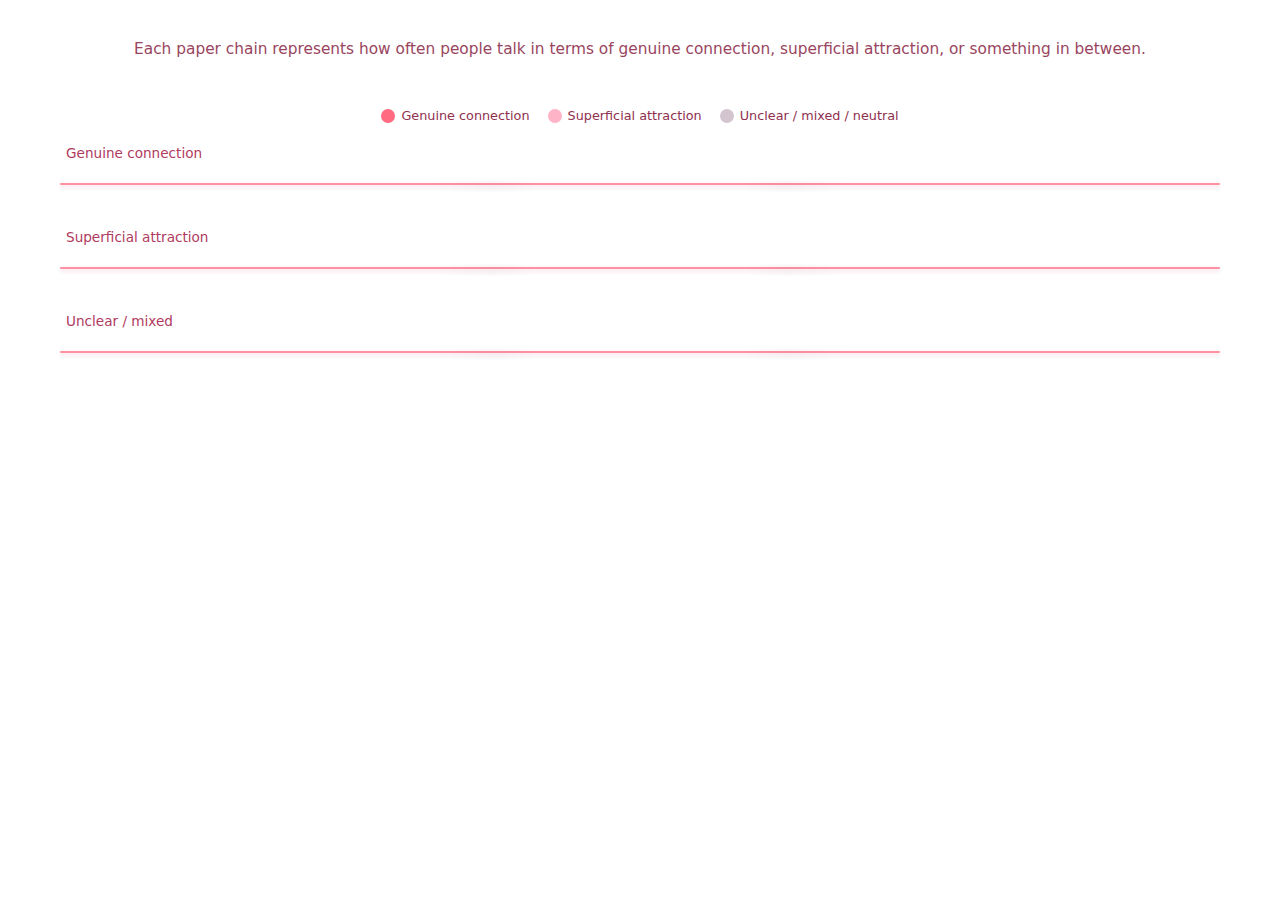
<file: viz/three_lines_of_love_combined.html>
<!DOCTYPE html>
<html lang="en">
<head>
  <meta charset="UTF-8" />
  <title>Three Lines of Love – OkCupid Essays</title>
  <style>
* {
  box-sizing: border-box;
  margin: 0;
  padding: 0;
}

body {
  min-height: 100vh;
  font-family: system-ui, -apple-system, BlinkMacSystemFont, "Poppins", "Segoe UI", sans-serif;
  color: #8f304e;
}

.page-wrap {
  max-width: 1200px;
  margin: 0 auto;
  padding: 40px 20px 40px;
}

header h1 {
  font-size: 2.4rem;
  letter-spacing: 0.12em;
  text-transform: uppercase;
  color: #c9184a;
  text-align: center;
  margin-bottom: 4px;
}

.subtitle {
  text-align: center;
  font-size: 0.96rem;
  color: #8f304e;
  opacity: 0.9;
  margin-bottom: 50px;
}

.legend {
  display: flex;
  justify-content: center;
  gap: 18px;
  margin-bottom: 22px;
  font-size: 0.8rem;
  color: #8f304e;
}

.legend-item {
  display: inline-flex;
  align-items: center;
  gap: 6px;
}

.legend-swatch {
  width: 14px;
  height: 14px;
  border-radius: 999px;
}

.legend-swatch.connection {
  background: #ff6b81;
}

.legend-swatch.superficial {
  background: #ffb3c6;
}

.legend-swatch.unclear {
  background: #d3c4cf;
}

.line-block {
  margin-bottom: 34px;
  position: relative;
}

.line-label {
  font-size: 0.85rem;
  color: #b03a5d;
  margin-left: 6px;
  margin-bottom: 6px;
}

.clothesline {
  position: relative;
  padding-top: 16px;
}

.line {
  position: relative;
  height: 2px;
  background: #ff8fa3;
  border-radius: 999px;
  box-shadow: 0 2px 4px rgba(201, 24, 74, 0.18);
}

.line::after {
  content: "";
  position: absolute;
  left: 5%;
  right: 5%;
  top: -3px;
  height: 12px;
  background:
    radial-gradient(circle at 0 0, transparent 60%, rgba(0,0,0,0.02) 64%, transparent 70%),
    radial-gradient(circle at 100% 0, transparent 60%, rgba(0,0,0,0.02) 64%, transparent 70%);
  pointer-events: none;
}

.chain-container {
  position: relative;
  display: flex;
  justify-content: flex-start;
  align-items: flex-start;
  gap: 8px;
  padding-top: 10px;
}

/* CSS-drawn paper people */
.paper-person {
  position: relative;
  width: 40px;
  height: 70px;
  transform-origin: top center;
  animation: sway 4.2s ease-in-out infinite;
}

.paper-person:nth-child(2n) {
  animation-duration: 4.8s;
}
.paper-person:nth-child(3n) {
  animation-duration: 5.3s;
  animation-delay: 0.2s;
}

@keyframes sway {
  0% { transform: rotate(0deg); }
  25% { transform: rotate(3deg); }
  50% { transform: rotate(0deg); }
  75% { transform: rotate(-3deg); }
  100% { transform: rotate(0deg); }
}

.paper-person::before {
  content: "";
  position: absolute;
  top: -12px;
  left: 50%;
  transform: translateX(-50%);
  width: 9px;
  height: 10px;
  border-radius: 3px;
  box-shadow: 0 2px 4px rgba(201, 24, 74, 0.25);
}

.paper-person.connection::before {
  background: #ff6b81;
}
.paper-person.superficial::before {
  background: #ffb3c6;
}
.paper-person.unclear::before {
  background: #d3c4cf;
}

.head {
  position: absolute;
  top: 0;
  left: 50%;
  transform: translateX(-50%);
  width: 16px;
  height: 16px;
  background: #ffffff;
  border-radius: 50%;
  box-shadow: 0 2px 4px rgba(147, 84, 104, 0.14);
}

.body {
  position: absolute;
  top: 14px;
  left: 50%;
  transform: translateX(-50%);
  width: 28px;
  height: 32px;
  background: #ffffff;
  border-radius: 12px 12px 10px 10px;
  box-shadow: 0 3px 6px rgba(147, 84, 104, 0.16);
}

.arms {
  position: absolute;
  top: 22px;
  left: 50%;
  transform: translateX(-50%);
  width: 46px;
  height: 10px;
  display: flex;
  justify-content: space-between;
  align-items: center;
}

.arm {
  width: 16px;
  height: 4px;
  background: #ffffff;
  border-radius: 6px;
  box-shadow: 0 2px 4px rgba(147, 84, 104, 0.12);
}

.legs {
  position: absolute;
  bottom: 0;
  left: 50%;
  transform: translateX(-50%);
  width: 22px;
  height: 16px;
  display: flex;
  justify-content: space-between;
  align-items: flex-end;
}

.leg {
  width: 7px;
  height: 14px;
  background: #ffffff;
  border-radius: 0 0 8px 8px;
  box-shadow: 0 2px 4px rgba(147, 84, 104, 0.14);
}

.paper-person:hover {
  animation-play-state: paused;
  transform: translateY(-2px);
}

/* Popup anchored by chain */
.popup {
  position: absolute;
  max-width: 360px;
  padding: 12px 12px 10px;
  background: rgba(255, 240, 243, 0.98);
  border-radius: 16px;
  box-shadow: 0 18px 40px rgba(201, 24, 74, 0.3);
  border: 1px solid rgba(255, 179, 198, 0.9);
  font-size: 0.8rem;
  color: #8f304e;
  opacity: 0;
  pointer-events: none;
  /* changed from translate(-50%, ...) so we can clamp cleanly */
  transform: translate(0, 6px) scale(0.9);
  transition: opacity 0.22s ease, transform 0.22s ease, top 0.22s ease, left 0.22s ease;
  z-index: 40;
}

.popup.visible {
  opacity: 1;
  pointer-events: all;
  transform: translate(0, 0) scale(1);
}

.popup h2 {
  margin: 0 0 4px;
  font-size: 1rem;
  background: linear-gradient(90deg, #ff6b81, #c9184a);
  -webkit-background-clip: text;
  background-clip: text;
  -webkit-text-fill-color: transparent;
}

#popup-meta {
  margin: 0 0 6px;
  font-size: 0.78rem;
  color: #8f304e;
}

#popup-examples {
  max-height: 150px;
  overflow-y: auto;
}

.popup-example {
  margin: 0 0 4px;
  padding: 4px 6px;
  border-radius: 8px;
  background: #ffe6eb;
  font-size: 0.73rem;
}

#popup-close {
  position: absolute;
  top: 4px;
  right: 8px;
  background: none;
  border: none;
  color: #c9184a;
  font-size: 1rem;
  cursor: pointer;
}

.hidden {
  display: none;
}

@media (max-width: 768px) {
  .page-wrap {
    padding: 16px 10px 28px;
  }
  header h1 {
    font-size: 1.9rem;
  }
}
  </style>

  <script src="https://d3js.org/d3.v7.min.js"></script>
</head>
<body>
  <div class="page-wrap">
    <header>
      <p class="subtitle">
        Each paper chain represents how often people talk in terms of genuine connection, superficial attraction, or something in between.
      </p>
    </header>

    <main>
      <section class="legend">
        <div class="legend-item">
          <span class="legend-swatch connection"></span>
          <span>Genuine connection</span>
        </div>
        <div class="legend-item">
          <span class="legend-swatch superficial"></span>
          <span>Superficial attraction</span>
        </div>
        <div class="legend-item">
          <span class="legend-swatch unclear"></span>
          <span>Unclear / mixed / neutral</span>
        </div>
      </section>

      <section id="lines">
        <div class="line-block" data-category="connection">
          <div class="line-label">Genuine connection</div>
          <div class="clothesline">
            <div class="line"></div>
            <div class="chain-container" id="chain-connection"></div>
          </div>
        </div>

        <div class="line-block" data-category="superficial">
          <div class="line-label">Superficial attraction</div>
          <div class="clothesline">
            <div class="line"></div>
            <div class="chain-container" id="chain-superficial"></div>
          </div>
        </div>

        <div class="line-block" data-category="unclear">
          <div class="line-label">Unclear / mixed</div>
          <div class="clothesline">
            <div class="line"></div>
            <div class="chain-container" id="chain-unclear"></div>
          </div>
        </div>
      </section>
    </main>

    <div id="popup" class="popup hidden">
      <button id="popup-close" aria-label="Close">×</button>
      <h2 id="popup-title"></h2>
      <p id="popup-meta"></p>
      <div id="popup-examples"></div>
    </div>
  </div>

  <script>
const DATA_PATH = "../data/essays.csv";
const ESSAY_COLUMN = "essay9";

const CONNECTION_WORDS = [
  "connection","connect","connected","bond","intimate","intimacy","relationship",
  "relationships","partner","partners","love","loving","care","caring","kind",
  "kindness","compassion","empathy","empathic","understanding","understand",
  "trust","honest","honesty","open","openness","vulnerable","vulnerability",
  "respect","loyal","loyalty","support","supportive","listen","listening",
  "communicate","communication","conversation","conversations","affection",
  "together","togetherness","emotional","emotionally","deep","deeper","meaningful"
];

const SUPERFICIAL_WORDS = [
  "hot","sexy","sex","sexx","attractive","attraction","cute","gorgeous",
  "beautiful","pretty","handsome","hottie","looks","appearance","body",
  "fit","toned","muscular","sixpack","skinny","busty","curvy","model",
  "height","tall","short","blonde","brunette","tattoos","style","stylish",
  "fashion","dressed","dress","rich","money","wealthy","status","fame",
  "famous","celebrity","car","bmw","mercedes","audi","lambo"
];

const MAX_EXAMPLES_PER_CAT = 6;

function cleanText(raw) {
  if (!raw) return "";
  return raw
    .replace(/<br\s*\/?>/gi, " ")
    .replace(/[\r\n]+/g, " ")
    .replace(/[^a-zA-Z\s']/g, " ")
    .toLowerCase()
    .replace(/\s+/g, " ")
    .trim();
}

function tokenize(text) {
  if (!text) return [];
  return text.split(/\s+/).filter(Boolean);
}

function countMatches(tokens, vocab) {
  const set = new Set(vocab);
  let count = 0;
  for (const t of tokens) {
    if (set.has(t)) count++;
  }
  return count;
}

function classifyEssays(rows) {
  const summary = {
    connection: { count: 0, examples: [] },
    superficial: { count: 0, examples: [] },
    unclear: { count: 0, examples: [] }
  };

  rows.forEach(row => {
    const raw = row[ESSAY_COLUMN];
    if (!raw || !raw.trim()) return;

    const cleaned = cleanText(raw);
    if (!cleaned) return;

    const tokens = tokenize(cleaned);
    const connCount = countMatches(tokens, CONNECTION_WORDS);
    const supCount = countMatches(tokens, SUPERFICIAL_WORDS);

    let cat = "unclear";
    if (connCount === 0 && supCount === 0) {
      cat = "unclear";
    } else if (connCount > 0 && supCount === 0) {
      cat = "connection";
    } else if (supCount > 0 && connCount === 0) {
      cat = "superficial";
    } else {
      cat = "unclear";
    }

    summary[cat].count += 1;

    if (summary[cat].examples.length < MAX_EXAMPLES_PER_CAT) {
      const snippet = cleaned.length > 220 ? cleaned.slice(0, 220) + "..." : cleaned;
      summary[cat].examples.push(snippet);
    }
  });

  return summary;
}

function computeChainLengths(summary) {
  const counts = [
    summary.connection.count,
    summary.superficial.count,
    summary.unclear.count
  ];
  const maxCount = Math.max(...counts);

  const lengths = {};
  if (maxCount === 0) {
    lengths.connection = lengths.superficial = lengths.unclear = 0;
    return lengths;
  }

  function scale(count) {
    if (count === 0) return 0;
    const minPeople = 3;
    const maxPeople = 22;
    return Math.round(minPeople + (count / maxCount) * (maxPeople - minPeople));
  }

  lengths.connection = scale(summary.connection.count);
  lengths.superficial = scale(summary.superficial.count);
  lengths.unclear = scale(summary.unclear.count);

  return lengths;
}

function createPaperPerson(category) {
  const person = document.createElement("div");
  person.className = `paper-person ${category}`;

  const head = document.createElement("div");
  head.className = "head";

  const body = document.createElement("div");
  body.className = "body";

  const arms = document.createElement("div");
  arms.className = "arms";
  const armLeft = document.createElement("div");
  armLeft.className = "arm left";
  const armRight = document.createElement("div");
  armRight.className = "arm right";
  arms.appendChild(armLeft);
  arms.appendChild(armRight);

  const legs = document.createElement("div");
  legs.className = "legs";
  const leg1 = document.createElement("div");
  leg1.className = "leg";
  const leg2 = document.createElement("div");
  leg2.className = "leg";
  legs.appendChild(leg1);
  legs.appendChild(leg2);

  person.appendChild(head);
  person.appendChild(body);
  person.appendChild(arms);
  person.appendChild(legs);

  return person;
}

const popupEl = document.getElementById("popup");
const popupTitleEl = document.getElementById("popup-title");
const popupMetaEl = document.getElementById("popup-meta");
const popupExamplesEl = document.getElementById("popup-examples");
const popupCloseBtn = document.getElementById("popup-close");

function hidePopup() {
  popupEl.classList.remove("visible");
  popupEl.classList.add("hidden");
}

popupCloseBtn.addEventListener("click", e => {
  e.stopPropagation();
  hidePopup();
});

function showPopup(category, summary, anchorElement) {
  // Fill content first
  let title = "";
  if (category === "connection") title = "Genuine connection";
  if (category === "superficial") title = "Superficial attraction";
  if (category === "unclear") title = "Unclear / mixed";

  const metaCount = summary[category].count;
  popupTitleEl.textContent = title;
  popupMetaEl.textContent =
    metaCount === 1
      ? "1 essay in this category."
      : `${metaCount.toLocaleString()} essays in this category.`;

  popupExamplesEl.innerHTML = "";
  if (summary[category].examples.length) {
    summary[category].examples.forEach(snip => {
      const p = document.createElement("p");
      p.className = "popup-example";
      p.textContent = snip;
      popupExamplesEl.appendChild(p);
    });
  } else {
    const p = document.createElement("p");
    p.className = "popup-example";
    p.textContent = "No sample snippets stored for this category.";
    popupExamplesEl.appendChild(p);
  }

  // Make popup visible so we can measure it
  popupEl.classList.remove("hidden");
  popupEl.classList.add("visible");

  // Reset position for clean measurement
  popupEl.style.left = "0px";
  popupEl.style.top = "0px";

  const containerRect = document.querySelector(".page-wrap").getBoundingClientRect();
  const anchorRect = anchorElement.getBoundingClientRect();
  const popupRect = popupEl.getBoundingClientRect();

  const padding = 12; // inner margin from page-wrap edges

  // Try to put popup below the chain, horizontally centered over it
  let left =
    anchorRect.left - containerRect.left +
    anchorRect.width / 2 -
    popupRect.width / 2;

  let top = anchorRect.bottom - containerRect.top + 8;

  // Clamp horizontally to stay inside .page-wrap
  const minLeft = padding;
  const maxLeft = containerRect.width - padding - popupRect.width;
  left = Math.min(Math.max(left, minLeft), maxLeft);

  // If placing below would go off the bottom, try above
  const maxTop = containerRect.height - padding - popupRect.height;
  if (top > maxTop) {
    top = anchorRect.top - containerRect.top - popupRect.height - 8;
  }

  // Clamp vertically
  const minTop = padding;
  top = Math.min(Math.max(top, minTop), maxTop);

  popupEl.style.left = `${left}px`;
  popupEl.style.top = `${top}px`;
}

function buildVisualization(summary) {
  const lengths = computeChainLengths(summary);

  const config = [
    { cat: "connection", id: "chain-connection" },
    { cat: "superficial", id: "chain-superficial" },
    { cat: "unclear", id: "chain-unclear" }
  ];

  config.forEach(({ cat, id }) => {
    const container = document.getElementById(id);
    container.innerHTML = "";

    const length = lengths[cat] || 0;
    for (let i = 0; i < length; i++) {
      container.appendChild(createPaperPerson(cat));
    }

    const lineBlock = container.closest(".line-block");
    if (lineBlock) {
      lineBlock.addEventListener("click", e => {
        e.stopPropagation();
        showPopup(cat, summary, container);
      });
    }
  });

  document.body.addEventListener("click", e => {
    const withinPopup = popupEl.contains(e.target);
    const isChain =
      e.target.classList.contains("paper-person") ||
      e.target.closest(".line-block");
    if (!withinPopup && !isChain) {
      hidePopup();
    }
  });
}

d3.csv(DATA_PATH).then(rows => {
  const summary = classifyEssays(rows);
  buildVisualization(summary);
});
  </script>
</body>
</html>
</file>
<file: scrolly/scrolly.css>
.global-heart-layer {
  position: fixed;
  inset: 0;
  pointer-events: none;
  z-index: 90;
  overflow: visible;
}

.falling-heart {
  position: absolute;
  top: -60px;
  width: var(--hsize, 22px);
  height: calc(var(--hsize, 22px) * 0.85);
  transform-origin: center;
  opacity: 0;
  animation: heart-fall 2.8s ease-out forwards;
}

.falling-heart svg {
  width: 100%;
  height: 100%;
  display: block;
}

@keyframes heart-fall {
  0% {
    transform: translate3d(0, 0, 0) scale(var(--hscale-start, 0.5)) rotate(0deg);
    opacity: 0;
  }
  12% {
    opacity: 0.8;
  }
  100% {
    transform: translate3d(var(--h-drift, 0px), var(--h-fall, 80vh), 0) scale(var(--hscale, 1)) rotate(var(--hrot, 0deg));
    opacity: 0;
  }
}
:root {
  --ink:#8f304e;
  --muted:#a34b65;
  --grid:#f3d7de;
  --bg:#edbacb;
  --card:#ffeeee;
  --shadow:0 10px 30px rgba(255,107,129,0.12);
  --progress:#fff5f7;
  --progress-active:#ffffff;
}

@font-face {
  font-family: 'ValentineCute';
  src: url("../Valentine Cute.ttf") format("truetype");
  font-weight: normal;
  font-style: normal;
}

* {
  box-sizing: border-box;
}

html {
  scroll-behavior: smooth;
}

body {
  margin: 0;
  font-family: "Inter", system-ui, -apple-system, Segoe UI, Roboto, sans-serif;
  color: var(--ink);
  background: var(--bg);
  font-size: clamp(14px, 1.8vw + 1vh, 20px);
}

body.scroll-locked {
  overflow: hidden;
  height: 100vh;
  position: fixed;
  width: 100%;
}



.screens {
  width: 100%;
}

.screen {
  width: calc(100vw - 120px);
  height: calc(100vh - 40px);
  margin: 20px auto;
  padding: clamp(50px, 120px, 12vh) clamp(50px, 12vw, 200px);
  display: flex;
  flex-direction: column;
  justify-content: center;
  gap: 28px;
  position: relative;
  box-sizing: border-box;
}

.screen::after {
  content: "";
  position: absolute;
  /* Maintain aspect ratio: MacBook Pro 14" full screen ratio ~1.758:1 (1600/910) */
  aspect-ratio: 1600 / 910;
  /* Card size calculation - ALL cards use same dimensions:
     - Width: smaller of (viewport width - 6vw padding) OR (viewport height - 80px, scaled by aspect ratio)
     - This ensures card fits both width and height constraints while maintaining aspect ratio
     - 6vw = 3vw padding on each side (wider cards)
     - Aspect ratio 1600/910 = ~1.758 */
  width: min(calc(100vw - 6vw), calc(100vh - 80px) * 1.758);
  max-width: calc(100vw - 6vw);
  max-height: calc(100vh - 80px);
  left: 50%;
  top: 50%;
  transform: translate(-50%, -50%);
  border-radius: 32px;
  border: 1px solid rgba(255,107,129,0.08);
  box-shadow: var(--shadow);
  background: linear-gradient(135deg, rgba(255,255,255,0.72), rgba(255,244,249,0.9));
  z-index: -1;
}

.screen.viz-screen {
  padding: clamp(50px, 20px, 12vh) clamp(50px, 12vw, 200px);
  width: calc(100vw - 120px);
  height: calc(100vh - 40px);
  margin: 20px auto;
  overflow: visible;
}

.screen.viz-screen::after {
  /* EXACTLY same dimensions as regular screens - no differences */
  aspect-ratio: 1600 / 910;
  width: min(calc(100vw - 6vw), calc(100vh - 80px) * 1.758);
  max-width: calc(100vw - 6vw);
  max-height: calc(100vh - 80px);
  left: 50%;
  top: 50%;
  transform: translate(-50%, -50%);
  border-radius: 32px;
  border: 1px solid rgba(255,107,129,0.08);
  box-shadow: var(--shadow);
  background: linear-gradient(135deg, rgba(255,255,255,0.72), rgba(255,244,249,0.9));
  z-index: -1;
}

.hero {
  position: relative;
  align-items: center;
  text-align: center;
}

.hero-icon-wrap {
  position: absolute;
  pointer-events: none;
}

.hero-icon {
  width: min(18vw, 18vh);
  height: auto;
  max-width: min(18vw, 18vh);
}

.hero-heart {
  top: 10%;
  left: 3%;
}

.hero-icon-heart {
  transform: rotate(5deg);
}

.hero-bow-left {
  top: 70%;
  left: 5%;
}

.hero-icon-bow-left {
  transform: rotate(18deg);
}

.hero-bow-right {
  top: 7%;
  right: 4%;
}

.hero-icon-bow-right {
  transform: rotate(-18deg);
}

.hero-stamp {
  position: absolute;
  right: 10%;
  bottom: 12%;
  pointer-events: none;
}

.hero-stamp-img {
  width: min(16vw, 16vh);
  height: auto;
  max-width: min(16vw, 16vh);
  transform: rotate(-8deg);
}

.hero-content {
  max-width: 980px;
  margin: 0 auto;
  padding: 40px 48px;
  text-align: center;
}

.hero h1 {
  margin: 0 auto -10px;
  font-size: clamp(2.8rem, min(6vw, 6vh * 1.758), 5.2rem);
  letter-spacing: 2px;
  font-family: 'ValentineCute', "Inter", system-ui, -apple-system, BlinkMacSystemFont, "Segoe UI", sans-serif;
}

.hero-subtitle {
  margin: 0;
  font-size: clamp(1.2rem, min(2.4vw, 2.4vh * 1.758), 1.9rem);
  font-weight: 500;
  color: #8f304e;
}

.hero-cta {
  margin-top: 28px;
  padding: 14px 36px;
  border-radius: 999px;
  border: none;
  background: linear-gradient(135deg, #8f304e, #8f304e);
  color: #fff;
  font-size: clamp(14px, 1.6vw + 0.8vh, 18px);
  font-weight: 600;
  letter-spacing: 0.4px;
  cursor: pointer;
  transition: transform 0.2s ease, opacity 0.2s ease;
  position: relative;
  overflow: visible;
}

.hero-cta:hover,
.hero-cta:focus-visible {
  transform: translateY(-2px);
  opacity: 0.92;
  outline: none;
}

.hero-cta:active {
  transform: translateY(0);
  opacity: 1;
}

.story-content {
  display: grid;
  grid-template-columns: repeat(auto-fit, minmax(260px, 1fr));
  gap: 40px;
  align-items: center;
}

.story-figure {
  margin: 0;
  justify-self: center;
  position: relative;
}

.story-figure img {
  max-width: min(960px, 100%);
  border-radius: 20px;
  display: block;
  transition: transform 0.45s ease, box-shadow 0.45s ease;
  transform-origin: center;
}

.story-figure img.tilt-on-hover:hover {
  transform: rotate3d(1, 1, 0, 20deg);
}

.story-figure.has-overlay img.tilt-on-hover {
  pointer-events: none;
}

.story-figure.has-overlay img.tilt-on-hover:hover {
  transform: none;
}

.story-figure .overlay-image {
  position: absolute;
  top: 0;
  left: 0;
  width: 100%;
  height: 100%;
  max-width: min(960px, 100%);
  object-fit: cover;
  border-radius: 20px;
  box-shadow: var(--shadow);
  transform: rotate(8deg);
  opacity: 0;
  transition: opacity 1.2s ease-in-out, transform 0.45s ease;
  z-index: 1;
  pointer-events: none;
}

.story-figure .overlay-image.show {
  opacity: 1;
  animation: dissolveIn 0.6s ease-in-out;
  pointer-events: auto;
}

.story-figure .overlay-image.show:hover {
  transform: rotate(8deg) rotate3d(1, 1, 0, 20deg);
}

@keyframes dissolveIn {
  0% {
    opacity: 0;
    filter: blur(4px);
  }
  100% {
    opacity: 1;
    filter: blur(0);
  }
}

/* Gamification section - remove padding to allow full scaling */
.screen[data-title="Gamification"] {
  padding: 0;
  display: flex;
  align-items: center;
  justify-content: center;
}

/* Gamification section scaling wrapper */
.gamification-scale-wrapper {
  width: 100%;
  height: 100%;
  position: relative;
  overflow: visible;
}

.gamification-root {
  width: 1200px;
  height: 682.5px; /* 1200 / (1600/910) = 682.5 to match exact card aspect ratio */
  transform-origin: center center;
  display: flex;
  flex-direction: column;
  justify-content: center;
  align-items: center;
  box-sizing: border-box;
  color: var(--ink);
  padding: 100px 0; /* Wider top and bottom margins that scale proportionally */
}

.gamification-root .text-block {
  max-width: 900px;
  margin: 0;
  display: flex;
  flex-direction: column;
  gap: 20px; /* Increased gap to prevent overlap */
  width: 100%;
  /* Reserve space for all three quotes to prevent layout shift */
  min-height: 0;
}

/* Reserve space for all blockquotes upfront */
.gamification-root blockquote {
  min-height: 0;
  /* Each blockquote needs space for heading + bubble container */
  /* Heading: ~18px, Bubble: ~60-80px, Gap: 5px = ~100px per quote */
  /* With 3 quotes + gaps between them = ~340px total */
}

/* Scale down fonts in Gamification section */
.gamification-root .text-block h2 {
  font-size: clamp(1.5rem, 2.4vw + 1vh, 2rem); /* Reduced from clamp(1.9rem, 3.0vw + 1.3vh, 2.5rem) */
}

.gamification-root .quote-heading {
  font-size: clamp(11px, 1.3vw + 0.65vh, 15px); /* Slightly larger */
  margin-bottom: 3px; /* Reduced from 4px */
}

.gamification-root blockquote {
  font-size: clamp(11px, 1.3vw + 0.65vh, 15px); /* Slightly larger */
  gap: 5px; /* Reduced from 6px */
  padding-left: 50px; /* Further reduced from 60px */
  margin-bottom: 0; /* Ensure no extra margin */
}

.gamification-root blockquote::before {
  width: 38px; /* Slightly larger */
  height: 38px; /* Slightly larger */
  background: #ffffff; /* Higher contrast white background instead of var(--card) */
  border: 2px solid var(--ink); /* Add border for more contrast */
  box-shadow: 0 2px 6px rgba(143, 48, 78, 0.15); /* Add subtle shadow for depth */
  background-image: url("data:image/svg+xml,%3Csvg xmlns='http://www.w3.org/2000/svg' viewBox='0 0 24 24' fill='%23a34b65'%3E%3Cpath d='M12 12c2.21 0 4-1.79 4-4s-1.79-4-4-4-4 1.79-4 4 1.79 4 4 4zm0 2c-2.67 0-8 1.34-8 4v2h16v-2c0-2.66-5.33-4-8-4z'/%3E%3C/svg%3E");
  background-size: 60%;
  background-repeat: no-repeat;
  background-position: center;
}

.gamification-root .speech-bubble {
  padding: 9px 13px 16px 13px; /* Slightly larger padding */
  border-radius: 13px; /* Slightly larger */
}

.gamification-root .speech-bubble-container {
  min-height: 0; /* Remove fixed height */
  height: auto; /* Auto height to fit content */
  margin-top: 2px; /* Reduced from 3px */
}

.gamification-root .speech-bubble {
  padding: 10px 14px; /* Reduced padding to hug text */
  border-radius: 13px; /* Slightly larger */
  height: auto; /* Auto height to fit content */
  display: flex;
  align-items: center; /* Center vertically */
  min-height: 0; /* Remove min height */
}

.gamification-root .quote-text {
  font-size: clamp(15px, 1.9vw + 0.95vh, 21px); /* Larger font to fill 2 lines, bottom aligned */
  line-height: 1.4; /* Tighter line height to fit 2 lines */
  margin: 0;
}

.text-block {
  max-width: 900px;
  margin: 0 auto;
  display: flex;
  flex-direction: column;
  gap: 18px;
}

.text-block h2 {
  margin: 0;
  font-size: clamp(1.9rem, 3.0vw + 1.3vh, 2.5rem);
  font-weight: 650;
  letter-spacing: 0.4px;
}

.text-block p {
  margin: 0;
  line-height: 1.8;
  font-size: clamp(16px, 2vw + 1vh, 22px);
  color: var(--muted);
}

.deck {
  margin: 0;
  font-size: clamp(14px, min(1.8vw, 1.8vh * 1.758), 24px);
  line-height: 1.85;
}

.deck-highlight {
  font-size: clamp(16px, min(2.2vw, 2.2vh * 1.758), 28px);
  font-weight: 700;
  color: var(--ink);
  display: inline-block;
}

.quote-heading {
  font-weight: 600;
  margin-bottom: 6px;
  font-size: clamp(14px, 1.8vw + 0.9vh, 20px);
  font-style: normal;
}

blockquote {
  margin: 0;
  padding-left: 70px;
  padding-right: 0;
  border-left: none;
  font-style: italic;
  color: var(--muted);
  font-size: clamp(14px, 1.8vw + 0.9vh, 20px);
  position: relative;
  display: flex;
  flex-direction: column;
  gap: 8px;
  width: 100%;
}

blockquote::before {
  content: "";
  position: absolute;
  left: 0;
  top: 0;
  width: 50px;
  height: 50px;
  background: var(--card);
  border-radius: 50%;
  background-image: url("data:image/svg+xml,%3Csvg xmlns='http://www.w3.org/2000/svg' viewBox='0 0 24 24' fill='%23a34b65'%3E%3Cpath d='M12 12c2.21 0 4-1.79 4-4s-1.79-4-4-4-4 1.79-4 4 1.79 4 4 4zm0 2c-2.67 0-8 1.34-8 4v2h16v-2c0-2.66-5.33-4-8-4z'/%3E%3C/svg%3E");
  background-size: 60%;
  background-repeat: no-repeat;
  background-position: center;
  flex-shrink: 0;
}

blockquote p {
  font-size: clamp(14px, 1.8vw + 0.9vh, 20px);
}

.speech-bubble-container {
  position: relative;
  margin-top: 4px;
  min-height: 100px;
  height: 100px;
  opacity: 0;
  transition: opacity 0.3s ease-in;
}

.speech-bubble-container.visible,
blockquote.quote-visible .speech-bubble-container {
  opacity: 1;
}

.speech-bubble {
  position: relative;
  background: #f3d7de;
  border-radius: 18px;
  padding: 12px 16px 22px 16px;
  width: 100%;
  max-width: 100%;
  min-height: 100px;
  height: 100px;
  box-shadow: 0 2px 8px rgba(255, 107, 129, 0.1);
  overflow: hidden;
  display: flex;
  align-items: flex-start;
}

.speech-bubble::before {
  content: "";
  position: absolute;
  left: -8px;
  top: 20px;
  width: 0;
  height: 0;
  border-top: 8px solid transparent;
  border-bottom: 8px solid transparent;
  border-right: 8px solid #f3d7de;
}

blockquote.quote-right {
  padding-left: 0;
  padding-right: 0;
  align-items: flex-end;
}

blockquote.quote-right::before {
  left: auto;
  right: -60px;
  position: absolute;
}

blockquote.quote-right .quote-heading {
  text-align: right;
  position: relative;
  padding-right: 10px;
  width: calc(100% - 70px);
  margin-left: 70px;
}

/* Speech bubble container and bubble should align to the right */
blockquote.quote-right .speech-bubble-container {
  align-self: flex-end;
  width: calc(100% - 70px);
  margin-left: 70px;
}

/* Right-aligned bubble should appear all at once, no transition */
blockquote.quote-right .speech-bubble {
  transition: none;
  background: #ffffff;
}

blockquote.quote-right .speech-bubble::before {
  left: auto;
  right: -8px;
  border-right: none;
  border-left: 8px solid #e8c4d0;
  border-top: 8px solid transparent;
  border-bottom: 8px solid transparent;
}

blockquote:not(.quote-visible) {
  opacity: 0;
  transition: opacity 0.5s ease-in;
}

blockquote.quote-visible {
  opacity: 1;
}

.quote-text {
  margin: 0;
  font-size: clamp(14px, 1.8vw + 0.9vh, 20px);
  font-style: italic;
  color: var(--muted);
  line-height: 1.5;
  word-wrap: break-word;
  white-space: pre-wrap;
  width: 100%;
}

.viz-placeholder {
  display: flex;
  justify-content: center;
  align-items: center;
  width: 100%;
  flex: 1 1 auto;
  min-height: 0;
  padding: 48px 60px;
  text-align: center;
  color: var(--muted);
  font-size: clamp(16px, 2vw + 1vh, 22px);
  line-height: 1.7;
  border-radius: 18px;
  border: 1px solid rgba(255,107,129,0.12);
  box-shadow: var(--shadow);
  background: var(--card);
}

.viz-embed {
  flex: 1 1 auto;
  width: min(100%, 1200px);
  height: 100%;
  max-height: 100%;
  border: 0;
  align-self: stretch;
  overflow: visible;
}

.viz-placeholder {
  padding: 48px 60px;
  text-align: center;
  color: var(--muted);
  font-size: clamp(16px, 2vw + 1vh, 22px);
  line-height: 1.7;
}

.progress {
  position: fixed;
  top: 50%;
  /* Position close to the right edge of the window/viewport */
  right: clamp(12px, 2vw, 32px);
  transform: translateY(-50%);
  z-index: 10000; /* Very high z-index to ensure it's always on top of cards */
  opacity: 1;
  transition: opacity 0.3s ease, transform 0.3s ease;
  max-height: 100vh; /* Allow full viewport height */
  height: auto; /* Let height adjust to content */
  overflow: visible; /* Changed from hidden to visible to prevent clipping */
}

.progress.is-hidden {
  opacity: 0;
  pointer-events: none;
  transform: translateY(-50%) translateX(10px);
}

.progress-list {
  list-style: none;
  margin: 0;
  padding: 0;
  position: relative;
  display: flex;
  flex-direction: column;
  justify-content: center;
  align-items: center;
  height: 100%;
}

.progress-list::before {
  display: none;
}

.progress-item {
  margin: 0;
  /* Spacing will be calculated dynamically via JavaScript */
}

.progress-item button {
  border: none;
  background: none;
  padding: 0;
  width: 28px;
  height: 28px;
  display: flex;
  align-items: center;
  justify-content: center;
  cursor: pointer;
  position: relative;
  transition: transform 0.2s ease;
}

.progress-item button:hover,
.progress-item button:focus-visible {
  outline: none;
  transform: scale(1.05);
}

.progress-dot {
  display: block;
  width: 14px;
  height: 14px;
  background: transparent;
  background-image: url("data:image/svg+xml,%3Csvg xmlns='http://www.w3.org/2000/svg' viewBox='0 0 24 24'%3E%3Cpath fill='%23ffeeee' d='M12 21.35l-1.45-1.32C5.4 15.36 2 12.28 2 8.5 2 5.42 4.42 3 7.5 3c1.74 0 3.41.81 4.5 2.09C13.09 3.81 14.76 3 16.5 3 19.58 3 22 5.42 22 8.5c0 3.78-3.4 6.86-8.55 11.54L12 21.35z'/%3E%3C/svg%3E");
  background-size: cover;
  background-repeat: no-repeat;
  background-position: center;
  transition: transform 0.25s ease, background-image 0.25s ease, filter 0.25s ease;
  border: none;
  border-radius: 0;
}

.progress-item.active .progress-dot {
  background: transparent;
  background-image: url("data:image/svg+xml,%3Csvg xmlns='http://www.w3.org/2000/svg' viewBox='0 0 24 24'%3E%3Cpath fill='%23ffffff' d='M12 21.35l-1.45-1.32C5.4 15.36 2 12.28 2 8.5 2 5.42 4.42 3 7.5 3c1.74 0 3.41.81 4.5 2.09C13.09 3.81 14.76 3 16.5 3 19.58 3 22 5.42 22 8.5c0 3.78-3.4 6.86-8.55 11.54L12 21.35z'/%3E%3C/svg%3E");
  background-size: cover;
  background-repeat: no-repeat;
  background-position: center;
  transform: scale(1.6);
  filter: drop-shadow(0 0 4px rgba(255,255,255,0.8)) drop-shadow(0 0 8px rgba(255,245,247,0.6));
  border-radius: 0;
}

.progress-item.active button {
  color: var(--ink);
  font-weight: 600;
}

.page-footer {
  text-align: center;
  padding: 30px 20px 50px;
  color: var(--muted);
  font-size: clamp(12px, 1.4vw + 0.7vh, 16px);
}

.page-footer small {
  font-size: clamp(12px, 1.4vw + 0.7vh, 16px);
}

/* Harvard Data Button - Bottom Left Corner */
.harvard-data-button {
  position: fixed;
  bottom: 20px;
  left: 20px;
  display: none; /* Hidden by default, shown only on Meeting Methods section */
  align-items: center;
  gap: 10px;
  padding: 12px 20px;
  background: #ffffff;
  border: 1px solid rgba(143, 48, 78, 0.2);
  border-radius: 8px;
  font-family: "Inter", system-ui, -apple-system, Segoe UI, Roboto, sans-serif;
  font-size: 14px;
  font-weight: 500;
  color: var(--ink);
  cursor: pointer;
  z-index: 1000;
  box-shadow: 0 2px 8px rgba(0, 0, 0, 0.1);
  transition: all 0.2s ease;
}

.harvard-data-button.show {
  display: flex;
}

.harvard-data-button:hover {
  background: rgba(255, 255, 255, 0.95);
  border-color: var(--ink);
  box-shadow: 0 4px 12px rgba(0, 0, 0, 0.15);
  transform: translateY(-1px);
}

.harvard-data-button:active {
  transform: translateY(0);
}

.harvard-logo {
  width: 20px;
  height: 20px;
  object-fit: contain;
}

@media (max-width: 1024px) {
  .screen {
    width: calc(100vw - 120px);
    height: calc(100vh - 40px);
    margin: 20px auto;
    padding: clamp(50px, 100px, 12vh) clamp(50px, 8vw, 200px);
  }

  .screen::after {
    width: min(calc(100vw - 5vw), calc(100vh - 60px) * 1.758);
    max-width: calc(100vw - 5vw);
    max-height: calc(100vh - 60px);
    left: 50%;
    top: 50%;
    transform: translate(-50%, -50%);
  }

  .progress {
    /* Position close to the right edge of the window on tablet sizes */
    right: clamp(12px, 2vw, 32px);
    z-index: 10000;
  }
}

@media (max-width: 768px) {
  .screen {
    width: calc(100vw - 120px);
    height: calc(100vh - 40px);
    margin: 20px auto;
    padding: clamp(50px, 90px, 12vh) clamp(50px, 20px, 200px);
    gap: 24px;
  }

  .screen::after {
    width: min(calc(100vw - 32px), calc(100vh - 48px) * 1.758);
    max-width: calc(100vw - 32px);
    max-height: calc(100vh - 48px);
    left: 50%;
    top: 50%;
    transform: translate(-50%, -50%);
    border-radius: 24px;
  }

  .progress {
    position: fixed;
    top: auto;
    bottom: 24px;
    right: 50%;
    transform: translateX(50%);
    background: rgba(255,244,249,0.85);
    border-radius: 999px;
    padding: 12px 20px;
    box-shadow: var(--shadow);
    z-index: 10000; /* Ensure it's always on top on mobile too */
  }

  .progress-list {
    display: flex;
    gap: 14px;
    padding: 0;
  }

  .progress-list::before {
    display: none;
  }

  .progress-item {
    margin: 0;
  }

  .progress-item button {
    width: 26px;
    height: 26px;
  }

  .progress-dot {
    transform: scale(1);
    margin: 0;
  }
}
</file>
